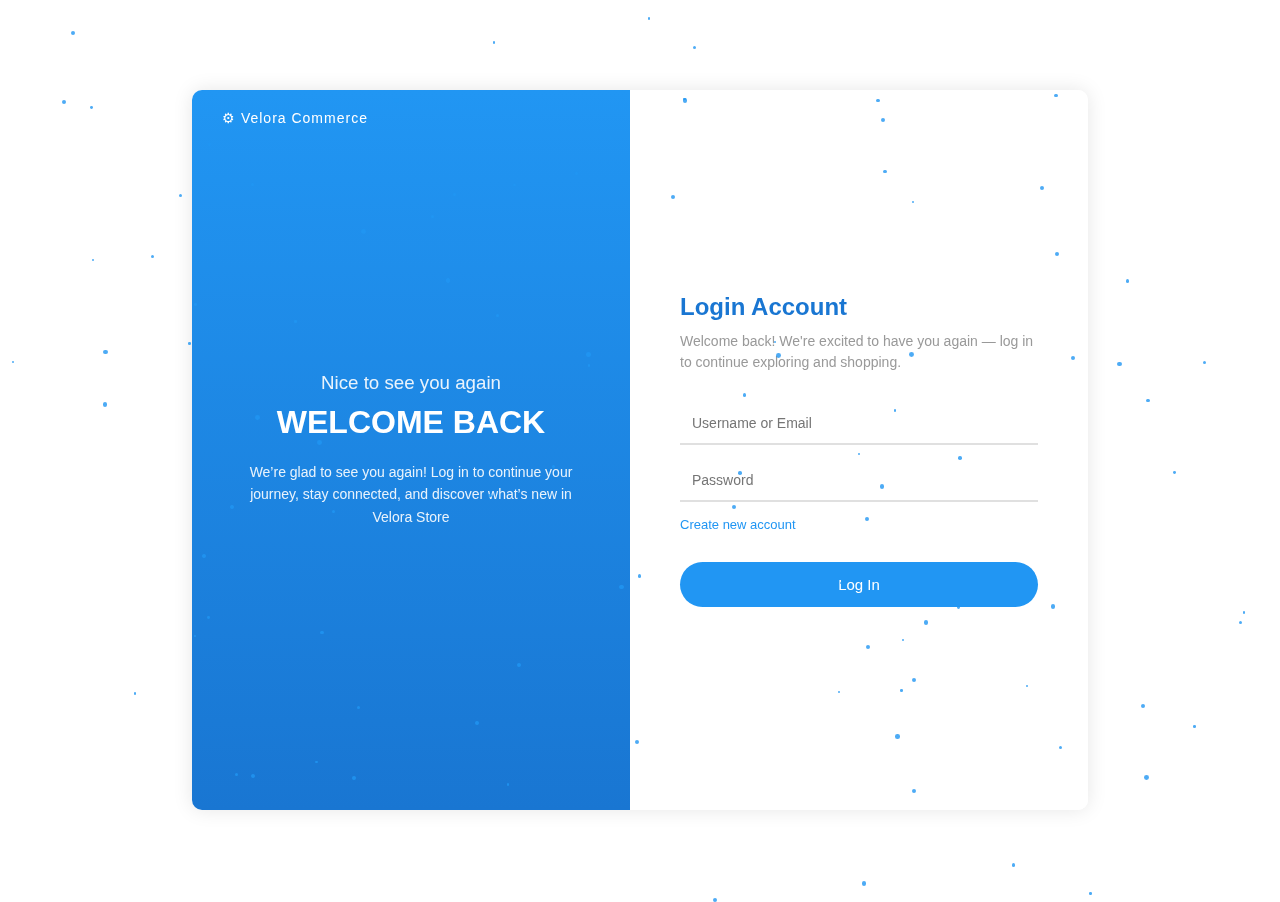
<file: index.html>
<!DOCTYPE html>
<html lang="en">
<head>
  <meta charset="UTF-8" />
  <meta name="viewport" content="width=device-width, initial-scale=1.0" />
  <title> Velora | Login / Signup </title>
    <link rel="icon" type="image/png" href="img/Velora-logo-transparent.png">
<style>
* {
  margin: 0;
  padding: 0;
  box-sizing: border-box;
  font-family: 'Poppins', sans-serif;
}

body {
  height: 100vh;
  display: flex;
  align-items: center;
  justify-content: center;
  background: #ffffff;
  overflow: hidden;
}

.container {
  width: 70%;
  height: 80vh;
  perspective: 1000px;
}

.card {
  width: 100%;
  height: 100%;
  position: relative;
  transform-style: preserve-3d;
  transition: transform 0.8s ease;
  border-radius: 10px;
  box-shadow: 0 0 20px rgba(0,0,0,0.1);
}

.card.flipped {
  transform: rotateY(180deg);
}

.panel {
  position: absolute;
  width: 100%;
  height: 100%;
  backface-visibility: hidden;
  display: flex;
  background: #fff;
  border-radius: 10px;
  overflow: hidden;
}

.left-panel {
  flex: 1;
  background: linear-gradient(180deg, #2196f3, #1976d2);
  color: #fff;
  padding: 60px 40px;
  display: flex;
  flex-direction: column;
  justify-content: center;
  text-align: center;
  position: relative;
}

.left-panel::before {
  content: "";
  position: absolute;
  inset: 0;
  background: url('https://www.transparenttextures.com/patterns/cubes.png');
  opacity: 0.1;
}

.logo {
  position: absolute;
  top: 20px;
  left: 30px;
  font-size: 14px;
  letter-spacing: 1px;
}

.left-panel h3 {
  font-weight: 400;
  margin-bottom: 10px;
  opacity: 0.9;
}

.left-panel h1 {
  font-size: 32px;
  margin-bottom: 20px;
}

.left-panel p {
  font-size: 14px;
  line-height: 1.6;
  opacity: 0.9;
}

.right-panel {
  flex: 1;
  padding: 60px 50px;
  display: flex;
  flex-direction: column;
  justify-content: center;
}

.right-panel h2 {
  color: #1976d2;
  margin-bottom: 10px;
}

.right-panel p {
  color: #999;
  font-size: 14px;
  margin-bottom: 30px;
  line-height: 1.5;
}

form input {
  width: 100%;
  padding: 12px;
  margin-bottom: 15px;
  border: none;
  border-bottom: 2px solid #e0e0e0;
  font-size: 14px;
  transition: 0.3s;
}

form input:focus {
  outline: none;
  border-bottom-color: #2196f3;
}

.options {
  display: flex;
  justify-content: space-between;
  align-items: center;
  font-size: 13px;
  margin-bottom: 30px;
}

.options a {
  text-decoration: none;
  color: #2196f3;
  cursor: pointer;
}

button {
  width: 100%;
  padding: 14px;
  border: none;
  background: #2196f3;
  color: #fff;
  font-size: 15px;
  border-radius: 25px;
  cursor: pointer;
  transition: 0.3s;
}

button:hover {
  background: #1976d2;
}

.back {
  transform: rotateY(180deg);
}

.fade-out {
  opacity: 0;
  transition: opacity 0.7s ease;
}

/* stars */
.star {
  position: absolute;
  background: #2196f3;
  border-radius: 50%;
  opacity: 0.8;
  animation: twinkle 2s infinite ease-in-out alternate;
}

@keyframes twinkle {
  from { opacity: 0.2; transform: scale(0.8); }
  to { opacity: 1; transform: scale(1.2); }
}

/* ==========================
 ========= RESPONSIVE =======
========================== */

/* 💻 Tablets */
@media (max-width: 992px) {
  .container {
    width: 85%;
    height: 85vh;
  }

  .left-panel h1 {
    font-size: 26px;
  }

  .right-panel {
    padding: 40px;
  }

  form input {
    font-size: 13px;
  }

  button {
    padding: 12px;
  }
}

/* 📱 Phones */
@media (max-width: 768px) {
  body {
    overflow-y: auto;
  }

  .container {
    width: 95%;
    height: auto;
  }

  .card {
    min-height: 720px;
    transform-style: preserve-3d;
  }

  /* Panels become vertical */
  .panel {
    flex-direction: column;
  }

  .left-panel, .right-panel {
    flex: none;
    width: 100%;
    height: auto;
    padding: 35px 25px;
    text-align: center;
  }

  .left-panel h1 {
    font-size: 22px;
  }

  .logo {
    left: 50%;
    transform: translateX(-50%);
  }
}

/* 📱 small phones (Galaxy / iPhone mini) */
@media (max-width: 480px) {
  .left-panel h1 {
    font-size: 18px;
  }

  .left-panel p, .right-panel p {
    font-size: 12px;
  }

  button {
    font-size: 14px;
    padding: 12px;
  }

  form input {
    font-size: 12px;
  }
}
</style>
</head>

<body>
  <div class="container">
    <div class="card" id="card">
      
      <!-- واجهة تسجيل الدخول -->
      <div class="panel front">
        <div class="left-panel">
          <div class="logo">⚙ Velora Commerce</div>
          <h3>Nice to see you again</h3>
          <h1>WELCOME BACK</h1>
          <p>We’re glad to see you again! Log in to continue your journey, stay connected, and discover what’s new in Velora Store</p>
        </div>

        <div class="right-panel">
          <h2>Login Account</h2>
          <p>Welcome back! We're excited to have you again — log in to continue exploring and shopping.</p>
          <form id="loginForm">
            <input type="text" id="loginUser" placeholder="Username or Email" required />
            <input type="password" id="loginPass" placeholder="Password" required />
            <div class="options">
              <a id="toSignup">Create new account</a>
            </div>
            <button type="submit">Log In</button>
          </form>
        </div>
      </div>

      <!-- واجهة إنشاء الحساب -->
      <div class="panel back">
        <div class="left-panel">
          <div class="logo">⚙ Velora Commerce</div>
          <h3>Join Our Store</h3>
          <h1>CREATE ACCOUNT</h1>
          <p>Sign up to access your personalized shopping experience, exclusive offers, and more!</p>
        </div>

        <div class="right-panel">
          <h2>Create Account</h2>
          <p>Join Velora today and start exploring amazing deals and products made just for you.</p>
          <form id="signupForm">
            <input type="text" id="signupUser" placeholder="Username" required />
            <input type="email" id="signupEmail" placeholder="Email" required />
            <input type="password" id="signupPass" placeholder="Password (8-15 word)" required />
            <div class="options">
              <a id="toLogin">Already a member? Log in</a>
            </div>
            <button type="submit">Sign Up</button>
          </form>
        </div>
      </div>
    </div>
  </div>

  <script>
    const card = document.getElementById('card');
    const toSignup = document.getElementById('toSignup');
    const toLogin = document.getElementById('toLogin');
    const signupForm = document.getElementById('signupForm');
    const loginForm = document.getElementById('loginForm');

    toSignup.addEventListener('click', () => card.classList.add('flipped'));
    toLogin.addEventListener('click', () => card.classList.remove('flipped'));

    signupForm.addEventListener('submit', (e) => {
      e.preventDefault();

      const username = document.getElementById('signupUser').value.trim();
      const email = document.getElementById('signupEmail').value.trim().toLowerCase();
      const password = document.getElementById('signupPass').value.trim();

      const passRegex = /^[A-Za-z0-9]{8,15}$/;

      const emailRegex = /^[A-Za-z0-9._%+-]+@[A-Za-z0-9.-]+\.[A-Za-z]{2,}$/;

      if (!username || !email || !password) {
        alert("Please fill in all fields!");
        return;
      }

      if (!emailRegex.test(email)) {
        alert("الرجاء إدخال إيميل صحيح مثل: name@gmail.com");
        return;
      }

      if (!passRegex.test(password)) {
        alert("كلمة المرور يجب أن تكون أرقام فقط وطولها بين 8 و15 رقمًا.");
        return;
      }

      const users = JSON.parse(localStorage.getItem('users')) || [];
      const exists = users.find(u => u.username === username || u.email === email);

      if (exists) {
        alert("User already exists!");
        return;
      }

      users.push({ username, email, password });
      localStorage.setItem('users', JSON.stringify(users));

      alert("Account created successfully! Please login.");
      signupForm.reset();
      card.classList.remove('flipped');
    });

    // تسجيل الدخول
    loginForm.addEventListener('submit', (e) => {
      e.preventDefault();

      const username = document.getElementById('loginUser').value.trim().toLowerCase();
      const password = document.getElementById('loginPass').value.trim();

      const users = JSON.parse(localStorage.getItem('users')) || [];

      const validUser = users.find(u =>
        (u.username.toLowerCase() === username || u.email === username) && u.password === password
      );

      if (validUser) {
        card.classList.add('fade-out');
        setTimeout(() => {
          window.location.href = "home.html";
        }, 700);
      } else {
        alert("Invalid username or password!");
      }
    });

    const starCount = 100;
    for (let i = 0; i < starCount; i++) {
      const star = document.createElement('div');
      star.classList.add('star');
      const size = Math.random() * 3 + 2 + 'px';
      star.style.width = size;
      star.style.height = size;
      star.style.top = Math.random() * 100 + '%';
      star.style.left = Math.random() * 100 + '%';
      star.style.animationDelay = Math.random() * 5 + 's';
      document.body.appendChild(star);
    }
  </script>
</body>
</html>
</file>
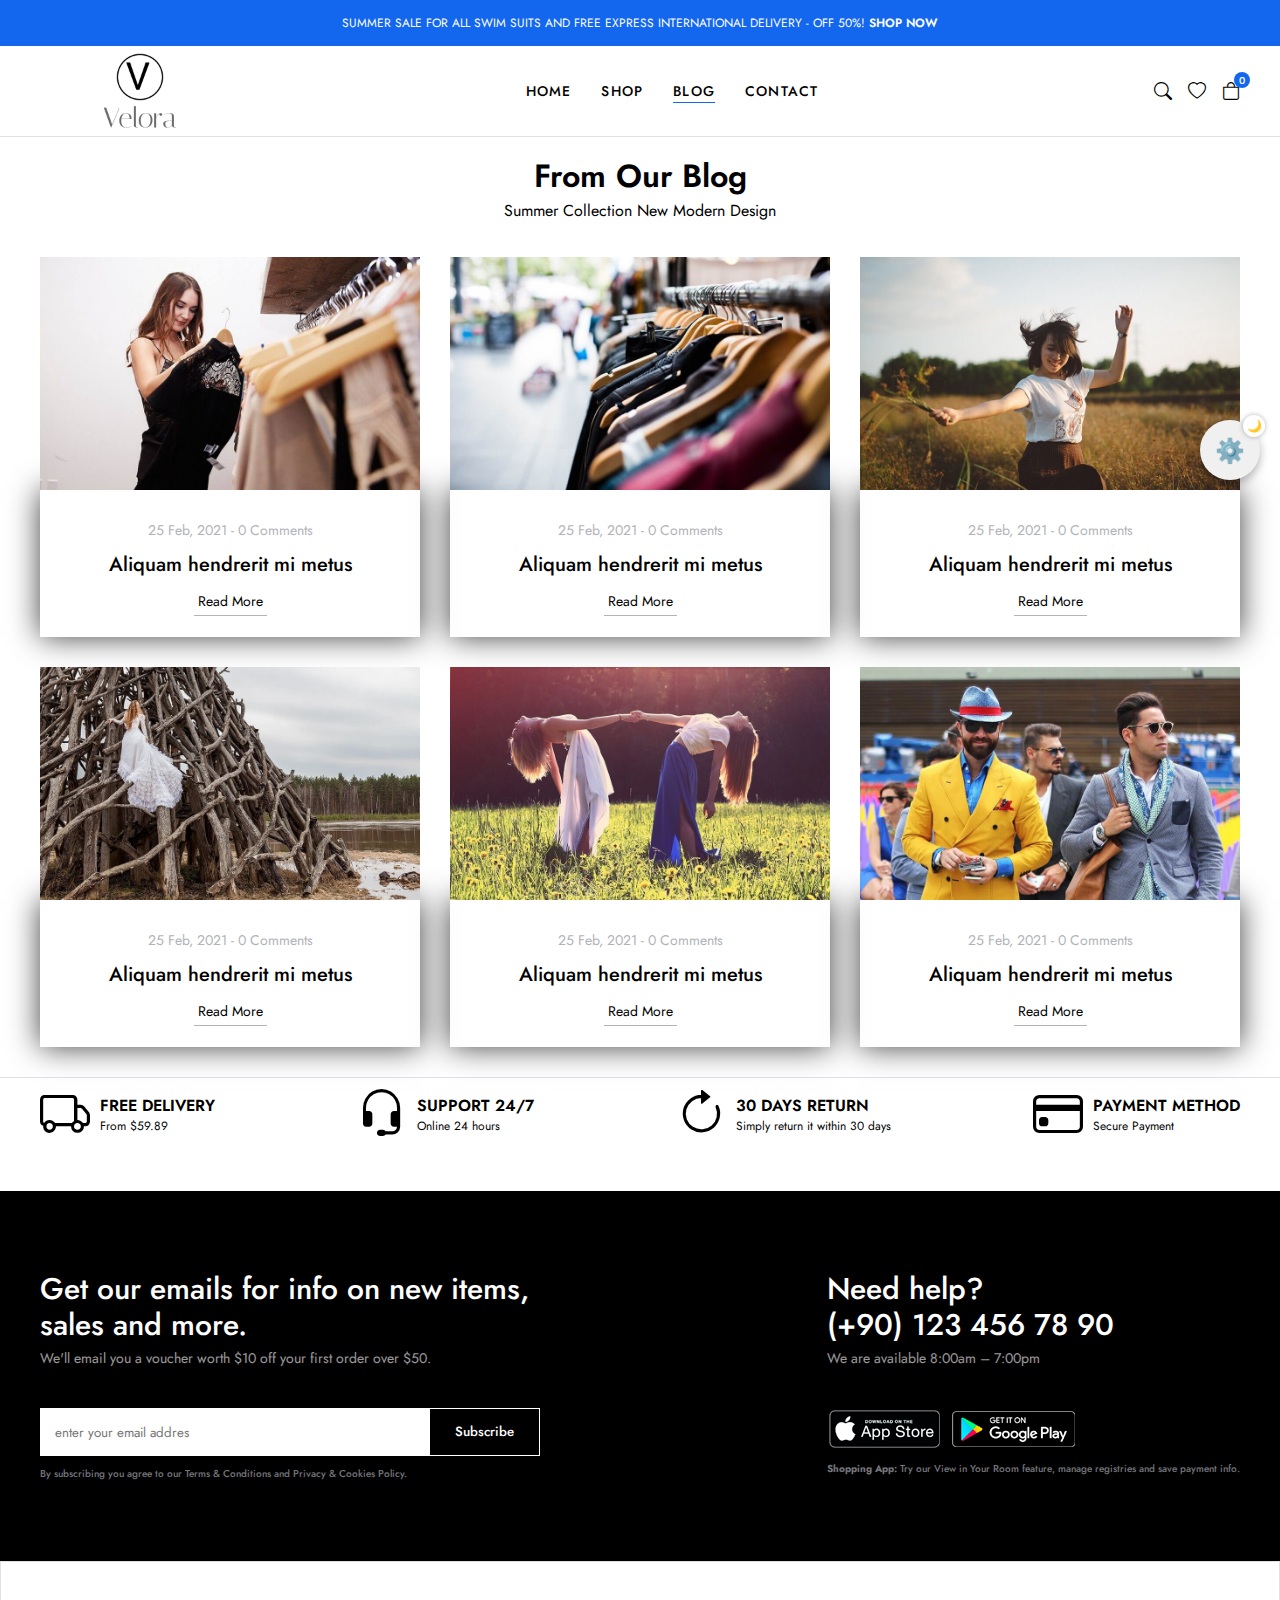
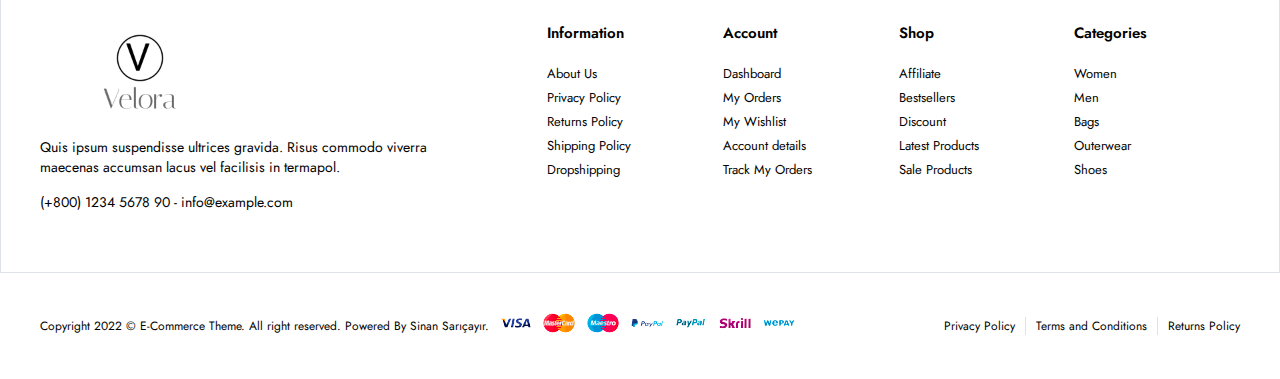
<file: blog.html>
<!DOCTYPE html>
<html lang="en">

<head>
    <meta charset="UTF-8" />
    <meta http-equiv="X-UA-Compatible" content="IE=edge" />
    <meta name="viewport" content="width=device-width, initial-scale=1.0" />
    <!-- !bootstrap icon -->
    <link rel="stylesheet" href="https://cdn.jsdelivr.net/npm/bootstrap-icons@1.10.2/font/bootstrap-icons.css" />
    <link rel="stylesheet" href="css/main.css" />
    <title>E-Commerce | Blog</title>
    <link rel="stylesheet" href="color.css">
    <link rel="icon" type="image/png" href="img/Velora-logo-transparent.png">
</head>

<body>
    <!-- ! header start -->
    <header>
        <div class="global-notification">
            <div class="container">
                <p>
                    SUMMER SALE FOR ALL SWIM SUITS AND FREE EXPRESS INTERNATIONAL
                    DELIVERY - OFF 50%! <a href="shop.html">SHOP NOW</a>
                </p>
            </div>
        </div>
        <div class="header-row">
            <div class="container">
                <div class="header-wrapper">
                    <div class="header-mobile">
                        <i class="bi bi-list" id="btn-menu"></i>
                    </div>
                    <div class="header-left">
                        <a href="home.html" class="logo"><img src="img/Velora-logo-transparent.png" alt=""></a>
                    </div>
                    <div class="header-center" id="sidebar">
                        <nav class="navigation">
                            <ul class="menu-list">
                                <li class="menu-list-item">
                                    <a href="home.html" class="menu-link">Home
                                    </a>
                                </li>
                                <li class="menu-list-item megamenu-wrapper">
                                    <a href="shop.html" class="menu-link">Shop
                                    </a>
                                    <div class="menu-dropdown-wrapper">

                                </li>
                                <li class="menu-list-item">
                                    <a href="blog.html" class="menu-link active">Blog
                                    </a>
                                </li>
                                <li class="menu-list-item">
                                    <a href="contact.html" class="menu-link">Contact</a>
                                </li>
                            </ul>
                        </nav>
                        <i class="bi-x-circle" id="close-sidebar"></i>
                    </div>
                    <div class="header-right">
                        <div class="header-right-links">

                            <button class="search-button">
                                <i class="bi bi-search"></i>
                            </button>
                            <a href="#">
                                <i class="bi bi-heart"></i>
                            </a>
                            <div class="header-cart">
                                <a href="cart.html" class="header-cart-link">
                                    <i class="bi bi-bag"></i>
                                    <span class="header-cart-count">0</span>
                                </a>
                            </div>
                        </div>
                    </div>
                </div>
            </div>
        </div>
    </header>
    <!-- ! header end -->

    <!-- ! modal search start -->
    <div class="modal-search">
        <div class="modal-wrapper">
            <h3 class="modal-title">Search for products</h3>
            <p class="modal-text">
                Start typing to see products you are looking for.
            </p>
            <div class="search">
                <input type="text" placeholder="Search a product" />
                <button><i class="bi bi-search"></i></button>
            </div>
            </form>
            <div class="search-result">
                <div class="search-heading">
                    <h3>RESULT FROM PRODUCT</h3>
                </div>
                <div class="results">

                </div>
            </div>
            <i class="bi bi-x-circle" id="close-modal-search"></i>
        </div>
    </div>
    <!-- ! modal search end -->


    <!-- ! blogs start  -->
    <section class="blogs blog-page">
        <div class="container">
            <div class="section-title">
                <h2>From Our Blog</h2>
                <p>Summer Collection New Modern Design</p>
            </div>
            <ul class="blog-list">
                <li class="blog-item">
                    <a href="single-blog.html" class="blog-image">
                        <img src="img/blogs/blog1.jpg" alt="" />
                    </a>
                    <div class="blog-info">
                        <div class="blog-info-top">
                            <span>25 Feb, 2021</span>
                            -
                            <span>0 Comments</span>
                        </div>
                        <div class="blog-info-center">
                            <a href="#"> Aliquam hendrerit mi metus </a>
                        </div>
                        <div class="blog-info-bottom">
                            <a href="#">Read More</a>
                        </div>
                    </div>
                </li>
                <li class="blog-item">
                    <a href="single-blog2.html" class="blog-image">
                        <img src="img/blogs/blog2.jpg" alt="" />
                    </a>
                    <div class="blog-info">
                        <div class="blog-info-top">
                            <span>25 Feb, 2021</span>
                            -
                            <span>0 Comments</span>
                        </div>
                        <div class="blog-info-center">
                            <a href="#"> Aliquam hendrerit mi metus </a>
                        </div>
                        <div class="blog-info-bottom">
                            <a href="#">Read More</a>
                        </div>
                    </div>
                </li>
                <li class="blog-item">
                    <a href="single-blog3.html" class="blog-image">
                        <img src="img/blogs/blog3.jpg" alt="" />
                    </a>
                    <div class="blog-info">
                        <div class="blog-info-top">
                            <span>25 Feb, 2021</span>
                            -
                            <span>0 Comments</span>
                        </div>
                        <div class="blog-info-center">
                            <a href="#"> Aliquam hendrerit mi metus </a>
                        </div>
                        <div class="blog-info-bottom">
                            <a href="#">Read More</a>
                        </div>
                    </div>
                </li>
                <li class="blog-item">
                    <a href="single-blog4.html" class="blog-image">
                        <img src="img/blogs/blog4.jpg" alt="" />
                    </a>
                    <div class="blog-info">
                        <div class="blog-info-top">
                            <span>25 Feb, 2021</span>
                            -
                            <span>0 Comments</span>
                        </div>
                        <div class="blog-info-center">
                            <a href="#"> Aliquam hendrerit mi metus </a>
                        </div>
                        <div class="blog-info-bottom">
                            <a href="#">Read More</a>
                        </div>
                    </div>
                </li>
                <li class="blog-item">
                    <a href="single-blog5.html" class="blog-image">
                        <img src="img/blogs/blog5.jpg" alt="" />
                    </a>
                    <div class="blog-info">
                        <div class="blog-info-top">
                            <span>25 Feb, 2021</span>
                            -
                            <span>0 Comments</span>
                        </div>
                        <div class="blog-info-center">
                            <a href="#"> Aliquam hendrerit mi metus </a>
                        </div>
                        <div class="blog-info-bottom">
                            <a href="#">Read More</a>
                        </div>
                    </div>
                </li>
                <li class="blog-item">
                    <a href="single-blog6.html" class="blog-image">
                        <img src="img/blogs/blog6.jpg" alt="" />
                    </a>
                    <div class="blog-info">
                        <div class="blog-info-top">
                            <span>25 Feb, 2021</span>
                            -
                            <span>0 Comments</span>
                        </div>
                        <div class="blog-info-center">
                            <a href="#"> Aliquam hendrerit mi metus </a>
                        </div>
                        <div class="blog-info-bottom">
                            <a href="#">Read More</a>
                        </div>
                    </div>
                </li>
            </ul>
        </div>
    </section>
    <!-- ! blogs end -->

    <!-- ! policy start -->
    <section class="policy">
        <div class="container">
            <ul class="policy-list">
                <li class="policy-item">
                    <i class="bi bi-truck"></i>
                    <div class="policy-texts">
                        <strong>FREE DELIVERY</strong>
                        <span>From $59.89</span>
                    </div>
                </li>
                <li class="policy-item">
                    <i class="bi bi-headset"></i>
                    <div class="policy-texts">
                        <strong>SUPPORT 24/7</strong>
                        <span>Online 24 hours</span>
                    </div>
                </li>
                <li class="policy-item">
                    <i class="bi bi-arrow-clockwise"></i>
                    <div class="policy-texts">
                        <strong>30 DAYS RETURN</strong>
                        <span>Simply return it within 30 days</span>
                    </div>
                </li>
                <li class="policy-item">
                    <i class="bi bi-credit-card"></i>
                    <div class="policy-texts">
                        <strong>PAYMENT METHOD</strong>
                        <span>Secure Payment</span>
                    </div>
                </li>
            </ul>
        </div>
    </section>
    <!-- ! policy end -->

    <!-- ! footer start -->
    <section class="footer">
        <div class="subscribe-contact-row">
            <div class="container">
                <div class="subscribe-contact-wrapper">
                    <div class="subscribe-wrapper">
                        <div class="footer-subscribe">
                            <div class="footer-subscribe-top">
                                <h3 class="subscribe-title">
                                    Get our emails for info on new items, sales and more.
                                </h3>
                                <p class="subscribe-desc">
                                    We'll email you a voucher worth $10 off your first order
                                    over $50.
                                </p>
                            </div>
                            <div class="footer-subscribe-bottom">
                                <form>
                                    <input type="text" placeholder="enter your email addres" />
                                    <button class="btn">Subscribe</button>
                                </form>
                                <p class="privacy-text">
                                    By subscribing you agree to our
                                    <a href="#">Terms & Conditions and Privacy & Cookies Policy.</a>
                                </p>
                            </div>
                        </div>
                    </div>
                    <div class="contact-wrapper">
                        <div class="footer-contact-top">
                            <h3 class="contact-title">Need help? <br>
                                (+90) 123 456 78 90
                            </h3>
                            <p class="contact-desc">We are available 8:00am – 7:00pm
                            </p>
                        </div>
                        <div class="footer-contact-bottom">
                            <div class="download-app">
                                <a href="#">
                                    <img src="img/footer/app-store.png" alt="">
                                </a>
                                <a href="#">
                                    <img src="img/footer/google-play.png" alt="">
                                </a>
                            </div>
                            <p class="privacy-text">
                                <strong>Shopping App:</strong> Try our View in Your Room feature, manage registries and
                                save payment
                                info.
                            </p>
                        </div>
                    </div>
                </div>
            </div>
        </div>
        <div class="widgets-row">
            <div class="container">
                <div class="footer-widgets">
                    <div class="brand-info">
                        <div class="footer-logo">
                            <a href="home.html" class="logo"><img src="img/Velora-logo-transparent.png" alt=""></a>
                        </div>
                        <div class="footer-desc">
                            Quis ipsum suspendisse ultrices gravida. Risus commodo viverra maecenas accumsan lacus vel
                            facilisis in
                            termapol.
                        </div>
                        <div class="footer-contact">
                            <p>
                                <a href="tel:123456789">(+800) 1234 5678 90</a> -
                                <a href="mailto:info@example.com">info@example.com</a>
                            </p>
                        </div>
                    </div>
                    <div class="widget-nav-menu">
                        <h4>Information</h4>
                        <ul class="menu-list">
                            <li>
                                <a href="#">About Us</a>
                            </li>
                            <li>
                                <a href="#">Privacy Policy</a>
                            </li>
                            <li>
                                <a href="#">Returns Policy</a>
                            </li>
                            <li>
                                <a href="#">Shipping Policy</a>
                            </li>
                            <li>
                                <a href="#">Dropshipping</a>
                            </li>
                        </ul>
                    </div>
                    <div class="widget-nav-menu">
                        <h4>Account</h4>
                        <ul class="menu-list">
                            <li>
                                <a href="#">Dashboard</a>
                            </li>
                            <li>
                                <a href="#">My Orders</a>
                            </li>
                            <li>
                                <a href="#">My Wishlist</a>
                            </li>
                            <li>
                                <a href="#">Account details</a>
                            </li>
                            <li>
                                <a href="#">Track My Orders</a>
                            </li>
                        </ul>
                    </div>
                    <div class="widget-nav-menu">
                        <h4>Shop</h4>
                        <ul class="menu-list">
                            <li>
                                <a href="#">Affiliate</a>
                            </li>
                            <li>
                                <a href="#">Bestsellers</a>
                            </li>
                            <li>
                                <a href="#">Discount</a>
                            </li>
                            <li>
                                <a href="#">Latest Products</a>
                            </li>
                            <li>
                                <a href="#">Sale Products</a>
                            </li>
                        </ul>
                    </div>
                    <div class="widget-nav-menu">
                        <h4>Categories</h4>
                        <ul class="menu-list">
                            <li>
                                <a href="#">Women</a>
                            </li>
                            <li>
                                <a href="#">Men</a>
                            </li>
                            <li>
                                <a href="#">Bags</a>
                            </li>
                            <li>
                                <a href="#">Outerwear</a>
                            </li>
                            <li>
                                <a href="#">Shoes</a>
                            </li>
                        </ul>
                    </div>
                </div>
            </div>
        </div>
        <div class="copyright-row">
            <div class="copyright-row">
                <div class="container">
                    <div class="footer-copyright">
                        <div class="site-copyright">
                            <p>
                                Copyright 2022 © E-Commerce Theme. All right reserved.
                                Powered By Sinan Sarıçayır.
                            </p>
                        </div>
                        <a href="#">
                            <img src="img/footer/cards.png" alt="">
                        </a>
                        <div class="footer-menu">
                            <ul class="footer-menu-list">
                                <li class="list-item">
                                    <a href="#">Privacy Policy</a>
                                </li>
                                <li class="list-item">
                                    <a href="#">Terms and Conditions</a>
                                </li>
                                <li class="list-item">
                                    <a href="#">Returns Policy</a>
                                </li>
                            </ul>
                        </div>
                    </div>
                </div>
            </div>
        </div>
    </section>
    <!-- ! footer end -->

    <!-- scripts start -->
    <script src="js/main.js" type="module"></script>
    <script src="color.js"></script>
    <!-- scripts end -->
</body>

</html>
</file>
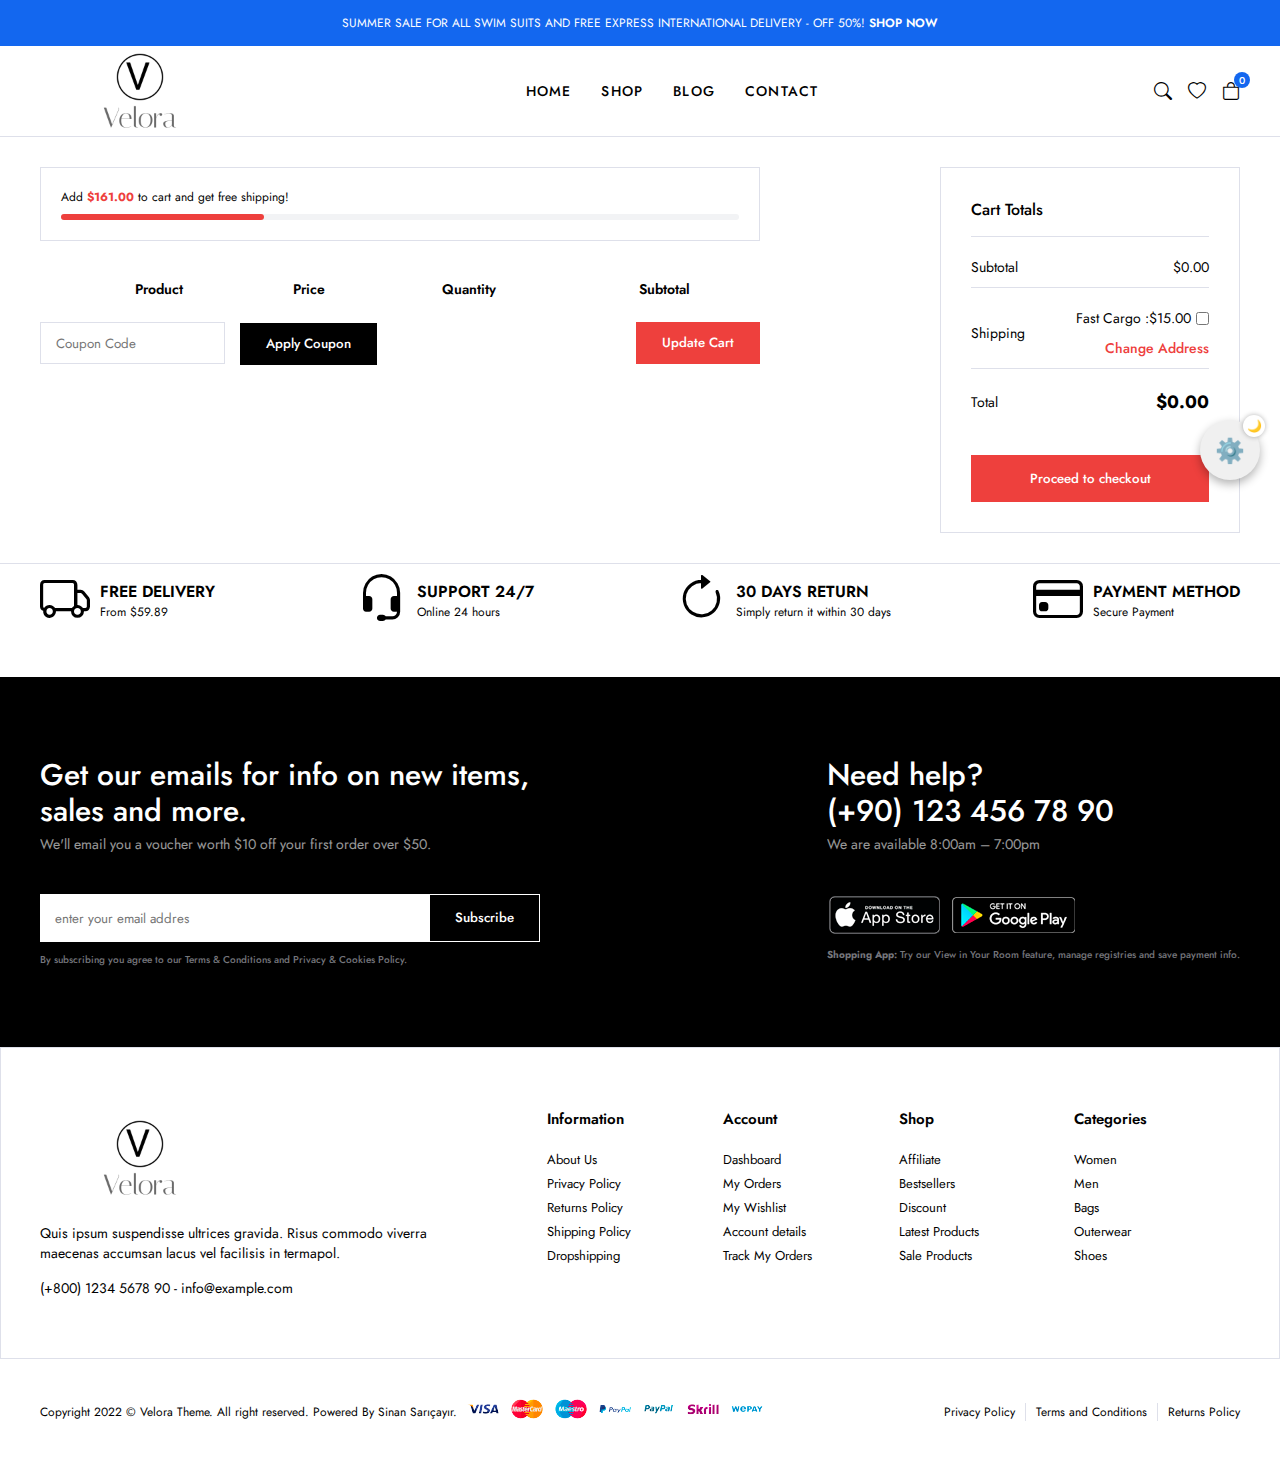
<file: cart.html>
<!DOCTYPE html>
<html lang="en">

<head>
    <meta charset="UTF-8" />
    <meta http-equiv="X-UA-Compatible" content="IE=edge" />
    <meta name="viewport" content="width=device-width, initial-scale=1.0" />
    <!-- !bootstrap icon -->
    <link rel="stylesheet" href="https://cdn.jsdelivr.net/npm/bootstrap-icons@1.10.2/font/bootstrap-icons.css" />
    <link rel="stylesheet" href="css/main.css" />
    <link rel="stylesheet" href="color.css">
    <title>Velora | Cart</title>
    <link rel="icon" type="image/png" href="img/Velora-logo-transparent.png">
</head>

<body>
    <!-- ! header start -->
    <header>
        <div class="global-notification">
            <div class="container">
                <p>
                    SUMMER SALE FOR ALL SWIM SUITS AND FREE EXPRESS INTERNATIONAL
                    DELIVERY - OFF 50%! <a href="shop.html">SHOP NOW</a>
                </p>
            </div>
        </div>
        <div class="header-row">
            <div class="container">
                <div class="header-wrapper">
                    <div class="header-mobile">
                        <i class="bi bi-list" id="btn-menu"></i>
                    </div>
                    <div class="header-left">
                        <a href="home.html" class="logo"><img src="img/Velora-logo-transparent.png" alt=""></a>
                    </div>
                    <div class="header-center" id="sidebar">
                        <nav class="navigation">
                            <ul class="menu-list">
                                <li class="menu-list-item">
                                    <a href="home.html" class="menu-link">Home
                                    </a>
                                    
                                </li>
                                <li class="menu-list-item megamenu-wrapper">
                                    <a href="shop.html" class="menu-link">Shop
                                    </a>
                                    <div class="menu-dropdown-wrapper">
                                        
                                <li class="menu-list-item">
                                    <a href="blog.html" class="menu-link">Blog
                                    </a>
                                </li>
                                <li class="menu-list-item">
                                    <a href="contact.html" class="menu-link">Contact</a>
                                </li>
                            </ul>
                        </nav>
                        <i class="bi-x-circle" id="close-sidebar"></i>
                    </div>
                    <div class="header-right">
                        <div class="header-right-links">

                            <button class="search-button">
                                <i class="bi bi-search"></i>
                            </button>
                            <a href="#">
                                <i class="bi bi-heart"></i>
                            </a>
                            <div class="header-cart">
                                <a href="cart.html" class="header-cart-link">
                                    <i class="bi bi-bag"></i>
                                    <span class="header-cart-count">0</span>
                                </a>
                            </div>
                        </div>
                    </div>
                </div>
            </div>
        </div>
    </header>
    <!-- ! header end -->

    <!-- ! modal search start -->
    <div class="modal-search">
        <div class="modal-wrapper">
            <h3 class="modal-title">Search for products</h3>
            <p class="modal-text">
                Start typing to see products you are looking for.
            </p>
            <div class="search">
                <input type="text" placeholder="Search a product" />
                <button><i class="bi bi-search"></i></button>
            </div>
            </form>
            <div class="search-result">
                <div class="search-heading">
                    <h3>RESULT FROM PRODUCT</h3>
                </div>
                <div class="results">

                </div>
            </div>
            <i class="bi bi-x-circle" id="close-modal-search"></i>
        </div>
    </div>
    <!-- ! modal search end -->



    <!-- ! cart start -->
    <section class="cart-page">
        <div class="container">
            <div class="cart-page-wrapper">
                <form class="cart-form">
                    <div class="free-progress-bar">
                        <p class="progress-bar-title">
                            Add <strong>$161.00</strong> to cart and get free shipping!
                        </p>
                        <div class="progress-bar">
                            <span class="progress"></span>
                        </div>
                    </div>
                    <div class="shop-table-wrapper">
                        <table class="shop-table">
                            <thead>
                                <th class="product-thumbnail">&nbsp;</th>
                                <th class="product-thumbnail">&nbsp;</th>
                                <th class="product-name">Product</th>
                                <th class="product-price">Price</th>
                                <th class="product-quantity">Quantity</th>
                                <th class="product-subtotal">Subtotal</th>
                            </thead>
                            <tbody class="cart-wrapper" id="cart-product">

                            </tbody>
                        </table>
                        <div class="action-wrapper">
                            <div class="coupon">
                                <input type="text" class="input-text" placeholder="Coupon Code">
                                <button class="btn btn-black btn-md">Apply Coupon</button>
                            </div>
                            <div class="update-coupon">
                                <button class="btn btn-red btn-md">Update Cart</button>
                            </div>
                        </div>
                    </div>
                </form>
                <div class="cart-collaterals">
                    <div class="cart-totals">
                        <h2>Cart Totals</h2>
                        <table>
                            <tbody>
                                <tr class="cart-subtotal">
                                    <th>Subtotal</th>
                                    <td>
                                        <span id="subtotal">
                                            $316.00
                                        </span>
                                    </td>
                                </tr>
                                <tr>
                                    <th>Shipping</th>
                                    <td>
                                        <ul>
                                            <li>
                                                <label>
                                                    Fast Cargo :$15.00
                                                    <input type="checkbox" id="fast-cargo">
                                                </label>
                                            </li>
                                            <li>
                                                <a href="#">Change Address</a>
                                            </li>
                                        </ul>
                                    </td>
                                </tr>
                                <tr>
                                    <th>Total</th>
                                    <td>
                                        <strong id="cart-total">$316.00</strong>
                                    </td>
                                </tr>
                            </tbody>
                        </table>
                        <div class="checkout">
                           <a href="payment.html"> <button class="btn btn-lg btn-red">Proceed to checkout</button></a>
                        </div>
                    </div>
                </div>
            </div>
        </div>
    </section>
    <!-- ! cart end -->

    <!-- ! policy start -->
    <section class="policy">
        <div class="container">
            <ul class="policy-list">
                <li class="policy-item">
                    <i class="bi bi-truck"></i>
                    <div class="policy-texts">
                        <strong>FREE DELIVERY</strong>
                        <span>From $59.89</span>
                    </div>
                </li>
                <li class="policy-item">
                    <i class="bi bi-headset"></i>
                    <div class="policy-texts">
                        <strong>SUPPORT 24/7</strong>
                        <span>Online 24 hours</span>
                    </div>
                </li>
                <li class="policy-item">
                    <i class="bi bi-arrow-clockwise"></i>
                    <div class="policy-texts">
                        <strong>30 DAYS RETURN</strong>
                        <span>Simply return it within 30 days</span>
                    </div>
                </li>
                <li class="policy-item">
                    <i class="bi bi-credit-card"></i>
                    <div class="policy-texts">
                        <strong>PAYMENT METHOD</strong>
                        <span>Secure Payment</span>
                    </div>
                </li>
            </ul>
        </div>
    </section>
    <!-- ! policy end -->

    <!-- ! footer start -->
    <section class="footer">
        <div class="subscribe-contact-row">
            <div class="container">
                <div class="subscribe-contact-wrapper">
                    <div class="subscribe-wrapper">
                        <div class="footer-subscribe">
                            <div class="footer-subscribe-top">
                                <h3 class="subscribe-title">
                                    Get our emails for info on new items, sales and more.
                                </h3>
                                <p class="subscribe-desc">
                                    We'll email you a voucher worth $10 off your first order
                                    over $50.
                                </p>
                            </div>
                            <div class="footer-subscribe-bottom">
                                <form>
                                    <input type="text" placeholder="enter your email addres" />
                                    <button class="btn">Subscribe</button>
                                </form>
                                <p class="privacy-text">
                                    By subscribing you agree to our
                                    <a href="#">Terms & Conditions and Privacy & Cookies Policy.</a>
                                </p>
                            </div>
                        </div>
                    </div>
                    <div class="contact-wrapper">
                        <div class="footer-contact-top">
                            <h3 class="contact-title">Need help? <br>
                                (+90) 123 456 78 90
                            </h3>
                            <p class="contact-desc">We are available 8:00am – 7:00pm
                            </p>
                        </div>
                        <div class="footer-contact-bottom">
                            <div class="download-app">
                                <a href="#">
                                    <img src="img/footer/app-store.png" alt="">
                                </a>
                                <a href="#">
                                    <img src="img/footer/google-play.png" alt="">
                                </a>
                            </div>
                            <p class="privacy-text">
                                <strong>Shopping App:</strong> Try our View in Your Room feature, manage registries and
                                save payment
                                info.
                            </p>
                        </div>
                    </div>
                </div>
            </div>
        </div>
        <div class="widgets-row">
            <div class="container">
                <div class="footer-widgets">
                    <div class="brand-info">
                        <div class="footer-logo">
                            <a href="home.html" class="logo"><img src="img/Velora-logo-transparent.png" alt=""></a>
                        </div>
                        <div class="footer-desc">
                            Quis ipsum suspendisse ultrices gravida. Risus commodo viverra maecenas accumsan lacus vel
                            facilisis in
                            termapol.
                        </div>
                        <div class="footer-contact">
                            <p>
                                <a href="tel:123456789">(+800) 1234 5678 90</a> -
                                <a href="mailto:info@example.com">info@example.com</a>
                            </p>
                        </div>
                    </div>
                    <div class="widget-nav-menu">
                        <h4>Information</h4>
                        <ul class="menu-list">
                            <li>
                                <a href="#">About Us</a>
                            </li>
                            <li>
                                <a href="#">Privacy Policy</a>
                            </li>
                            <li>
                                <a href="#">Returns Policy</a>
                            </li>
                            <li>
                                <a href="#">Shipping Policy</a>
                            </li>
                            <li>
                                <a href="#">Dropshipping</a>
                            </li>
                        </ul>
                    </div>
                    <div class="widget-nav-menu">
                        <h4>Account</h4>
                        <ul class="menu-list">
                            <li>
                                <a href="#">Dashboard</a>
                            </li>
                            <li>
                                <a href="#">My Orders</a>
                            </li>
                            <li>
                                <a href="#">My Wishlist</a>
                            </li>
                            <li>
                                <a href="#">Account details</a>
                            </li>
                            <li>
                                <a href="#">Track My Orders</a>
                            </li>
                        </ul>
                    </div>
                    <div class="widget-nav-menu">
                        <h4>Shop</h4>
                        <ul class="menu-list">
                            <li>
                                <a href="#">Affiliate</a>
                            </li>
                            <li>
                                <a href="#">Bestsellers</a>
                            </li>
                            <li>
                                <a href="#">Discount</a>
                            </li>
                            <li>
                                <a href="#">Latest Products</a>
                            </li>
                            <li>
                                <a href="#">Sale Products</a>
                            </li>
                        </ul>
                    </div>
                    <div class="widget-nav-menu">
                        <h4>Categories</h4>
                        <ul class="menu-list">
                            <li>
                                <a href="#">Women</a>
                            </li>
                            <li>
                                <a href="#">Men</a>
                            </li>
                            <li>
                                <a href="#">Bags</a>
                            </li>
                            <li>
                                <a href="#">Outerwear</a>
                            </li>
                            <li>
                                <a href="#">Shoes</a>
                            </li>
                        </ul>
                    </div>
                </div>
            </div>
        </div>
        <div class="copyright-row">
            <div class="copyright-row">
                <div class="container">
                    <div class="footer-copyright">
                        <div class="site-copyright">
                            <p>
                                Copyright 2022 © Velora Theme. All right reserved.
                                Powered By Sinan Sarıçayır.
                            </p>
                        </div>
                        <a href="#">
                            <img src="img/footer/cards.png" alt="">
                        </a>
                        <div class="footer-menu">
                            <ul class="footer-menu-list">
                                <li class="list-item">
                                    <a href="#">Privacy Policy</a>
                                </li>
                                <li class="list-item">
                                    <a href="#">Terms and Conditions</a>
                                </li>
                                <li class="list-item">
                                    <a href="#">Returns Policy</a>
                                </li>
                            </ul>
                        </div>
                    </div>
                </div>
            </div>
        </div>
    </section>
    <!-- ! footer end -->

    <!-- scripts start -->
    <script src="js/main.js" type="module"></script>
    <script src="color.js"></script>
    <script src="js/cart.js"></script>
    <!-- scripts end -->

</body>

</html>
</file>
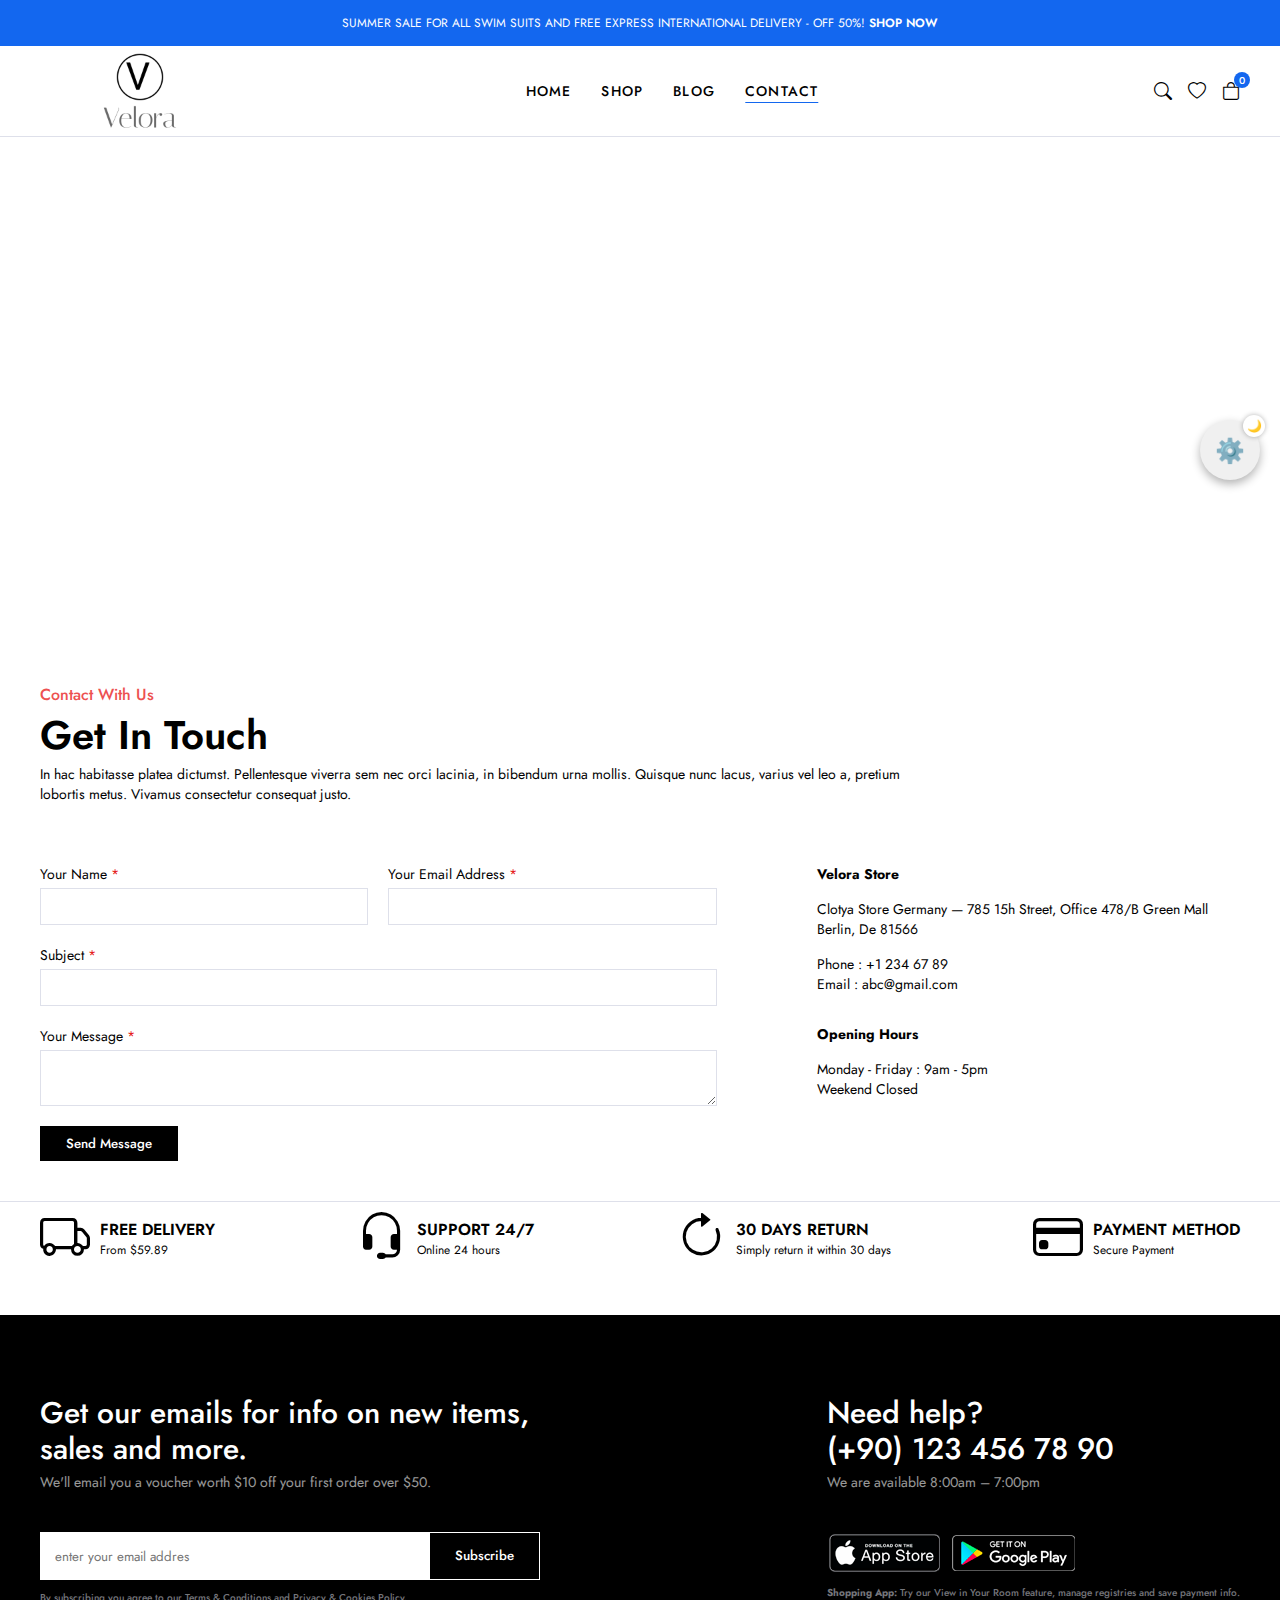
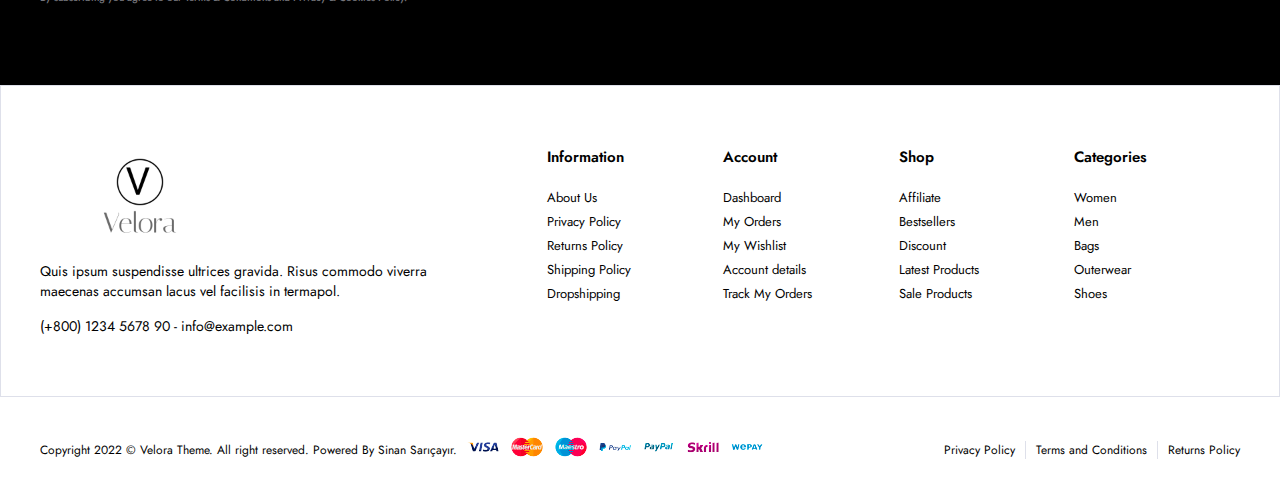
<file: contact.html>
<!DOCTYPE html>
<html lang="en">

<head>
    <meta charset="UTF-8" />
    <meta http-equiv="X-UA-Compatible" content="IE=edge" />
    <meta name="viewport" content="width=device-width, initial-scale=1.0" />
    <!-- !bootstrap icon -->
    <link rel="stylesheet" href="https://cdn.jsdelivr.net/npm/bootstrap-icons@1.10.2/font/bootstrap-icons.css" />
    <link rel="stylesheet" href="css/main.css" />
    <link rel="stylesheet" href="color.css">
    <title>Velora | Contact</title>
    <link rel="icon" type="image/png" href="img/Velora-logo-transparent.png">

</head>

<body>
    <!-- ! header start -->
    <header>
        <div class="global-notification">
            <div class="container">
                <p>
                    SUMMER SALE FOR ALL SWIM SUITS AND FREE EXPRESS INTERNATIONAL
                    DELIVERY - OFF 50%! <a href="shop.html">SHOP NOW</a>
                </p>
            </div>
        </div>
        <div class="header-row">
            <div class="container">
                <div class="header-wrapper">
                    <div class="header-mobile">
                        <i class="bi bi-list" id="btn-menu"></i>
                    </div>
                    <div class="header-left">
                       <a href="home.html" class="logo"><img src="img/Velora-logo-transparent.png" alt=""></a>
                    </div>
                    <div class="header-center" id="sidebar">
                        <nav class="navigation">
                            <ul class="menu-list">
                                <li class="menu-list-item">
                                    <a href="home.html" class="menu-link">Home
                                    </a>
                                    
                                </li>
                                <li class="menu-list-item megamenu-wrapper">
                                    <a href="shop.html" class="menu-link">Shop
                                    </a>
                                    <div class="menu-dropdown-wrapper">
                                        
                                </li>
                                <li class="menu-list-item">
                                    <a href="blog.html" class="menu-link">Blog
                                    </a>
                                </li>
                                <li class="menu-list-item">
                                    <a href="contact.html" class="menu-link active">Contact</a>
                                </li>
                            </ul>
                        </nav>
                        <i class="bi-x-circle" id="close-sidebar"></i>
                    </div>
                    <div class="header-right">
                        <div class="header-right-links">
                            
                            <button class="search-button">
                                <i class="bi bi-search"></i>
                            </button>
                            <a href="#">
                                <i class="bi bi-heart"></i>
                            </a>
                            <div class="header-cart">
                                <a href="cart.html" class="header-cart-link">
                                    <i class="bi bi-bag"></i>
                                    <span class="header-cart-count">0</span>
                                </a>
                            </div>
                        </div>
                    </div>
                </div>
            </div>
        </div>
    </header>
    <!-- ! header end -->

    <!-- ! modal search start -->
    <div class="modal-search">
        <div class="modal-wrapper">
            <h3 class="modal-title">Search for products</h3>
            <p class="modal-text">
                Start typing to see products you are looking for.
            </p>
            <div class="search">
                <input type="text" placeholder="Search a product" />
                <button><i class="bi bi-search"></i></button>
            </div>
            </form>
            <div class="search-result">
                <div class="search-heading">
                    <h3>RESULT FROM PRODUCT</h3>
                </div>
                <div class="results">

                </div>
            </div>
            <i class="bi bi-x-circle" id="close-modal-search"></i>
        </div>
    </div>
    <!-- ! modal search end -->

 

    <!-- ! contact start -->
    <sectione class="contact">
        <div class="contact-top">
            <div class="contact-map">
                <iframe
                    src="https://www.google.com/maps/embed?pb=!1m18!1m12!1m3!1d31144.242476092615!2d31.150282424477087!3d29.00673097418423!2m3!1f0!2f0!3f0!3m2!1i1024!2i768!4f13.1!3m3!1m2!1s0x145a248a46491f73%3A0x53e343fbbdfc8196!2s2552%2BRVG%2C%20New%20Bani%20Suef%20City%2C%20New%20Bani%20Suef%2C%20Beni%20Suef%20Governorate%202732004!5e0!3m2!1sen!2seg!4v1760690143189!5m2!1sen!2seg"
                    width="100%" height="500" style="border:0;" allowfullscreen="" loading="lazy"
                    referrerpolicy="no-referrer-when-downgrade"></iframe>
            </div>
        </div>
        <div class="contact-bottom">
            <div class="container">
                <div class="contact-texts">
                    <h4>Contact With Us</h4>
                    <h2>Get In Touch</h2>
                    <p>In hac habitasse platea dictumst. Pellentesque viverra sem nec orci lacinia, in bibendum urna
                        mollis.
                        Quisque nunc lacus, varius vel leo a, pretium lobortis metus. Vivamus consectetur consequat
                        justo.
                    </p>
                </div>
                <div class="contact-elements">
                    <form class="contact-form">
                        <div>
                            <label for="">Your Name
                                <span>*</span>
                            </label>
                            <input type="text" required>
                        </div>
                        <div>
                            <label for="">Your Email Address
                                <span>*</span>
                            </label>
                            <input type="email" required>
                        </div>
                        <div>
                            <label for="">Subject
                                <span>*</span>
                            </label>
                            <input type="text" required>
                        </div>
                        <div>
                            <label for="">Your Message
                                <span>*</span>
                            </label>
                            <textarea required></textarea>
                        </div>
                        <button class="btn btn-sm form-button   ">Send Message</button>
                    </form>
                    <div class="contact-info">
                        <div class="contact-info-item">
                            <strong>Velora Store</strong>
                            <p class="contact-streets">Clotya Store Germany — 785 15h Street, Office 478/B Green Mall
                                Berlin, De 81566</p>
                            <div class="contact-informations">
                                <a href="tel:+123456789">Phone : +1 234 67 89</a>
                                <a href="mailto:abc@gmail.com">Email : abc@gmail.com</a>
                            </div>
                        </div>
                        <div class="contact-info-item">
                            <strong>Opening Hours</strong>
                            <p class="contact-date">Monday - Friday : 9am - 5pm</p>
                            <p>Weekend Closed</p>
                        </div>
                    </div>
                </div>
            </div>
        </div>
    </sectione>
    <!-- ! contact end -->

    <!-- ! policy start -->
    <section class="policy">
        <div class="container">
            <ul class="policy-list">
                <li class="policy-item">
                    <i class="bi bi-truck"></i>
                    <div class="policy-texts">
                        <strong>FREE DELIVERY</strong>
                        <span>From $59.89</span>
                    </div>
                </li>
                <li class="policy-item">
                    <i class="bi bi-headset"></i>
                    <div class="policy-texts">
                        <strong>SUPPORT 24/7</strong>
                        <span>Online 24 hours</span>
                    </div>
                </li>
                <li class="policy-item">
                    <i class="bi bi-arrow-clockwise"></i>
                    <div class="policy-texts">
                        <strong>30 DAYS RETURN</strong>
                        <span>Simply return it within 30 days</span>
                    </div>
                </li>
                <li class="policy-item">
                    <i class="bi bi-credit-card"></i>
                    <div class="policy-texts">
                        <strong>PAYMENT METHOD</strong>
                        <span>Secure Payment</span>
                    </div>
                </li>
            </ul>
        </div>
    </section>
    <!-- ! policy end -->

    <!-- ! footer start -->
    <section class="footer">
        <div class="subscribe-contact-row">
            <div class="container">
                <div class="subscribe-contact-wrapper">
                    <div class="subscribe-wrapper">
                        <div class="footer-subscribe">
                            <div class="footer-subscribe-top">
                                <h3 class="subscribe-title">
                                    Get our emails for info on new items, sales and more.
                                </h3>
                                <p class="subscribe-desc">
                                    We'll email you a voucher worth $10 off your first order
                                    over $50.
                                </p>
                            </div>
                            <div class="footer-subscribe-bottom">
                                <form>
                                    <input type="text" placeholder="enter your email addres" />
                                    <button class="btn">Subscribe</button>
                                </form>
                                <p class="privacy-text">
                                    By subscribing you agree to our
                                    <a href="#">Terms & Conditions and Privacy & Cookies Policy.</a>
                                </p>
                            </div>
                        </div>
                    </div>
                    <div class="contact-wrapper">
                        <div class="footer-contact-top">
                            <h3 class="contact-title">Need help? <br>
                                (+90) 123 456 78 90
                            </h3>
                            <p class="contact-desc">We are available 8:00am – 7:00pm
                            </p>
                        </div>
                        <div class="footer-contact-bottom">
                            <div class="download-app">
                                <a href="#">
                                    <img src="img/footer/app-store.png" alt="">
                                </a>
                                <a href="#">
                                    <img src="img/footer/google-play.png" alt="">
                                </a>
                            </div>
                            <p class="privacy-text">
                                <strong>Shopping App:</strong> Try our View in Your Room feature, manage registries and
                                save payment
                                info.
                            </p>
                        </div>
                    </div>
                </div>
            </div>
        </div>
        <div class="widgets-row">
            <div class="container">
                <div class="footer-widgets">
                    <div class="brand-info">
                        <div class="footer-logo">
                            <a href="home.html" class="logo"><img src="img/Velora-logo-transparent.png" alt=""></a>
                        </div>
                        <div class="footer-desc">
                            Quis ipsum suspendisse ultrices gravida. Risus commodo viverra maecenas accumsan lacus vel
                            facilisis in
                            termapol.
                        </div>
                        <div class="footer-contact">
                            <p>
                                <a href="tel:123456789">(+800) 1234 5678 90</a> -
                                <a href="mailto:info@example.com">info@example.com</a>
                            </p>
                        </div>
                    </div>
                    <div class="widget-nav-menu">
                        <h4>Information</h4>
                        <ul class="menu-list">
                            <li>
                                <a href="#">About Us</a>
                            </li>
                            <li>
                                <a href="#">Privacy Policy</a>
                            </li>
                            <li>
                                <a href="#">Returns Policy</a>
                            </li>
                            <li>
                                <a href="#">Shipping Policy</a>
                            </li>
                            <li>
                                <a href="#">Dropshipping</a>
                            </li>
                        </ul>
                    </div>
                    <div class="widget-nav-menu">
                        <h4>Account</h4>
                        <ul class="menu-list">
                            <li>
                                <a href="#">Dashboard</a>
                            </li>
                            <li>
                                <a href="#">My Orders</a>
                            </li>
                            <li>
                                <a href="#">My Wishlist</a>
                            </li>
                            <li>
                                <a href="#">Account details</a>
                            </li>
                            <li>
                                <a href="#">Track My Orders</a>
                            </li>
                        </ul>
                    </div>
                    <div class="widget-nav-menu">
                        <h4>Shop</h4>
                        <ul class="menu-list">
                            <li>
                                <a href="#">Affiliate</a>
                            </li>
                            <li>
                                <a href="#">Bestsellers</a>
                            </li>
                            <li>
                                <a href="#">Discount</a>
                            </li>
                            <li>
                                <a href="#">Latest Products</a>
                            </li>
                            <li>
                                <a href="#">Sale Products</a>
                            </li>
                        </ul>
                    </div>
                    <div class="widget-nav-menu">
                        <h4>Categories</h4>
                        <ul class="menu-list">
                            <li>
                                <a href="#">Women</a>
                            </li>
                            <li>
                                <a href="#">Men</a>
                            </li>
                            <li>
                                <a href="#">Bags</a>
                            </li>
                            <li>
                                <a href="#">Outerwear</a>
                            </li>
                            <li>
                                <a href="#">Shoes</a>
                            </li>
                        </ul>
                    </div>
                </div>
            </div>
        </div>
        <div class="copyright-row">
            <div class="copyright-row">
                <div class="container">
                    <div class="footer-copyright">
                        <div class="site-copyright">
                            <p>
                                Copyright 2022 © Velora Theme. All right reserved.
                                Powered By Sinan Sarıçayır.
                            </p>
                        </div>
                        <a href="#">
                            <img src="img/footer/cards.png" alt="">
                        </a>
                        <div class="footer-menu">
                            <ul class="footer-menu-list">
                                <li class="list-item">
                                    <a href="#">Privacy Policy</a>
                                </li>
                                <li class="list-item">
                                    <a href="#">Terms and Conditions</a>
                                </li>
                                <li class="list-item">
                                    <a href="#">Returns Policy</a>
                                </li>
                            </ul>
                        </div>
                    </div>
                </div>
            </div>
        </div>
    </section>
    <!-- ! footer end -->

    <!-- scripts start -->
    <script src="js/main.js" type="module"></script>
    <script src="color.js"></script>
    <!-- scripts end -->
</body>

</html>
</file>
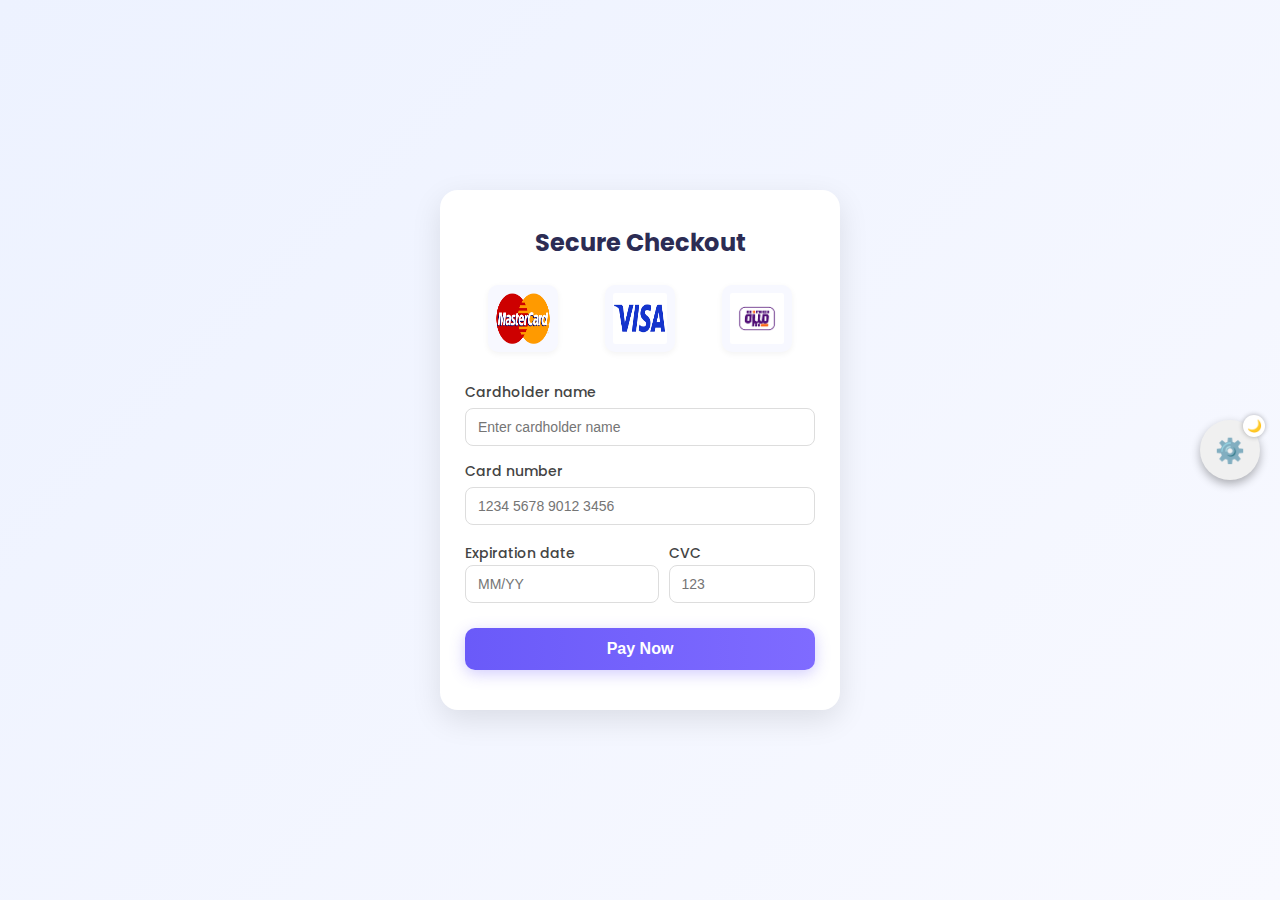
<file: payment.html>
<!DOCTYPE html>
<html lang="en">
<head>
  <meta charset="UTF-8" />
  <meta name="viewport" content="width=device-width, initial-scale=1.0" />
  <title>Velora | payment</title>  
  <link rel="stylesheet" href="color.css">  
  <link rel="icon" type="image/png" href="img/Velora-logo-transparent.png">
  <style>
    @import url('https://fonts.googleapis.com/css2?family=Poppins:wght@400;500;600;700&display=swap');

    * {
      box-sizing: border-box;
      margin: 0;
      padding: 0;
    }

    body {
      font-family: 'Poppins', sans-serif;
      background: linear-gradient(135deg, #edf2ff, #f8f9ff);
      min-height: 100vh;
      display: flex;
      justify-content: center;
      align-items: center;
      padding: 20px;
    }

    .checkout-container {
      background: #fff;
      width: 100%;
      max-width: 400px;
      border-radius: 18px;
      box-shadow: 0 10px 30px rgba(0, 0, 0, 0.1);
      padding: 35px 25px 40px;
      animation: fadeIn 0.9s ease-in-out;
      transition: all 0.3s ease;
    }

    @keyframes fadeIn {
      from { opacity: 0; transform: translateY(-20px); }
      to { opacity: 1; transform: translateY(0); }
    }

    h2 {
      font-size: 24px;
      font-weight: 700;
      color: #2c2c54;
      margin-bottom: 20px;
      text-align: center;
    }

    .payment-logos {
      display: flex;
      justify-content: space-around;
      flex-wrap: wrap;
      margin-bottom: 25px;
    }

    .payment-logos img {
      width: 70px;
      height: auto;
      margin: 5px;
      background: #f7f8ff;
      border-radius: 10px;
      padding: 8px;
      transition: transform 0.3s ease, box-shadow 0.3s ease;
      box-shadow: 0 2px 6px rgba(0,0,0,0.05);
    }

    .payment-logos img:hover {
      transform: translateY(-5px);
      box-shadow: 0 5px 12px rgba(0,0,0,0.1);
    }

    form {
      display: flex;
      flex-direction: column;
    }

    label {
      font-size: 14px;
      color: #444;
      margin-bottom: 5px;
      font-weight: 500;
    }

    input {
      width: 100%;
      padding: 10px 12px;
      border: 1px solid #ddd;
      border-radius: 8px;
      font-size: 14px;
      margin-bottom: 15px;
      transition: all 0.3s ease;
    }

    input:focus {
      outline: none;
      border-color: #6a5af9;
      box-shadow: 0 0 8px rgba(106, 90, 249, 0.3);
    }

    .row {
      display: flex;
      gap: 10px;
    }

    .pay-btn {
      background: linear-gradient(90deg, #6a5af9, #7f6bff);
      color: white;
      border: none;
      padding: 12px;
      border-radius: 10px;
      font-size: 16px;
      font-weight: 600;
      cursor: pointer;
      margin-top: 10px;
      box-shadow: 0 4px 15px rgba(106, 90, 249, 0.3);
      transition: transform 0.3s ease, box-shadow 0.3s ease;
    }

    .pay-btn:hover {
      transform: translateY(-2px);
      box-shadow: 0 6px 18px rgba(106, 90, 249, 0.4);
    }

    .pay-btn:active {
      transform: scale(0.98);
    }

    .success {
      text-align: center;
      color: #28a745;
      font-weight: 600;
      margin-top: 15px;
      display: none;
      animation: fadeIn 0.5s ease;
    }

    @media (max-width: 500px) {
      .checkout-container {
        padding: 25px;
      }
      h2 {
        font-size: 20px;
      }
      .payment-logos img {
        width: 60px;
      }
    }
  </style>
</head>
<body>
  <div class="checkout-container">
    <h2>Secure Checkout</h2>

    <div class="payment-logos">
      <img src="img/payment/MasterCard_Logo.svg.png" alt="Mastercard">
      <img src="img/payment/images.png" alt="Visa">
      <img src="img/payment/meeza.png" alt="Mezaa">
    </div>

    <form id="paymentForm">
      <label>Cardholder name</label>
      <input type="text" id="name" placeholder="Enter cardholder name" required>

      <label>Card number</label>
      <input type="text" id="card" placeholder="1234 5678 9012 3456" maxlength="19" required>

      <div class="row">
        <div>
          <label>Expiration date</label>
          <input type="text" id="exp" placeholder="MM/YY" maxlength="5" required>
        </div>
        <div>
          <label>CVC</label>
          <input type="text" id="cvc" placeholder="123" maxlength="3" required>
        </div>
      </div>

      <button type="submit" class="pay-btn">Pay Now</button>
      <div class="success" id="successMsg">✅ Payment Successful!</div>
    </form>
  </div>
  <script src="color.js"></script>
</body>
</html>
</file>
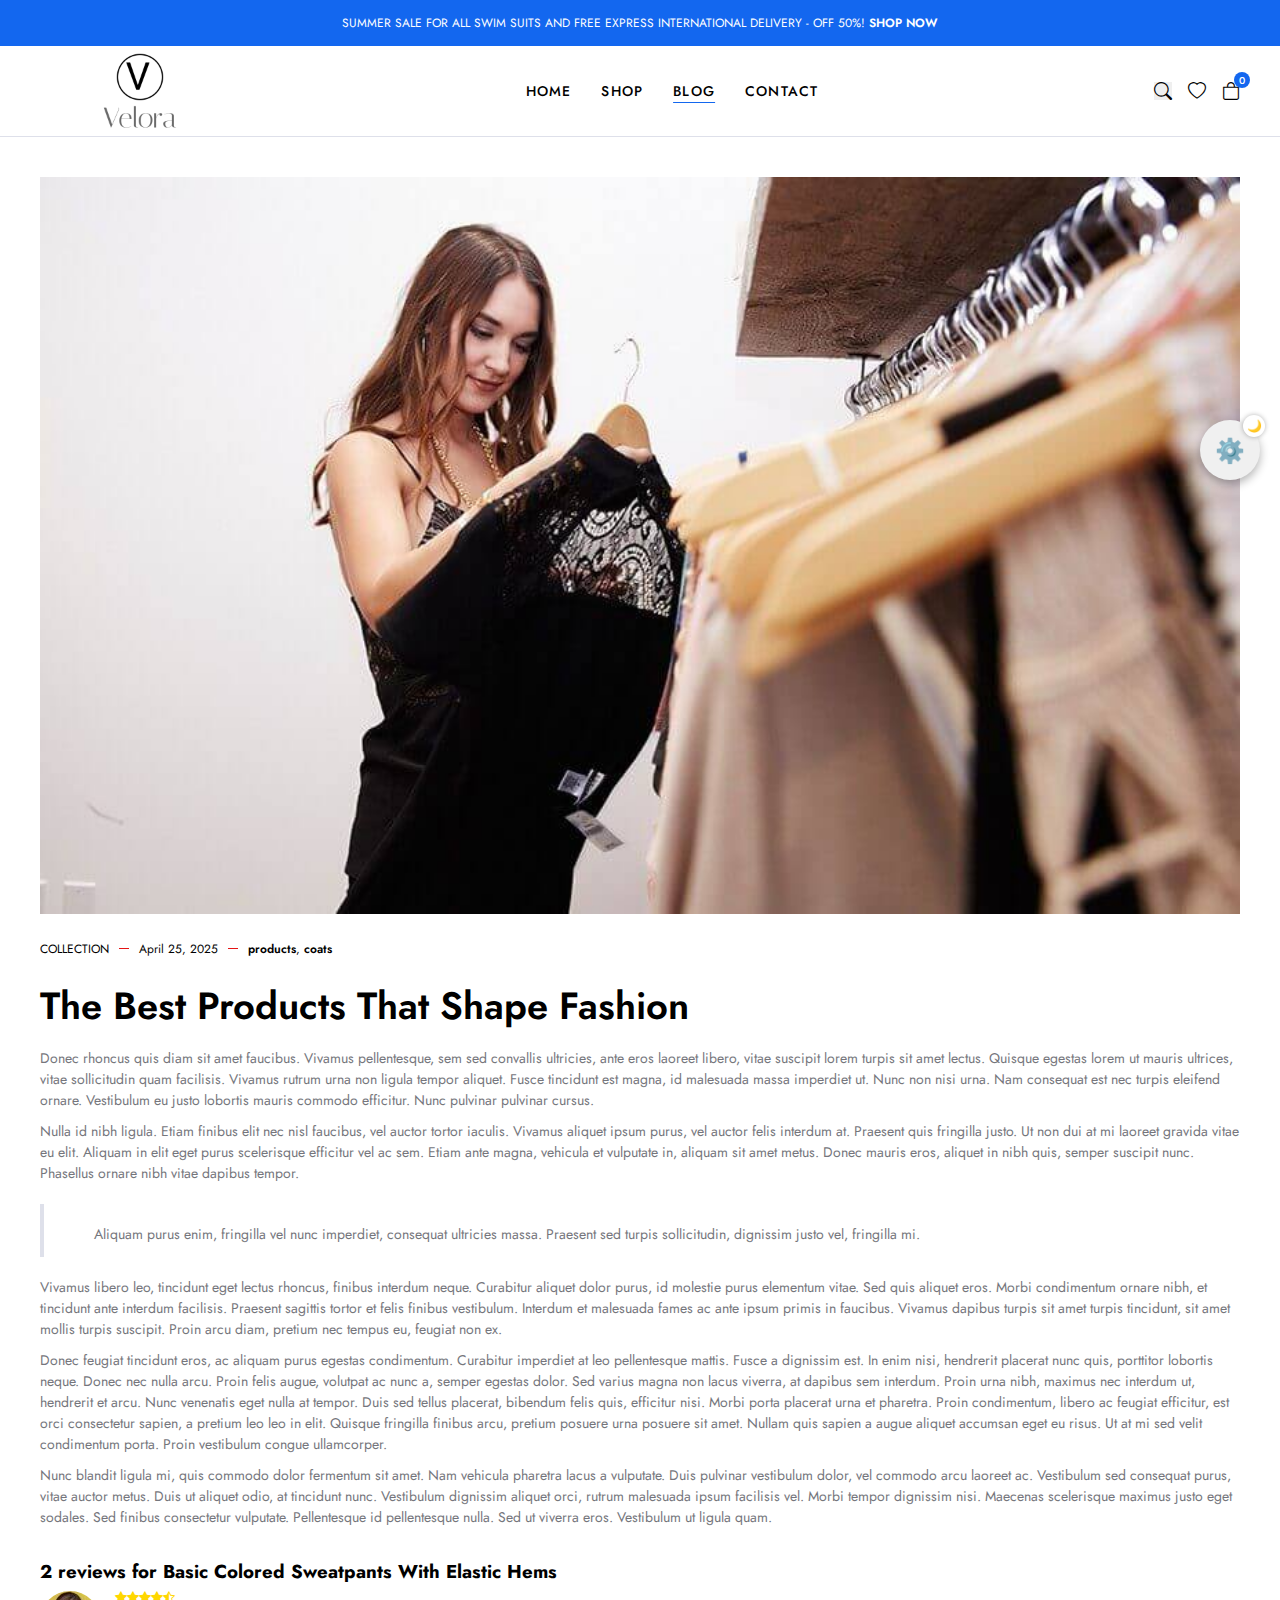
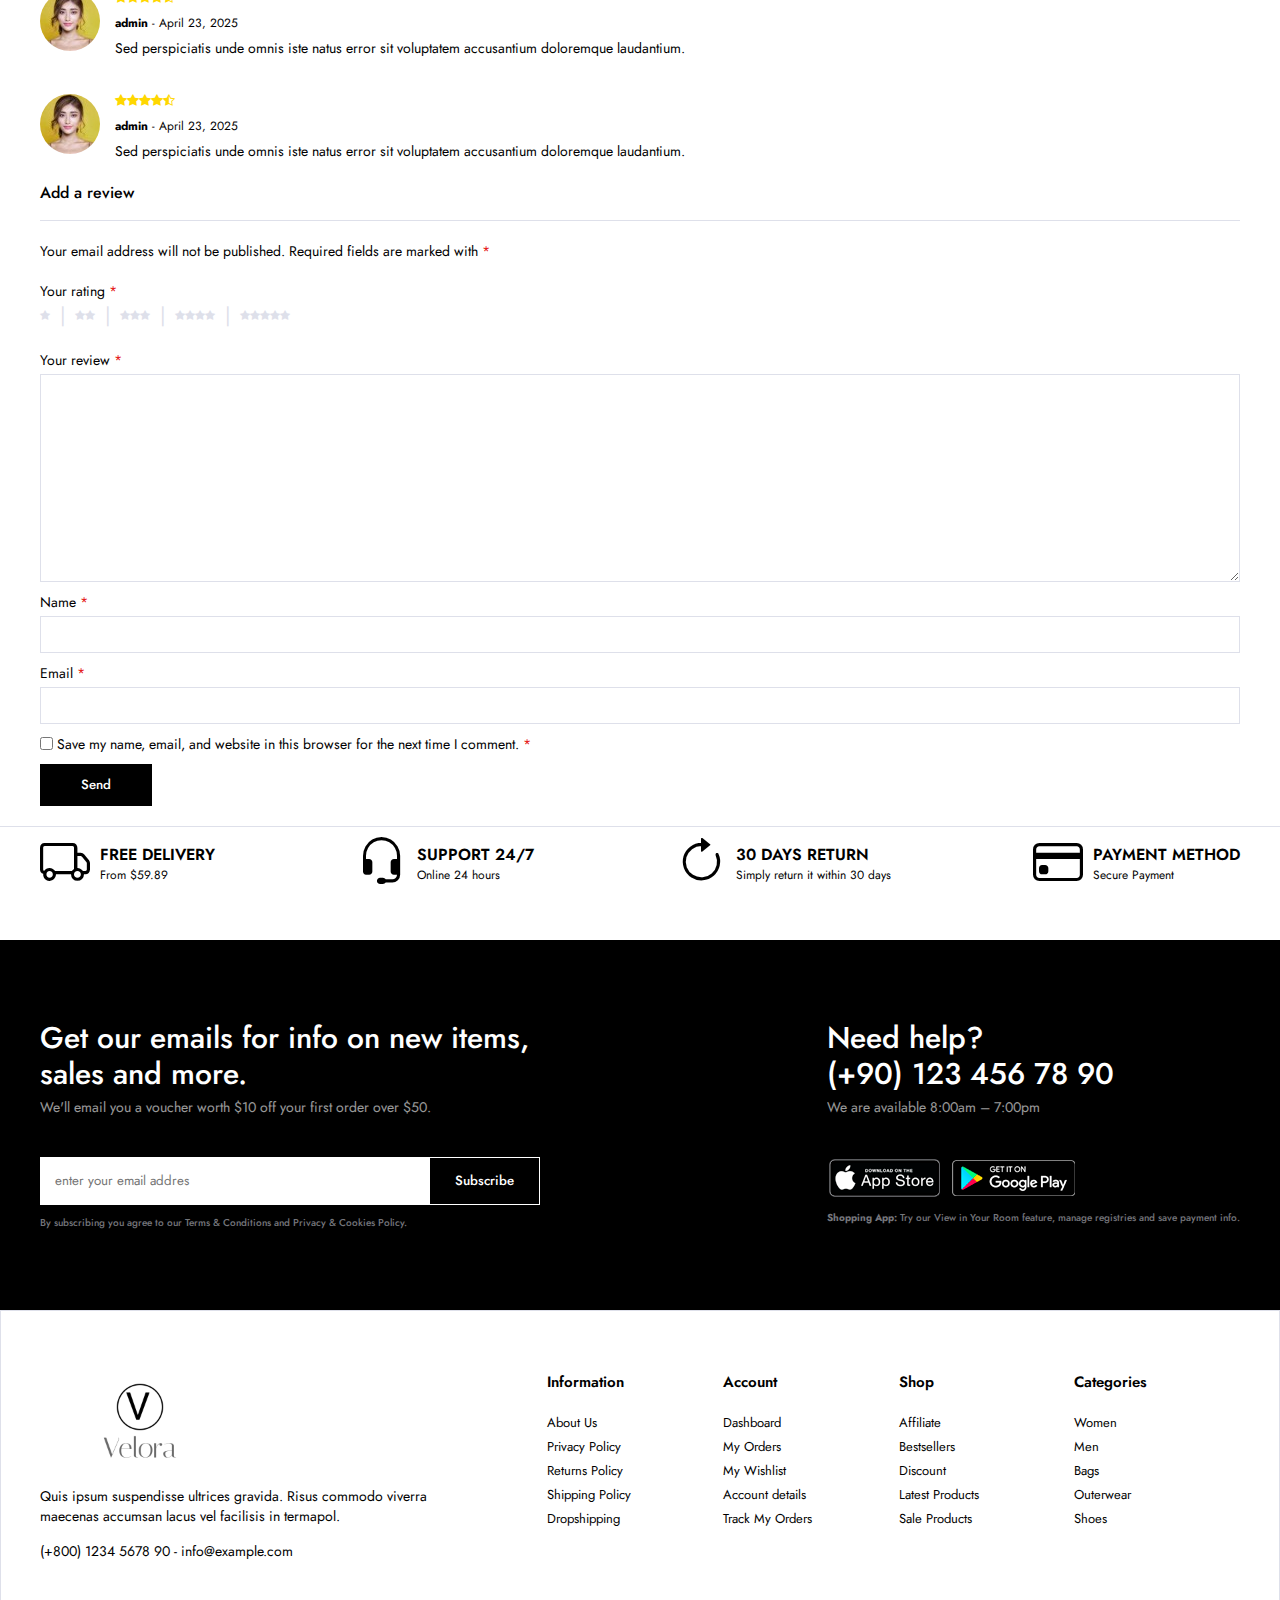
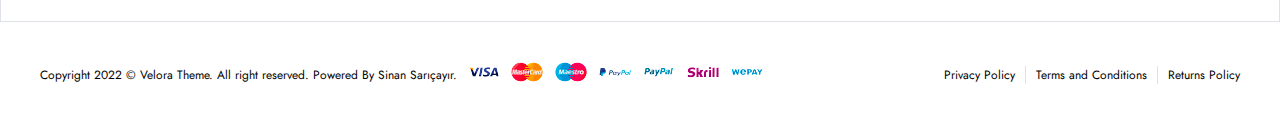
<file: single-blog.html>
<!DOCTYPE html>
<html lang="en">

<head>
    <meta charset="UTF-8" />
    <meta http-equiv="X-UA-Compatible" content="IE=edge" />
    <meta name="viewport" content="width=device-width, initial-scale=1.0" />
    <!-- !bootstrap icon -->
    <link rel="stylesheet" href="https://cdn.jsdelivr.net/npm/bootstrap-icons@1.10.2/font/bootstrap-icons.css" />
    <link rel="stylesheet" href="css/main.css" />
    <link rel="stylesheet" href="color.css">
    <title>Velora | Single Blog</title>
    <link rel="icon" type="image/png" href="img/Velora-logo-transparent.png">
</head>

<body>
    <!-- ! header start -->
    <header>
        <div class="global-notification">
            <div class="container">
                <p>
                    SUMMER SALE FOR ALL SWIM SUITS AND FREE EXPRESS INTERNATIONAL
                    DELIVERY - OFF 50%! <a href="shop.html">SHOP NOW</a>
                </p>
            </div>
        </div>
        <div class="header-row">
            <div class="container">
                <div class="header-wrapper">
                    <div class="header-mobile">
                        <i class="bi bi-list"></i>
                    </div>
                    <div class="header-left">
                        <a href="home.html" class="logo"><img src="img/Velora-logo-transparent.png" alt=""></a>
                    </div>
                    <div class="header-center">
                        <nav class="navigation">
                            <ul class="menu-list">
                                <li class="menu-list-item">
                                    <a href="home.html" class="menu-link">Home
                                    </a>

                                </li>
                                <li class="menu-list-item megamenu-wrapper">
                                    <a href="shop.html" class="menu-link">Shop
                                    </a>
                                    <div class="menu-dropdown-wrapper">

                                <li class="menu-list-item">
                                    <a href="blog.html" class="menu-link active">Blog
                                    </a>
                                </li>
                                <li class="menu-list-item">
                                    <a href="contact.html" class="menu-link">Contact</a>
                                </li>
                            </ul>
                        </nav>
                        <i class="bi-x-circle"></i>
                    </div>
                    <div class="header-right">
                        <div class="header-right-links">

                            <button class="toggle-button">
                                <i class="bi bi-search"></i>
                            </button>
                            <a href="#">
                                <i class="bi bi-heart"></i>
                            </a>
                            <div class="header-cart">
                                <a href="cart.html" class="header-cart-link">
                                    <i class="bi bi-bag"></i>
                                    <span class="header-cart-count">0</span>
                                </a>
                            </div>
                        </div>
                    </div>
                </div>
            </div>
        </div>
    </header>
    <!-- ! header end -->

    <!-- ! modal search start -->
    <div class="modal-search">
        <div class="modal-wrapper">
            <h3 class="modal-title">Search for products</h3>
            <p class="modal-text">
                Start typing to see products you are looking for.
            </p>
            <form class="search-form">
                <input type="text" placeholder="Search a product" />
                <button><i class="bi bi-search"></i></button>
            </form>
            <div class="search-result">
                <div class="search-heading">
                    <h3>RESULT FROM PRODUCT</h3>
                </div>
                <div class="results">
                    <a href="#" class="result-item">
                        <img src="img/products/product1/1.png" class="search-thumb" alt="" />
                        <div class="search-info">
                            <h4>Analogue Resin Strap</h4>
                            <span class="search-sku">SKU : PD0016</span>
                            <span class="search-price">$108.00</span>
                        </div>
                    </a>
                    <a href="#" class="result-item">
                        <img src="img/products/product2/1.png" class="search-thumb" alt="" />
                        <div class="search-info">
                            <h4>Analogue Resin Strap</h4>
                            <span class="search-sku">SKU : PD0016</span>
                            <span class="search-price">$108.00</span>
                        </div>
                    </a>
                </div>
            </div>
            <i class="bi bi-x-circle"></i>
        </div>
    </div>
    <!-- ! modal search end -->

    <!-- ! single blog start -->
    <section class="single-blog">
        <div class="container">
            <article>
                <figure>
                    <a href="#">
                        <img src="img/blogs/blog1.jpg" alt="">
                    </a>
                </figure>
                <div class="blog-wrapper">
                    <div class="blog-meta">
                        <div class="blog-category">
                            <a href="#">
                                COLLECTION
                            </a>
                        </div>
                        <div class="blog-date">
                            <a href="#">
                                April 25, 2025
                            </a>
                        </div>
                        <div class="blog-tags">
                            <a href="#">products</a>,
                            <a href="#">coats</a>
                        </div>
                    </div>
                    <h1 class="blog-title">
                        The Best Products That Shape Fashion
                    </h1>
                    <div class="blog-content">
                        <p>
                            Donec rhoncus quis diam sit amet faucibus. Vivamus pellentesque, sem sed convallis
                            ultricies, ante eros laoreet libero, vitae suscipit lorem turpis sit amet lectus. Quisque
                            egestas lorem ut mauris ultrices, vitae sollicitudin quam facilisis. Vivamus rutrum urna non
                            ligula tempor aliquet. Fusce tincidunt est magna, id malesuada massa imperdiet ut. Nunc non
                            nisi urna. Nam consequat est nec turpis eleifend ornare. Vestibulum eu justo lobortis mauris
                            commodo efficitur. Nunc pulvinar pulvinar cursus.
                        </p>
                        <p>
                            Nulla id nibh ligula. Etiam finibus elit nec nisl faucibus, vel auctor tortor iaculis.
                            Vivamus aliquet ipsum purus, vel auctor felis interdum at. Praesent quis fringilla justo. Ut
                            non dui at mi laoreet gravida vitae eu elit. Aliquam in elit eget purus scelerisque
                            efficitur vel ac sem. Etiam ante magna, vehicula et vulputate in, aliquam sit amet metus.
                            Donec mauris eros, aliquet in nibh quis, semper suscipit nunc. Phasellus ornare nibh vitae
                            dapibus tempor.
                        </p>
                        <blockquote>
                            <p>
                                Aliquam purus enim, fringilla vel nunc imperdiet, consequat ultricies massa. Praesent
                                sed turpis sollicitudin, dignissim justo vel, fringilla mi.
                            </p>
                        </blockquote>
                        <p>
                            Vivamus libero leo, tincidunt eget lectus rhoncus, finibus interdum neque. Curabitur aliquet
                            dolor purus, id molestie purus elementum vitae. Sed quis aliquet eros. Morbi condimentum
                            ornare nibh, et tincidunt ante interdum facilisis. Praesent sagittis tortor et felis finibus
                            vestibulum. Interdum et malesuada fames ac ante ipsum primis in faucibus. Vivamus dapibus
                            turpis sit amet turpis tincidunt, sit amet mollis turpis suscipit. Proin arcu diam, pretium
                            nec tempus eu, feugiat non ex.
                        </p>
                        <p>
                            Donec feugiat tincidunt eros, ac aliquam purus egestas condimentum. Curabitur imperdiet at
                            leo pellentesque mattis. Fusce a dignissim est. In enim nisi, hendrerit placerat nunc quis,
                            porttitor lobortis neque. Donec nec nulla arcu. Proin felis augue, volutpat ac nunc a,
                            semper egestas dolor. Sed varius magna non lacus viverra, at dapibus sem interdum. Proin
                            urna nibh, maximus nec interdum ut, hendrerit et arcu. Nunc venenatis eget nulla at tempor.
                            Duis sed tellus placerat, bibendum felis quis, efficitur nisi. Morbi porta placerat urna et
                            pharetra. Proin condimentum, libero ac feugiat efficitur, est orci consectetur sapien, a
                            pretium leo leo in elit. Quisque fringilla finibus arcu, pretium posuere urna posuere sit
                            amet. Nullam quis sapien a augue aliquet accumsan eget eu risus. Ut at mi sed velit
                            condimentum porta. Proin vestibulum congue ullamcorper.
                        </p>
                        <p>
                            Nunc blandit ligula mi, quis commodo dolor fermentum sit amet. Nam vehicula pharetra lacus a
                            vulputate. Duis pulvinar vestibulum dolor, vel commodo arcu laoreet ac. Vestibulum sed
                            consequat purus, vitae auctor metus. Duis ut aliquet odio, at tincidunt nunc. Vestibulum
                            dignissim aliquet orci, rutrum malesuada ipsum facilisis vel. Morbi tempor dignissim nisi.
                            Maecenas scelerisque maximus justo eget sodales. Sed finibus consectetur vulputate.
                            Pellentesque id pellentesque nulla. Sed ut viverra eros. Vestibulum ut ligula quam.
                        </p>
                    </div>
                </div>
            </article>
            <div class="tab-panel-reviews">
                <h3>2 reviews for Basic Colored Sweatpants With Elastic Hems
                </h3>
                <div class="comments">
                    <ol class="comment-list">
                        <li class="comment-item">
                            <div class="comment-avatar">
                                <img src="img/avatars/avatar1.jpg" alt="">
                            </div>
                            <div class="comment-text">
                                <ul class="comment-stars">
                                    <li>
                                        <i class="bi bi-star-fill"></i>
                                    </li>
                                    <li>
                                        <i class="bi bi-star-fill"></i>
                                    </li>
                                    <li>
                                        <i class="bi bi-star-fill"></i>
                                    </li>
                                    <li>
                                        <i class="bi bi-star-fill"></i>
                                    </li>
                                    <li>
                                        <i class="bi bi-star-half"></i>
                                    </li>
                                </ul>
                                <div class="comment-meta">
                                    <strong>admin</strong>
                                    <span>-</span>
                                    <time>April 23, 2025</time>
                                </div>
                                <div class="comment-description">
                                    <p>
                                        Sed perspiciatis unde omnis iste natus error sit voluptatem
                                        accusantium doloremque laudantium.
                                    </p>
                                </div>
                            </div>
                        </li>
                        <li class="comment-item">
                            <div class="comment-avatar">
                                <img src="img/avatars/avatar1.jpg" alt="">
                            </div>
                            <div class="comment-text">
                                <ul class="comment-stars">
                                    <li>
                                        <i class="bi bi-star-fill"></i>
                                    </li>
                                    <li>
                                        <i class="bi bi-star-fill"></i>
                                    </li>
                                    <li>
                                        <i class="bi bi-star-fill"></i>
                                    </li>
                                    <li>
                                        <i class="bi bi-star-fill"></i>
                                    </li>
                                    <li>
                                        <i class="bi bi-star-half"></i>
                                    </li>
                                </ul>
                                <div class="comment-meta">
                                    <strong>admin</strong>
                                    <span>-</span>
                                    <time>April 23, 2025</time>
                                </div>
                                <div class="comment-description">
                                    <p>
                                        Sed perspiciatis unde omnis iste natus error sit voluptatem
                                        accusantium doloremque laudantium.
                                    </p>
                                </div>
                            </div>
                        </li>
                    </ol>
                </div>
                <!-- review form start -->
                <div class="review-form-wrapper">
                    <h2>Add a review
                    </h2>
                    <form action="" class="comment-form">
                        <p class="comment-notes">
                            Your email address will not be published. Required fields are marked with
                            <span class="required">*</span>
                        </p>
                        <div class="comment-form-rating">
                            <label>
                                Your rating
                                <span class="required">*</span>
                            </label>
                            <div class="stars">
                                <a href="#" class="star">
                                    <i class="i bi-star-fill"></i>
                                </a>
                                <a href="#" class="star">
                                    <i class="i bi-star-fill"></i>
                                    <i class="i bi-star-fill"></i>
                                </a>
                                <a href="#" class="star">
                                    <i class="i bi-star-fill"></i>
                                    <i class="i bi-star-fill"></i>
                                    <i class="i bi-star-fill"></i>
                                </a>
                                <a href="#" class="star">
                                    <i class="i bi-star-fill"></i>
                                    <i class="i bi-star-fill"></i>
                                    <i class="i bi-star-fill"></i>
                                    <i class="i bi-star-fill"></i>
                                </a>
                                <a href="#" class="star">
                                    <i class="i bi-star-fill"></i>
                                    <i class="i bi-star-fill"></i>
                                    <i class="i bi-star-fill"></i>
                                    <i class="i bi-star-fill"></i>
                                    <i class="i bi-star-fill"></i>
                                </a>
                            </div>
                        </div>
                        <div class="comment-form-comment form-comment">
                            <label for="form-review">
                                Your review
                                <span class="required">*</span>
                            </label>
                            <textarea cols="50" rows="10" id="form-review">

                            </textarea>
                        </div>
                        <div class="comment-form-author form-comment">
                            <label for="name">Name
                                <span class="required">*</span>
                            </label>
                            <input type="text" id="name">
                        </div>
                        <div class="comment-form-email form-comment">
                            <label for="email">Email
                                <span class="required">*</span>
                            </label>
                            <input type="email" id="email">
                        </div>
                        <div class="comment-form-cookie">
                            <input type="checkbox" id="cookie">
                            <label for="cookie">
                                Save my name, email, and website in this browser for the next time I
                                comment.
                                <span class="required">*</span>
                            </label>
                        </div>
                        <div class="form-submit">
                            <input class="btn btn-submit" type="submit" value="Send">
                        </div>

                    </form>

                </div>
                <!-- review form end -->
            </div>
        </div>
    </section>
    <!-- ! single blog end -->

    <!-- ! policy start -->
    <section class="policy">
        <div class="container">
            <ul class="policy-list">
                <li class="policy-item">
                    <i class="bi bi-truck"></i>
                    <div class="policy-texts">
                        <strong>FREE DELIVERY</strong>
                        <span>From $59.89</span>
                    </div>
                </li>
                <li class="policy-item">
                    <i class="bi bi-headset"></i>
                    <div class="policy-texts">
                        <strong>SUPPORT 24/7</strong>
                        <span>Online 24 hours</span>
                    </div>
                </li>
                <li class="policy-item">
                    <i class="bi bi-arrow-clockwise"></i>
                    <div class="policy-texts">
                        <strong>30 DAYS RETURN</strong>
                        <span>Simply return it within 30 days</span>
                    </div>
                </li>
                <li class="policy-item">
                    <i class="bi bi-credit-card"></i>
                    <div class="policy-texts">
                        <strong>PAYMENT METHOD</strong>
                        <span>Secure Payment</span>
                    </div>
                </li>
            </ul>
        </div>
    </section>
    <!-- ! policy end -->

    <!-- ! footer start -->
    <section class="footer">
        <div class="subscribe-contact-row">
            <div class="container">
                <div class="subscribe-contact-wrapper">
                    <div class="subscribe-wrapper">
                        <div class="footer-subscribe">
                            <div class="footer-subscribe-top">
                                <h3 class="subscribe-title">
                                    Get our emails for info on new items, sales and more.
                                </h3>
                                <p class="subscribe-desc">
                                    We'll email you a voucher worth $10 off your first order
                                    over $50.
                                </p>
                            </div>
                            <div class="footer-subscribe-bottom">
                                <form>
                                    <input type="text" placeholder="enter your email addres" />
                                    <button class="btn">Subscribe</button>
                                </form>
                                <p class="privacy-text">
                                    By subscribing you agree to our
                                    <a href="#">Terms & Conditions and Privacy & Cookies Policy.</a>
                                </p>
                            </div>
                        </div>
                    </div>
                    <div class="contact-wrapper">
                        <div class="footer-contact-top">
                            <h3 class="contact-title">Need help? <br>
                                (+90) 123 456 78 90
                            </h3>
                            <p class="contact-desc">We are available 8:00am – 7:00pm
                            </p>
                        </div>
                        <div class="footer-contact-bottom">
                            <div class="download-app">
                                <a href="#">
                                    <img src="img/footer/app-store.png" alt="">
                                </a>
                                <a href="#">
                                    <img src="img/footer/google-play.png" alt="">
                                </a>
                            </div>
                            <p class="privacy-text">
                                <strong>Shopping App:</strong> Try our View in Your Room feature, manage registries and
                                save payment
                                info.
                            </p>
                        </div>
                    </div>
                </div>
            </div>
        </div>
        <div class="widgets-row">
            <div class="container">
                <div class="footer-widgets">
                    <div class="brand-info">
                        <div class="footer-logo">
                            <a href="home.html" class="logo"><img src="img/Velora-logo-transparent.png" alt=""></a>
                        </div>
                        <div class="footer-desc">
                            Quis ipsum suspendisse ultrices gravida. Risus commodo viverra maecenas accumsan lacus vel
                            facilisis in
                            termapol.
                        </div>
                        <div class="footer-contact">
                            <p>
                                <a href="tel:123456789">(+800) 1234 5678 90</a> -
                                <a href="mailto:info@example.com">info@example.com</a>
                            </p>
                        </div>
                    </div>
                    <div class="widget-nav-menu">
                        <h4>Information</h4>
                        <ul class="menu-list">
                            <li>
                                <a href="#">About Us</a>
                            </li>
                            <li>
                                <a href="#">Privacy Policy</a>
                            </li>
                            <li>
                                <a href="#">Returns Policy</a>
                            </li>
                            <li>
                                <a href="#">Shipping Policy</a>
                            </li>
                            <li>
                                <a href="#">Dropshipping</a>
                            </li>
                        </ul>
                    </div>
                    <div class="widget-nav-menu">
                        <h4>Account</h4>
                        <ul class="menu-list">
                            <li>
                                <a href="#">Dashboard</a>
                            </li>
                            <li>
                                <a href="#">My Orders</a>
                            </li>
                            <li>
                                <a href="#">My Wishlist</a>
                            </li>
                            <li>
                                <a href="#">Account details</a>
                            </li>
                            <li>
                                <a href="#">Track My Orders</a>
                            </li>
                        </ul>
                    </div>
                    <div class="widget-nav-menu">
                        <h4>Shop</h4>
                        <ul class="menu-list">
                            <li>
                                <a href="#">Affiliate</a>
                            </li>
                            <li>
                                <a href="#">Bestsellers</a>
                            </li>
                            <li>
                                <a href="#">Discount</a>
                            </li>
                            <li>
                                <a href="#">Latest Products</a>
                            </li>
                            <li>
                                <a href="#">Sale Products</a>
                            </li>
                        </ul>
                    </div>
                    <div class="widget-nav-menu">
                        <h4>Categories</h4>
                        <ul class="menu-list">
                            <li>
                                <a href="#">Women</a>
                            </li>
                            <li>
                                <a href="#">Men</a>
                            </li>
                            <li>
                                <a href="#">Bags</a>
                            </li>
                            <li>
                                <a href="#">Outerwear</a>
                            </li>
                            <li>
                                <a href="#">Shoes</a>
                            </li>
                        </ul>
                    </div>
                </div>
            </div>
        </div>
        <div class="copyright-row">
            <div class="copyright-row">
                <div class="container">
                    <div class="footer-copyright">
                        <div class="site-copyright">
                            <p>
                                Copyright 2022 © Velora Theme. All right reserved.
                                Powered By Sinan Sarıçayır.
                            </p>
                        </div>
                        <a href="#">
                            <img src="img/footer/cards.png" alt="">
                        </a>
                        <div class="footer-menu">
                            <ul class="footer-menu-list">
                                <li class="list-item">
                                    <a href="#">Privacy Policy</a>
                                </li>
                                <li class="list-item">
                                    <a href="#">Terms and Conditions</a>
                                </li>
                                <li class="list-item">
                                    <a href="#">Returns Policy</a>
                                </li>
                            </ul>
                        </div>
                    </div>
                </div>
            </div>
        </div>
    </section>
    <!-- ! footer end -->
     <script src="color.js"></script>
</body>

</html>
</file>
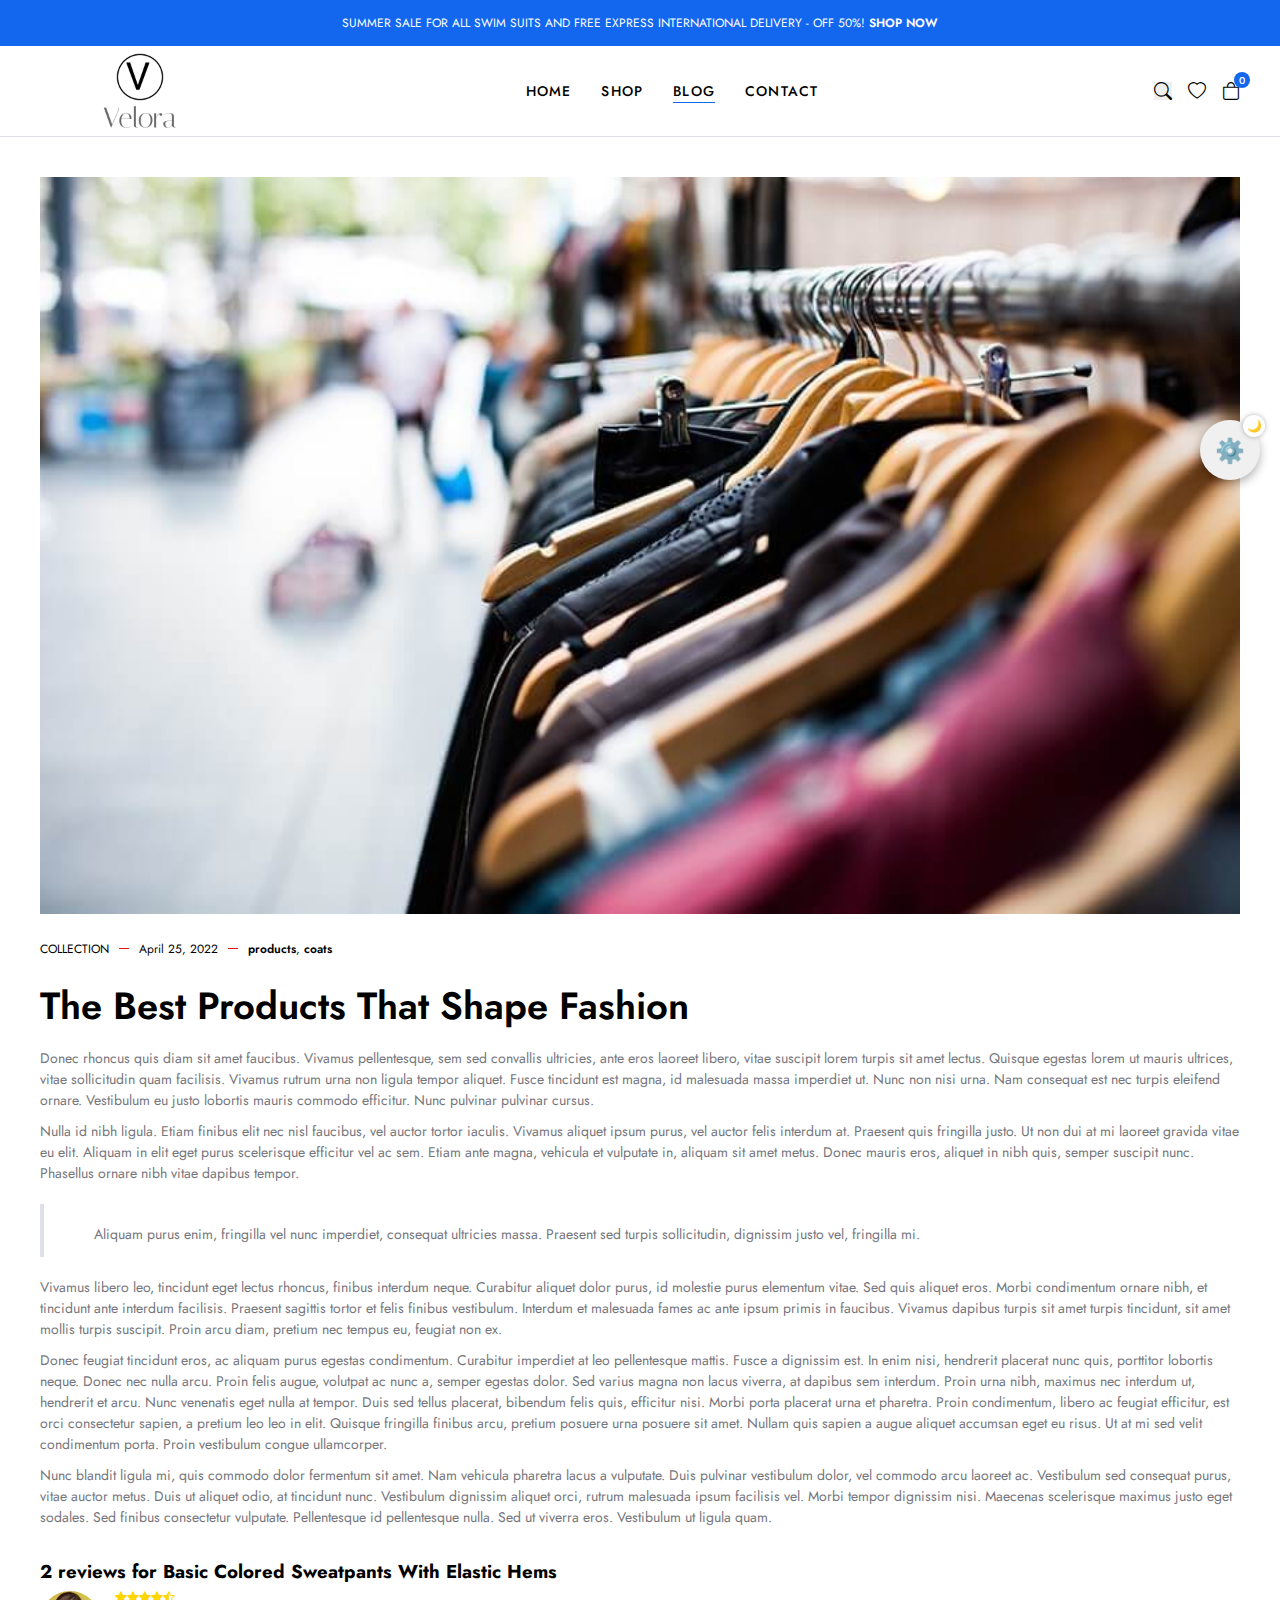
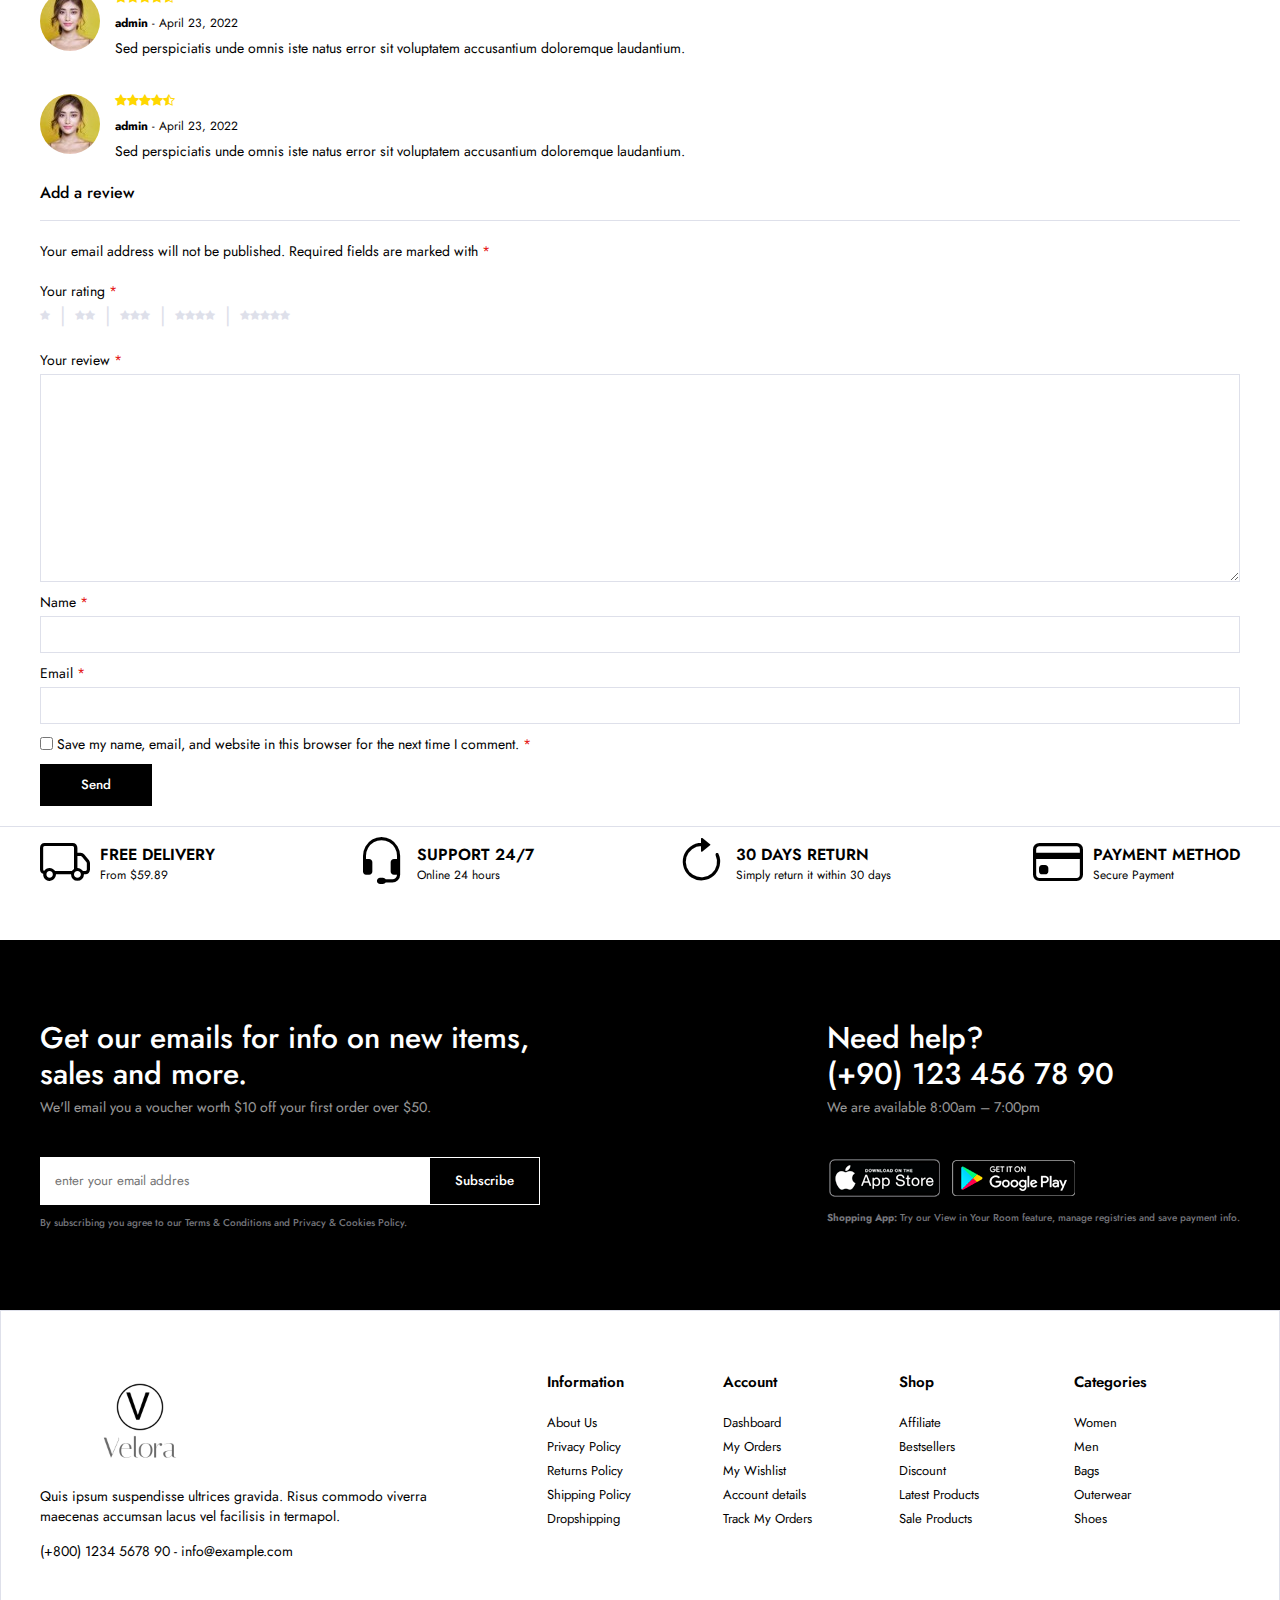
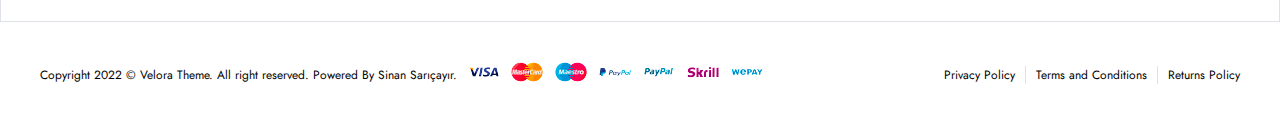
<file: single-blog2.html>
<!DOCTYPE html>
<html lang="en">

<head>
    <meta charset="UTF-8" />
    <meta http-equiv="X-UA-Compatible" content="IE=edge" />
    <meta name="viewport" content="width=device-width, initial-scale=1.0" />
    <!-- !bootstrap icon -->
    <link rel="stylesheet" href="https://cdn.jsdelivr.net/npm/bootstrap-icons@1.10.2/font/bootstrap-icons.css" />
    <link rel="stylesheet" href="css/main.css" />
    <link rel="stylesheet" href="color.css">
    <title>E-Commerce | Single Blog</title>
    <link rel="icon" type="image/png" href="img/Velora-logo-transparent.png">
</head>

<body>
    <!-- ! header start -->
    <header>
        <div class="global-notification">
            <div class="container">
                <p>
                    SUMMER SALE FOR ALL SWIM SUITS AND FREE EXPRESS INTERNATIONAL
                    DELIVERY - OFF 50%! <a href="shop.html">SHOP NOW</a>
                </p>
            </div>
        </div>
        <div class="header-row">
            <div class="container">
                <div class="header-wrapper">
                    <div class="header-mobile">
                        <i class="bi bi-list"></i>
                    </div>
                    <div class="header-left">
                        <a href="home.html" class="logo"><img src="img/Velora-logo-transparent.png" alt=""></a>
                    </div>
                    <div class="header-center">
                        <nav class="navigation">
                            <ul class="menu-list">
                                <li class="menu-list-item">
                                    <a href="home.html" class="menu-link">Home
                                    </a>
                                    <div class="menu-dropdown-wrapper">
                                        <ul class="menu-dropdown-content">
                                            <li><a href="#">Home Clean</a></li>
                                            <li><a href="#">Home Collection</a></li>
                                            <li><a href="#">Home Minimal</a></li>
                                            <li><a href="#">Home Modern</a></li>
                                            <li><a href="#">Home Parallax</a></li>
                                            <li><a href="#">Home Strong</a></li>
                                            <li><a href="#">Home Style</a></li>
                                            <li><a href="#">Home Unique</a></li>
                                            <li><a href="#">Home RTL</a></li>
                                        </ul>
                                    </div>
                                </li>
                                <li class="menu-list-item megamenu-wrapper">
                                    <a href="shop.html" class="menu-link">Shop
                                    </a>
                                    <div class="menu-dropdown-wrapper">
                                        <div class="menu-dropdown-megamenu">
                                            <div class="megamenu-links">
                                                <div class="megamenu-products">
                                                    <h3 class="megamenu-product-title">Shop Style</h3>
                                                    <ul class="megamenu-menu-list">
                                                        <li><a href="#">Shop Standart</a></li>
                                                        <li><a href="#">Shop Full</a></li>
                                                        <li><a href="#">Shop Only Categories</a></li>
                                                        <li><a href="#">Shop Image Categories</a></li>
                                                        <li><a href="#">Shop Sub Categories</a></li>
                                                        <li><a href="#">Shop List</a></li>
                                                        <li><a href="#">Hover Style 1</a></li>
                                                        <li><a href="#">Hover Style 2</a></li>
                                                        <li><a href="#">Hover Style 3</a></li>
                                                    </ul>
                                                </div>
                                                <div class="megamenu-products">
                                                    <h3 class="megamenu-product-title">
                                                        Filter Layout
                                                    </h3>
                                                    <ul class="megamenu-menu-list">
                                                        <li><a href="#">Sidebar</a></li>
                                                        <li><a href="#">Filter Side Out</a></li>
                                                        <li><a href="#">Filter Dropdown</a></li>
                                                        <li><a href="#">Filter Drawer</a></li>
                                                    </ul>
                                                </div>
                                                <div class="megamenu-products">
                                                    <h3 class="megamenu-product-title">Shop Loader</h3>
                                                    <ul class="megamenu-menu-list">
                                                        <li><a href="#">Shop Pagination</a></li>
                                                        <li><a href="#">Shop Infinity</a></li>
                                                        <li><a href="#">Shop Load More</a></li>
                                                        <li><a href="#">Cart Modal</a></li>
                                                        <li><a href="#">Cart Drawer</a></li>
                                                        <li><a href="#">Cart Page</a></li>
                                                    </ul>
                                                </div>
                                            </div>
                                            <div class="megamenu-single">
                                                <a href="#">
                                                    <img src="img/mega-menu.jpg" alt="" />
                                                </a>
                                                <h3 class="megamenu-single-title">
                                                    JOIN THE LAYERING GANG
                                                </h3>
                                                <h4 class="megamenu-single-subtitle">
                                                    Suspendisse faucibus nunc et pellentesque
                                                </h4>
                                                <a href="#" class="megamenu-single-button btn btn-sm">Shop Now</a>
                                            </div>
                                        </div>
                                    </div>
                                </li>
                                <li class="menu-list-item">
                                    <a href="blog.html" class="menu-link active">Blog
                                    </a>
                                </li>
                                <li class="menu-list-item">
                                    <a href="contact.html" class="menu-link">Contact</a>
                                </li>
                            </ul>
                        </nav>
                        <i class="bi-x-circle"></i>
                    </div>
                    <div class="header-right">
                        <div class="header-right-links">

                            <button class="toggle-button">
                                <i class="bi bi-search"></i>
                            </button>
                            <a href="#">
                                <i class="bi bi-heart"></i>
                            </a>
                            <div class="header-cart">
                                <a href="cart.html" class="header-cart-link">
                                    <i class="bi bi-bag"></i>
                                    <span class="header-cart-count">0</span>
                                </a>
                            </div>
                        </div>
                    </div>
                </div>
            </div>
        </div>
    </header>
    <!-- ! header end -->

    <!-- ! modal search start -->
    <div class="modal-search">
        <div class="modal-wrapper">
            <h3 class="modal-title">Search for products</h3>
            <p class="modal-text">
                Start typing to see products you are looking for.
            </p>
            <form class="search-form">
                <input type="text" placeholder="Search a product" />
                <button><i class="bi bi-search"></i></button>
            </form>
            <div class="search-result">
                <div class="search-heading">
                    <h3>RESULT FROM PRODUCT</h3>
                </div>
                <div class="results">
                    <a href="#" class="result-item">
                        <img src="img/products/product1/1.png" class="search-thumb" alt="" />
                        <div class="search-info">
                            <h4>Analogue Resin Strap</h4>
                            <span class="search-sku">SKU : PD0016</span>
                            <span class="search-price">$108.00</span>
                        </div>
                    </a>
                    <a href="#" class="result-item">
                        <img src="img/products/product2/1.png" class="search-thumb" alt="" />
                        <div class="search-info">
                            <h4>Analogue Resin Strap</h4>
                            <span class="search-sku">SKU : PD0016</span>
                            <span class="search-price">$108.00</span>
                        </div>
                    </a>
                </div>
            </div>
            <i class="bi bi-x-circle"></i>
        </div>
    </div>
    <!-- ! modal search end -->

    <!-- ! single blog start -->
    <section class="single-blog">
        <div class="container">
            <article>
                <figure>
                    <a href="#">
                        <img src="img/blogs/blog2.jpg" alt="">
                    </a>
                </figure>
                <div class="blog-wrapper">
                    <div class="blog-meta">
                        <div class="blog-category">
                            <a href="#">
                                COLLECTION
                            </a>
                        </div>
                        <div class="blog-date">
                            <a href="#">
                                April 25, 2022
                            </a>
                        </div>
                        <div class="blog-tags">
                            <a href="#">products</a>,
                            <a href="#">coats</a>
                        </div>
                    </div>
                    <h1 class="blog-title">
                        The Best Products That Shape Fashion
                    </h1>
                    <div class="blog-content">
                        <p>
                            Donec rhoncus quis diam sit amet faucibus. Vivamus pellentesque, sem sed convallis
                            ultricies, ante eros laoreet libero, vitae suscipit lorem turpis sit amet lectus. Quisque
                            egestas lorem ut mauris ultrices, vitae sollicitudin quam facilisis. Vivamus rutrum urna non
                            ligula tempor aliquet. Fusce tincidunt est magna, id malesuada massa imperdiet ut. Nunc non
                            nisi urna. Nam consequat est nec turpis eleifend ornare. Vestibulum eu justo lobortis mauris
                            commodo efficitur. Nunc pulvinar pulvinar cursus.
                        </p>
                        <p>
                            Nulla id nibh ligula. Etiam finibus elit nec nisl faucibus, vel auctor tortor iaculis.
                            Vivamus aliquet ipsum purus, vel auctor felis interdum at. Praesent quis fringilla justo. Ut
                            non dui at mi laoreet gravida vitae eu elit. Aliquam in elit eget purus scelerisque
                            efficitur vel ac sem. Etiam ante magna, vehicula et vulputate in, aliquam sit amet metus.
                            Donec mauris eros, aliquet in nibh quis, semper suscipit nunc. Phasellus ornare nibh vitae
                            dapibus tempor.
                        </p>
                        <blockquote>
                            <p>
                                Aliquam purus enim, fringilla vel nunc imperdiet, consequat ultricies massa. Praesent
                                sed turpis sollicitudin, dignissim justo vel, fringilla mi.
                            </p>
                        </blockquote>
                        <p>
                            Vivamus libero leo, tincidunt eget lectus rhoncus, finibus interdum neque. Curabitur aliquet
                            dolor purus, id molestie purus elementum vitae. Sed quis aliquet eros. Morbi condimentum
                            ornare nibh, et tincidunt ante interdum facilisis. Praesent sagittis tortor et felis finibus
                            vestibulum. Interdum et malesuada fames ac ante ipsum primis in faucibus. Vivamus dapibus
                            turpis sit amet turpis tincidunt, sit amet mollis turpis suscipit. Proin arcu diam, pretium
                            nec tempus eu, feugiat non ex.
                        </p>
                        <p>
                            Donec feugiat tincidunt eros, ac aliquam purus egestas condimentum. Curabitur imperdiet at
                            leo pellentesque mattis. Fusce a dignissim est. In enim nisi, hendrerit placerat nunc quis,
                            porttitor lobortis neque. Donec nec nulla arcu. Proin felis augue, volutpat ac nunc a,
                            semper egestas dolor. Sed varius magna non lacus viverra, at dapibus sem interdum. Proin
                            urna nibh, maximus nec interdum ut, hendrerit et arcu. Nunc venenatis eget nulla at tempor.
                            Duis sed tellus placerat, bibendum felis quis, efficitur nisi. Morbi porta placerat urna et
                            pharetra. Proin condimentum, libero ac feugiat efficitur, est orci consectetur sapien, a
                            pretium leo leo in elit. Quisque fringilla finibus arcu, pretium posuere urna posuere sit
                            amet. Nullam quis sapien a augue aliquet accumsan eget eu risus. Ut at mi sed velit
                            condimentum porta. Proin vestibulum congue ullamcorper.
                        </p>
                        <p>
                            Nunc blandit ligula mi, quis commodo dolor fermentum sit amet. Nam vehicula pharetra lacus a
                            vulputate. Duis pulvinar vestibulum dolor, vel commodo arcu laoreet ac. Vestibulum sed
                            consequat purus, vitae auctor metus. Duis ut aliquet odio, at tincidunt nunc. Vestibulum
                            dignissim aliquet orci, rutrum malesuada ipsum facilisis vel. Morbi tempor dignissim nisi.
                            Maecenas scelerisque maximus justo eget sodales. Sed finibus consectetur vulputate.
                            Pellentesque id pellentesque nulla. Sed ut viverra eros. Vestibulum ut ligula quam.
                        </p>
                    </div>
                </div>
            </article>
            <div class="tab-panel-reviews">
                <h3>2 reviews for Basic Colored Sweatpants With Elastic Hems
                </h3>
                <div class="comments">
                    <ol class="comment-list">
                        <li class="comment-item">
                            <div class="comment-avatar">
                                <img src="img/avatars/avatar1.jpg" alt="">
                            </div>
                            <div class="comment-text">
                                <ul class="comment-stars">
                                    <li>
                                        <i class="bi bi-star-fill"></i>
                                    </li>
                                    <li>
                                        <i class="bi bi-star-fill"></i>
                                    </li>
                                    <li>
                                        <i class="bi bi-star-fill"></i>
                                    </li>
                                    <li>
                                        <i class="bi bi-star-fill"></i>
                                    </li>
                                    <li>
                                        <i class="bi bi-star-half"></i>
                                    </li>
                                </ul>
                                <div class="comment-meta">
                                    <strong>admin</strong>
                                    <span>-</span>
                                    <time>April 23, 2022</time>
                                </div>
                                <div class="comment-description">
                                    <p>
                                        Sed perspiciatis unde omnis iste natus error sit voluptatem
                                        accusantium doloremque laudantium.
                                    </p>
                                </div>
                            </div>
                        </li>
                        <li class="comment-item">
                            <div class="comment-avatar">
                                <img src="img/avatars/avatar1.jpg" alt="">
                            </div>
                            <div class="comment-text">
                                <ul class="comment-stars">
                                    <li>
                                        <i class="bi bi-star-fill"></i>
                                    </li>
                                    <li>
                                        <i class="bi bi-star-fill"></i>
                                    </li>
                                    <li>
                                        <i class="bi bi-star-fill"></i>
                                    </li>
                                    <li>
                                        <i class="bi bi-star-fill"></i>
                                    </li>
                                    <li>
                                        <i class="bi bi-star-half"></i>
                                    </li>
                                </ul>
                                <div class="comment-meta">
                                    <strong>admin</strong>
                                    <span>-</span>
                                    <time>April 23, 2022</time>
                                </div>
                                <div class="comment-description">
                                    <p>
                                        Sed perspiciatis unde omnis iste natus error sit voluptatem
                                        accusantium doloremque laudantium.
                                    </p>
                                </div>
                            </div>
                        </li>
                    </ol>
                </div>
                <!-- review form start -->
                <div class="review-form-wrapper">
                    <h2>Add a review
                    </h2>
                    <form action="" class="comment-form">
                        <p class="comment-notes">
                            Your email address will not be published. Required fields are marked with
                            <span class="required">*</span>
                        </p>
                        <div class="comment-form-rating">
                            <label>
                                Your rating
                                <span class="required">*</span>
                            </label>
                            <div class="stars">
                                <a href="#" class="star">
                                    <i class="i bi-star-fill"></i>
                                </a>
                                <a href="#" class="star">
                                    <i class="i bi-star-fill"></i>
                                    <i class="i bi-star-fill"></i>
                                </a>
                                <a href="#" class="star">
                                    <i class="i bi-star-fill"></i>
                                    <i class="i bi-star-fill"></i>
                                    <i class="i bi-star-fill"></i>
                                </a>
                                <a href="#" class="star">
                                    <i class="i bi-star-fill"></i>
                                    <i class="i bi-star-fill"></i>
                                    <i class="i bi-star-fill"></i>
                                    <i class="i bi-star-fill"></i>
                                </a>
                                <a href="#" class="star">
                                    <i class="i bi-star-fill"></i>
                                    <i class="i bi-star-fill"></i>
                                    <i class="i bi-star-fill"></i>
                                    <i class="i bi-star-fill"></i>
                                    <i class="i bi-star-fill"></i>
                                </a>
                            </div>
                        </div>
                        <div class="comment-form-comment form-comment">
                            <label for="form-review">
                                Your review
                                <span class="required">*</span>
                            </label>
                            <textarea cols="50" rows="10" id="form-review">

                            </textarea>
                        </div>
                        <div class="comment-form-author form-comment">
                            <label for="name">Name
                                <span class="required">*</span>
                            </label>
                            <input type="text" id="name">
                        </div>
                        <div class="comment-form-email form-comment">
                            <label for="email">Email
                                <span class="required">*</span>
                            </label>
                            <input type="email" id="email">
                        </div>
                        <div class="comment-form-cookie">
                            <input type="checkbox" id="cookie">
                            <label for="cookie">
                                Save my name, email, and website in this browser for the next time I
                                comment.
                                <span class="required">*</span>
                            </label>
                        </div>
                        <div class="form-submit">
                            <input class="btn btn-submit" type="submit" value="Send">
                        </div>

                    </form>

                </div>
                <!-- review form end -->
            </div>
        </div>
    </section>
    <!-- ! single blog end -->

    <!-- ! policy start -->
    <section class="policy">
        <div class="container">
            <ul class="policy-list">
                <li class="policy-item">
                    <i class="bi bi-truck"></i>
                    <div class="policy-texts">
                        <strong>FREE DELIVERY</strong>
                        <span>From $59.89</span>
                    </div>
                </li>
                <li class="policy-item">
                    <i class="bi bi-headset"></i>
                    <div class="policy-texts">
                        <strong>SUPPORT 24/7</strong>
                        <span>Online 24 hours</span>
                    </div>
                </li>
                <li class="policy-item">
                    <i class="bi bi-arrow-clockwise"></i>
                    <div class="policy-texts">
                        <strong>30 DAYS RETURN</strong>
                        <span>Simply return it within 30 days</span>
                    </div>
                </li>
                <li class="policy-item">
                    <i class="bi bi-credit-card"></i>
                    <div class="policy-texts">
                        <strong>PAYMENT METHOD</strong>
                        <span>Secure Payment</span>
                    </div>
                </li>
            </ul>
        </div>
    </section>
    <!-- ! policy end -->

    <!-- ! footer start -->
    <section class="footer">
        <div class="subscribe-contact-row">
            <div class="container">
                <div class="subscribe-contact-wrapper">
                    <div class="subscribe-wrapper">
                        <div class="footer-subscribe">
                            <div class="footer-subscribe-top">
                                <h3 class="subscribe-title">
                                    Get our emails for info on new items, sales and more.
                                </h3>
                                <p class="subscribe-desc">
                                    We'll email you a voucher worth $10 off your first order
                                    over $50.
                                </p>
                            </div>
                            <div class="footer-subscribe-bottom">
                                <form>
                                    <input type="text" placeholder="enter your email addres" />
                                    <button class="btn">Subscribe</button>
                                </form>
                                <p class="privacy-text">
                                    By subscribing you agree to our
                                    <a href="#">Terms & Conditions and Privacy & Cookies Policy.</a>
                                </p>
                            </div>
                        </div>
                    </div>
                    <div class="contact-wrapper">
                        <div class="footer-contact-top">
                            <h3 class="contact-title">Need help? <br>
                                (+90) 123 456 78 90
                            </h3>
                            <p class="contact-desc">We are available 8:00am – 7:00pm
                            </p>
                        </div>
                        <div class="footer-contact-bottom">
                            <div class="download-app">
                                <a href="#">
                                    <img src="img/footer/app-store.png" alt="">
                                </a>
                                <a href="#">
                                    <img src="img/footer/google-play.png" alt="">
                                </a>
                            </div>
                            <p class="privacy-text">
                                <strong>Shopping App:</strong> Try our View in Your Room feature, manage registries and
                                save payment
                                info.
                            </p>
                        </div>
                    </div>
                </div>
            </div>
        </div>
        <div class="widgets-row">
            <div class="container">
                <div class="footer-widgets">
                    <div class="brand-info">
                        <div class="footer-logo">
                            <a href="/home.html"class="logo"><img src="/img/Velora-logo-transparent.png" alt=""></a>
                        </div>
                        <div class="footer-desc">
                            Quis ipsum suspendisse ultrices gravida. Risus commodo viverra maecenas accumsan lacus vel
                            facilisis in
                            termapol.
                        </div>
                        <div class="footer-contact">
                            <p>
                                <a href="tel:123456789">(+800) 1234 5678 90</a> -
                                <a href="mailto:info@example.com">info@example.com</a>
                            </p>
                        </div>
                    </div>
                    <div class="widget-nav-menu">
                        <h4>Information</h4>
                        <ul class="menu-list">
                            <li>
                                <a href="#">About Us</a>
                            </li>
                            <li>
                                <a href="#">Privacy Policy</a>
                            </li>
                            <li>
                                <a href="#">Returns Policy</a>
                            </li>
                            <li>
                                <a href="#">Shipping Policy</a>
                            </li>
                            <li>
                                <a href="#">Dropshipping</a>
                            </li>
                        </ul>
                    </div>
                    <div class="widget-nav-menu">
                        <h4>Account</h4>
                        <ul class="menu-list">
                            <li>
                                <a href="#">Dashboard</a>
                            </li>
                            <li>
                                <a href="#">My Orders</a>
                            </li>
                            <li>
                                <a href="#">My Wishlist</a>
                            </li>
                            <li>
                                <a href="#">Account details</a>
                            </li>
                            <li>
                                <a href="#">Track My Orders</a>
                            </li>
                        </ul>
                    </div>
                    <div class="widget-nav-menu">
                        <h4>Shop</h4>
                        <ul class="menu-list">
                            <li>
                                <a href="#">Affiliate</a>
                            </li>
                            <li>
                                <a href="#">Bestsellers</a>
                            </li>
                            <li>
                                <a href="#">Discount</a>
                            </li>
                            <li>
                                <a href="#">Latest Products</a>
                            </li>
                            <li>
                                <a href="#">Sale Products</a>
                            </li>
                        </ul>
                    </div>
                    <div class="widget-nav-menu">
                        <h4>Categories</h4>
                        <ul class="menu-list">
                            <li>
                                <a href="#">Women</a>
                            </li>
                            <li>
                                <a href="#">Men</a>
                            </li>
                            <li>
                                <a href="#">Bags</a>
                            </li>
                            <li>
                                <a href="#">Outerwear</a>
                            </li>
                            <li>
                                <a href="#">Shoes</a>
                            </li>
                        </ul>
                    </div>
                </div>
            </div>
        </div>
        <div class="copyright-row">
            <div class="copyright-row">
                <div class="container">
                    <div class="footer-copyright">
                        <div class="site-copyright">
                            <p>
                                Copyright 2022 © Velora Theme. All right reserved.
                                Powered By Sinan Sarıçayır.
                            </p>
                        </div>
                        <a href="#">
                            <img src="img/footer/cards.png" alt="">
                        </a>
                        <div class="footer-menu">
                            <ul class="footer-menu-list">
                                <li class="list-item">
                                    <a href="#">Privacy Policy</a>
                                </li>
                                <li class="list-item">
                                    <a href="#">Terms and Conditions</a>
                                </li>
                                <li class="list-item">
                                    <a href="#">Returns Policy</a>
                                </li>
                            </ul>
                        </div>
                    </div>
                </div>
            </div>
        </div>
    </section>
    <!-- ! footer end -->
     <script src="color.js"></script>
</body>

</html>
</file>
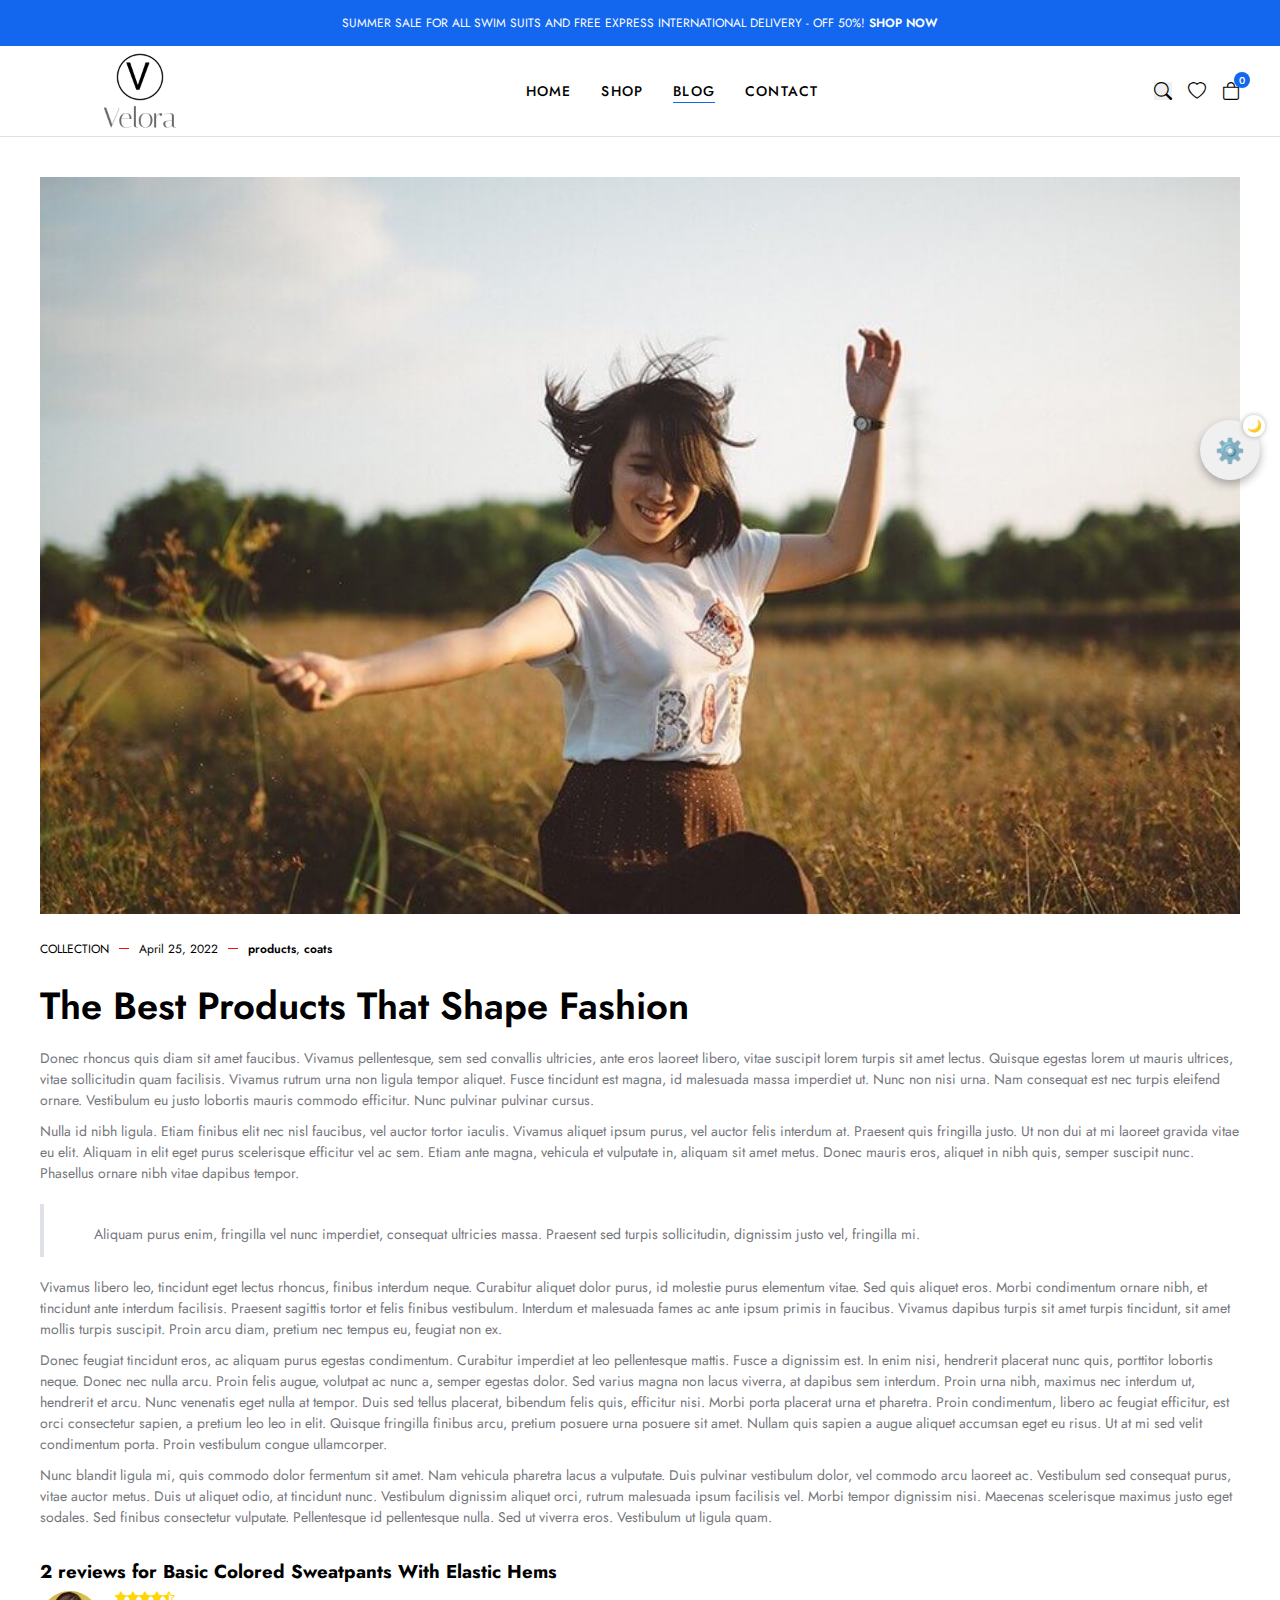
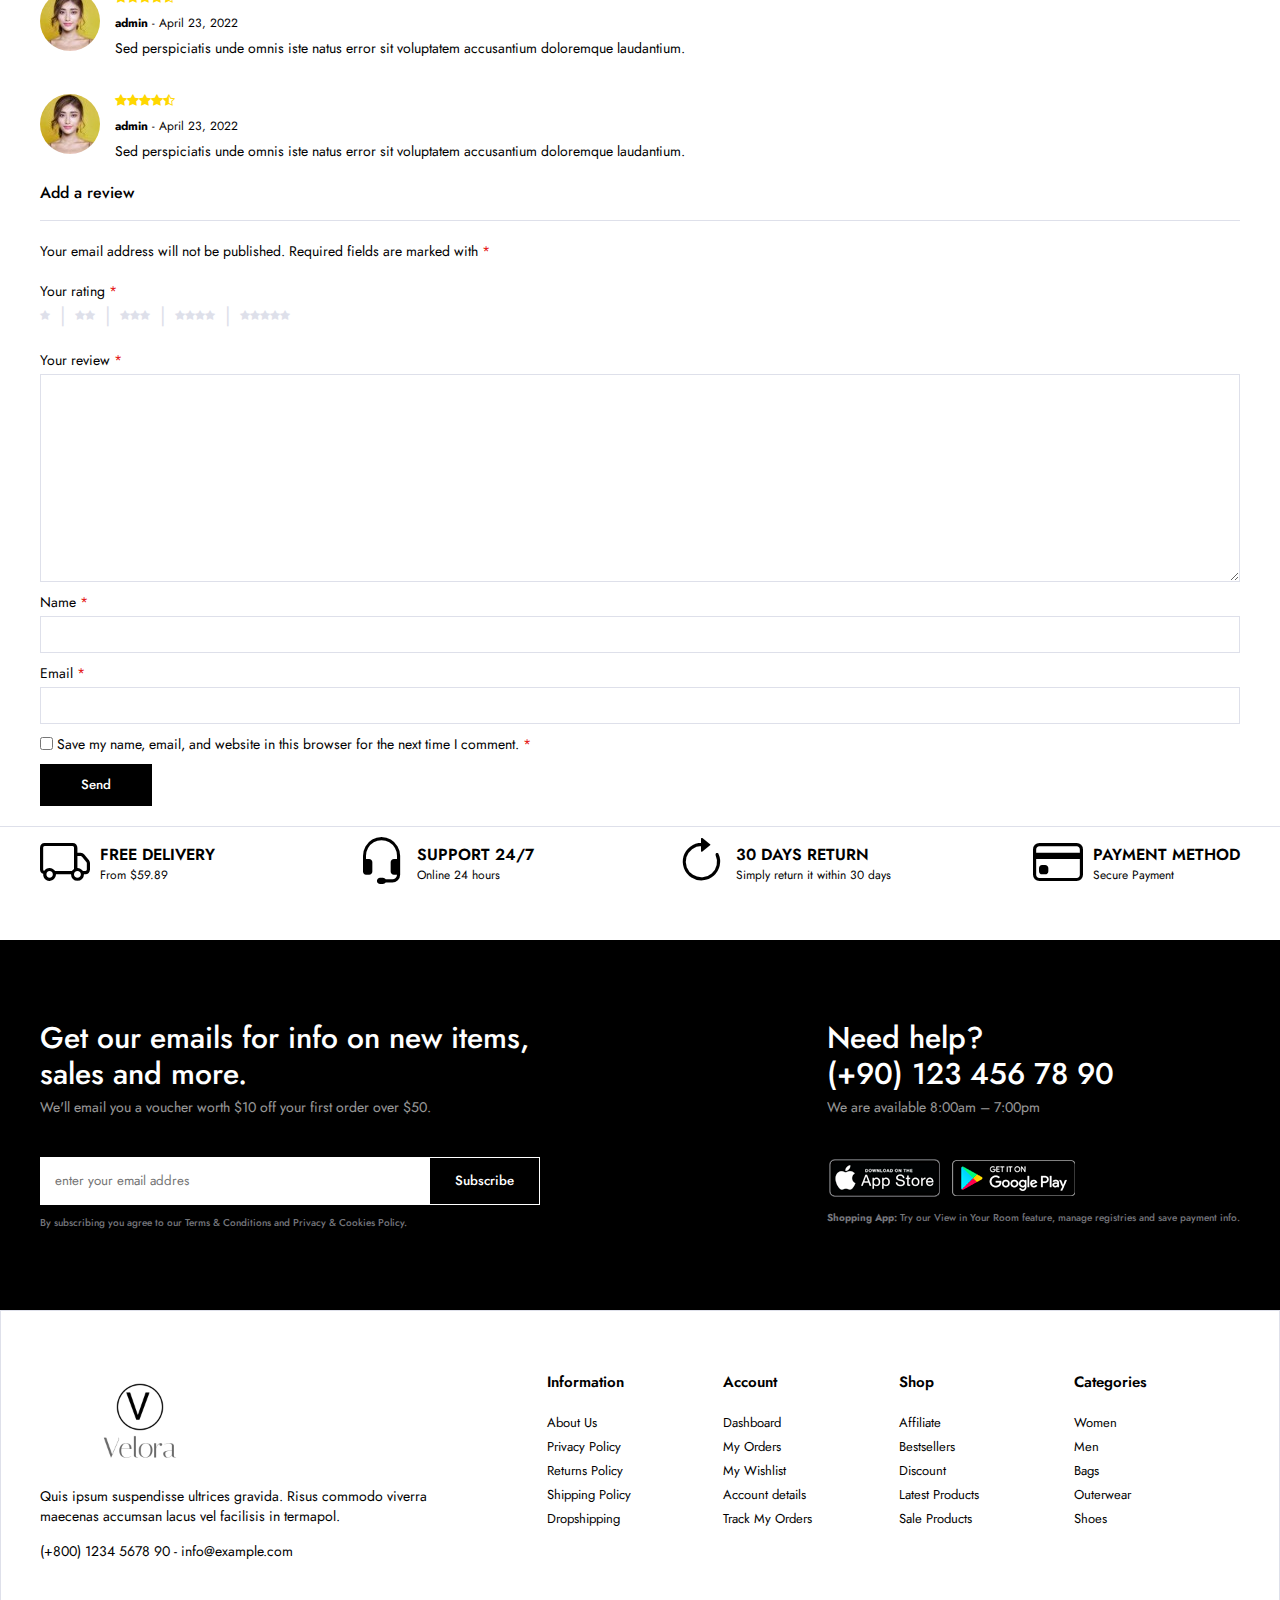
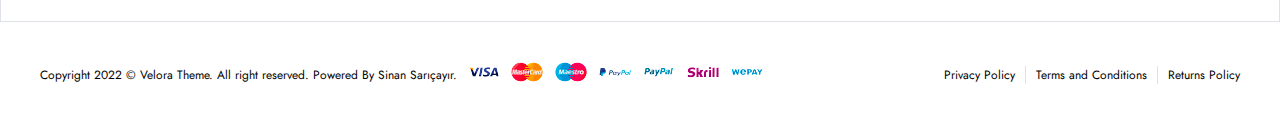
<file: single-blog3.html>
<!DOCTYPE html>
<html lang="en">

<head>
    <meta charset="UTF-8" />
    <meta http-equiv="X-UA-Compatible" content="IE=edge" />
    <meta name="viewport" content="width=device-width, initial-scale=1.0" />
    <!-- !bootstrap icon -->
    <link rel="stylesheet" href="https://cdn.jsdelivr.net/npm/bootstrap-icons@1.10.2/font/bootstrap-icons.css" />
    <link rel="stylesheet" href="css/main.css" />
    <link rel="stylesheet" href="color.css">
    <title>Velora | Single Blog</title>
    <link rel="icon" type="image/png" href="img/Velora-logo-transparent.png">
</head>

<body>
    <!-- ! header start -->
    <header>
        <div class="global-notification">
            <div class="container">
                <p>
                    SUMMER SALE FOR ALL SWIM SUITS AND FREE EXPRESS INTERNATIONAL
                    DELIVERY - OFF 50%! <a href="shop.html">SHOP NOW</a>
                </p>
            </div>
        </div>
        <div class="header-row">
            <div class="container">
                <div class="header-wrapper">
                    <div class="header-mobile">
                        <i class="bi bi-list"></i>
                    </div>
                    <div class="header-left">
                        <a href="home.html" class="logo"><img src="img/Velora-logo-transparent.png" alt=""></a>
                    </div>
                    <div class="header-center">
                        <nav class="navigation">
                            <ul class="menu-list">
                                <li class="menu-list-item">
                                    <a href="home.html" class="menu-link">Home
                                    </a>
                                    <div class="menu-dropdown-wrapper">
                                        <ul class="menu-dropdown-content">
                                            <li><a href="#">Home Clean</a></li>
                                            <li><a href="#">Home Collection</a></li>
                                            <li><a href="#">Home Minimal</a></li>
                                            <li><a href="#">Home Modern</a></li>
                                            <li><a href="#">Home Parallax</a></li>
                                            <li><a href="#">Home Strong</a></li>
                                            <li><a href="#">Home Style</a></li>
                                            <li><a href="#">Home Unique</a></li>
                                            <li><a href="#">Home RTL</a></li>
                                        </ul>
                                    </div>
                                </li>
                                <li class="menu-list-item megamenu-wrapper">
                                    <a href="shop.html" class="menu-link">Shop
                                    </a>
                                    <div class="menu-dropdown-wrapper">
                                        <div class="menu-dropdown-megamenu">
                                            <div class="megamenu-links">
                                                <div class="megamenu-products">
                                                    <h3 class="megamenu-product-title">Shop Style</h3>
                                                    <ul class="megamenu-menu-list">
                                                        <li><a href="#">Shop Standart</a></li>
                                                        <li><a href="#">Shop Full</a></li>
                                                        <li><a href="#">Shop Only Categories</a></li>
                                                        <li><a href="#">Shop Image Categories</a></li>
                                                        <li><a href="#">Shop Sub Categories</a></li>
                                                        <li><a href="#">Shop List</a></li>
                                                        <li><a href="#">Hover Style 1</a></li>
                                                        <li><a href="#">Hover Style 2</a></li>
                                                        <li><a href="#">Hover Style 3</a></li>
                                                    </ul>
                                                </div>
                                                <div class="megamenu-products">
                                                    <h3 class="megamenu-product-title">
                                                        Filter Layout
                                                    </h3>
                                                    <ul class="megamenu-menu-list">
                                                        <li><a href="#">Sidebar</a></li>
                                                        <li><a href="#">Filter Side Out</a></li>
                                                        <li><a href="#">Filter Dropdown</a></li>
                                                        <li><a href="#">Filter Drawer</a></li>
                                                    </ul>
                                                </div>
                                                <div class="megamenu-products">
                                                    <h3 class="megamenu-product-title">Shop Loader</h3>
                                                    <ul class="megamenu-menu-list">
                                                        <li><a href="#">Shop Pagination</a></li>
                                                        <li><a href="#">Shop Infinity</a></li>
                                                        <li><a href="#">Shop Load More</a></li>
                                                        <li><a href="#">Cart Modal</a></li>
                                                        <li><a href="#">Cart Drawer</a></li>
                                                        <li><a href="#">Cart Page</a></li>
                                                    </ul>
                                                </div>
                                            </div>
                                            <div class="megamenu-single">
                                                <a href="#">
                                                    <img src="img/mega-menu.jpg" alt="" />
                                                </a>
                                                <h3 class="megamenu-single-title">
                                                    JOIN THE LAYERING GANG
                                                </h3>
                                                <h4 class="megamenu-single-subtitle">
                                                    Suspendisse faucibus nunc et pellentesque
                                                </h4>
                                                <a href="#" class="megamenu-single-button btn btn-sm">Shop Now</a>
                                            </div>
                                        </div>
                                    </div>
                                </li>
                                <li class="menu-list-item">
                                    <a href="blog.html" class="menu-link active">Blog
                                    </a>
                                </li>
                                <li class="menu-list-item">
                                    <a href="contact.html" class="menu-link">Contact</a>
                                </li>
                            </ul>
                        </nav>
                        <i class="bi-x-circle"></i>
                    </div>
                    <div class="header-right">
                        <div class="header-right-links">

                            <button class="toggle-button">
                                <i class="bi bi-search"></i>
                            </button>
                            <a href="#">
                                <i class="bi bi-heart"></i>
                            </a>
                            <div class="header-cart">
                                <a href="cart.html" class="header-cart-link">
                                    <i class="bi bi-bag"></i>
                                    <span class="header-cart-count">0</span>
                                </a>
                            </div>
                        </div>
                    </div>
                </div>
            </div>
        </div>
    </header>
    <!-- ! header end -->

    <!-- ! modal search start -->
    <div class="modal-search">
        <div class="modal-wrapper">
            <h3 class="modal-title">Search for products</h3>
            <p class="modal-text">
                Start typing to see products you are looking for.
            </p>
            <form class="search-form">
                <input type="text" placeholder="Search a product" />
                <button><i class="bi bi-search"></i></button>
            </form>
            <div class="search-result">
                <div class="search-heading">
                    <h3>RESULT FROM PRODUCT</h3>
                </div>
                <div class="results">
                    <a href="#" class="result-item">
                        <img src="img/products/product1/1.png" class="search-thumb" alt="" />
                        <div class="search-info">
                            <h4>Analogue Resin Strap</h4>
                            <span class="search-sku">SKU : PD0016</span>
                            <span class="search-price">$108.00</span>
                        </div>
                    </a>
                    <a href="#" class="result-item">
                        <img src="img/products/product2/1.png" class="search-thumb" alt="" />
                        <div class="search-info">
                            <h4>Analogue Resin Strap</h4>
                            <span class="search-sku">SKU : PD0016</span>
                            <span class="search-price">$108.00</span>
                        </div>
                    </a>
                </div>
            </div>
            <i class="bi bi-x-circle"></i>
        </div>
    </div>
    <!-- ! modal search end -->

    <!-- ! single blog start -->
    <section class="single-blog">
        <div class="container">
            <article>
                <figure>
                    <a href="#">
                        <img src="img/blogs/blog3.jpg" alt="">
                    </a>
                </figure>
                <div class="blog-wrapper">
                    <div class="blog-meta">
                        <div class="blog-category">
                            <a href="#">
                                COLLECTION
                            </a>
                        </div>
                        <div class="blog-date">
                            <a href="#">
                                April 25, 2022
                            </a>
                        </div>
                        <div class="blog-tags">
                            <a href="#">products</a>,
                            <a href="#">coats</a>
                        </div>
                    </div>
                    <h1 class="blog-title">
                        The Best Products That Shape Fashion
                    </h1>
                    <div class="blog-content">
                        <p>
                            Donec rhoncus quis diam sit amet faucibus. Vivamus pellentesque, sem sed convallis
                            ultricies, ante eros laoreet libero, vitae suscipit lorem turpis sit amet lectus. Quisque
                            egestas lorem ut mauris ultrices, vitae sollicitudin quam facilisis. Vivamus rutrum urna non
                            ligula tempor aliquet. Fusce tincidunt est magna, id malesuada massa imperdiet ut. Nunc non
                            nisi urna. Nam consequat est nec turpis eleifend ornare. Vestibulum eu justo lobortis mauris
                            commodo efficitur. Nunc pulvinar pulvinar cursus.
                        </p>
                        <p>
                            Nulla id nibh ligula. Etiam finibus elit nec nisl faucibus, vel auctor tortor iaculis.
                            Vivamus aliquet ipsum purus, vel auctor felis interdum at. Praesent quis fringilla justo. Ut
                            non dui at mi laoreet gravida vitae eu elit. Aliquam in elit eget purus scelerisque
                            efficitur vel ac sem. Etiam ante magna, vehicula et vulputate in, aliquam sit amet metus.
                            Donec mauris eros, aliquet in nibh quis, semper suscipit nunc. Phasellus ornare nibh vitae
                            dapibus tempor.
                        </p>
                        <blockquote>
                            <p>
                                Aliquam purus enim, fringilla vel nunc imperdiet, consequat ultricies massa. Praesent
                                sed turpis sollicitudin, dignissim justo vel, fringilla mi.
                            </p>
                        </blockquote>
                        <p>
                            Vivamus libero leo, tincidunt eget lectus rhoncus, finibus interdum neque. Curabitur aliquet
                            dolor purus, id molestie purus elementum vitae. Sed quis aliquet eros. Morbi condimentum
                            ornare nibh, et tincidunt ante interdum facilisis. Praesent sagittis tortor et felis finibus
                            vestibulum. Interdum et malesuada fames ac ante ipsum primis in faucibus. Vivamus dapibus
                            turpis sit amet turpis tincidunt, sit amet mollis turpis suscipit. Proin arcu diam, pretium
                            nec tempus eu, feugiat non ex.
                        </p>
                        <p>
                            Donec feugiat tincidunt eros, ac aliquam purus egestas condimentum. Curabitur imperdiet at
                            leo pellentesque mattis. Fusce a dignissim est. In enim nisi, hendrerit placerat nunc quis,
                            porttitor lobortis neque. Donec nec nulla arcu. Proin felis augue, volutpat ac nunc a,
                            semper egestas dolor. Sed varius magna non lacus viverra, at dapibus sem interdum. Proin
                            urna nibh, maximus nec interdum ut, hendrerit et arcu. Nunc venenatis eget nulla at tempor.
                            Duis sed tellus placerat, bibendum felis quis, efficitur nisi. Morbi porta placerat urna et
                            pharetra. Proin condimentum, libero ac feugiat efficitur, est orci consectetur sapien, a
                            pretium leo leo in elit. Quisque fringilla finibus arcu, pretium posuere urna posuere sit
                            amet. Nullam quis sapien a augue aliquet accumsan eget eu risus. Ut at mi sed velit
                            condimentum porta. Proin vestibulum congue ullamcorper.
                        </p>
                        <p>
                            Nunc blandit ligula mi, quis commodo dolor fermentum sit amet. Nam vehicula pharetra lacus a
                            vulputate. Duis pulvinar vestibulum dolor, vel commodo arcu laoreet ac. Vestibulum sed
                            consequat purus, vitae auctor metus. Duis ut aliquet odio, at tincidunt nunc. Vestibulum
                            dignissim aliquet orci, rutrum malesuada ipsum facilisis vel. Morbi tempor dignissim nisi.
                            Maecenas scelerisque maximus justo eget sodales. Sed finibus consectetur vulputate.
                            Pellentesque id pellentesque nulla. Sed ut viverra eros. Vestibulum ut ligula quam.
                        </p>
                    </div>
                </div>
            </article>
            <div class="tab-panel-reviews">
                <h3>2 reviews for Basic Colored Sweatpants With Elastic Hems
                </h3>
                <div class="comments">
                    <ol class="comment-list">
                        <li class="comment-item">
                            <div class="comment-avatar">
                                <img src="img/avatars/avatar1.jpg" alt="">
                            </div>
                            <div class="comment-text">
                                <ul class="comment-stars">
                                    <li>
                                        <i class="bi bi-star-fill"></i>
                                    </li>
                                    <li>
                                        <i class="bi bi-star-fill"></i>
                                    </li>
                                    <li>
                                        <i class="bi bi-star-fill"></i>
                                    </li>
                                    <li>
                                        <i class="bi bi-star-fill"></i>
                                    </li>
                                    <li>
                                        <i class="bi bi-star-half"></i>
                                    </li>
                                </ul>
                                <div class="comment-meta">
                                    <strong>admin</strong>
                                    <span>-</span>
                                    <time>April 23, 2022</time>
                                </div>
                                <div class="comment-description">
                                    <p>
                                        Sed perspiciatis unde omnis iste natus error sit voluptatem
                                        accusantium doloremque laudantium.
                                    </p>
                                </div>
                            </div>
                        </li>
                        <li class="comment-item">
                            <div class="comment-avatar">
                                <img src="img/avatars/avatar1.jpg" alt="">
                            </div>
                            <div class="comment-text">
                                <ul class="comment-stars">
                                    <li>
                                        <i class="bi bi-star-fill"></i>
                                    </li>
                                    <li>
                                        <i class="bi bi-star-fill"></i>
                                    </li>
                                    <li>
                                        <i class="bi bi-star-fill"></i>
                                    </li>
                                    <li>
                                        <i class="bi bi-star-fill"></i>
                                    </li>
                                    <li>
                                        <i class="bi bi-star-half"></i>
                                    </li>
                                </ul>
                                <div class="comment-meta">
                                    <strong>admin</strong>
                                    <span>-</span>
                                    <time>April 23, 2022</time>
                                </div>
                                <div class="comment-description">
                                    <p>
                                        Sed perspiciatis unde omnis iste natus error sit voluptatem
                                        accusantium doloremque laudantium.
                                    </p>
                                </div>
                            </div>
                        </li>
                    </ol>
                </div>
                <!-- review form start -->
                <div class="review-form-wrapper">
                    <h2>Add a review
                    </h2>
                    <form action="" class="comment-form">
                        <p class="comment-notes">
                            Your email address will not be published. Required fields are marked with
                            <span class="required">*</span>
                        </p>
                        <div class="comment-form-rating">
                            <label>
                                Your rating
                                <span class="required">*</span>
                            </label>
                            <div class="stars">
                                <a href="#" class="star">
                                    <i class="i bi-star-fill"></i>
                                </a>
                                <a href="#" class="star">
                                    <i class="i bi-star-fill"></i>
                                    <i class="i bi-star-fill"></i>
                                </a>
                                <a href="#" class="star">
                                    <i class="i bi-star-fill"></i>
                                    <i class="i bi-star-fill"></i>
                                    <i class="i bi-star-fill"></i>
                                </a>
                                <a href="#" class="star">
                                    <i class="i bi-star-fill"></i>
                                    <i class="i bi-star-fill"></i>
                                    <i class="i bi-star-fill"></i>
                                    <i class="i bi-star-fill"></i>
                                </a>
                                <a href="#" class="star">
                                    <i class="i bi-star-fill"></i>
                                    <i class="i bi-star-fill"></i>
                                    <i class="i bi-star-fill"></i>
                                    <i class="i bi-star-fill"></i>
                                    <i class="i bi-star-fill"></i>
                                </a>
                            </div>
                        </div>
                        <div class="comment-form-comment form-comment">
                            <label for="form-review">
                                Your review
                                <span class="required">*</span>
                            </label>
                            <textarea cols="50" rows="10" id="form-review">

                            </textarea>
                        </div>
                        <div class="comment-form-author form-comment">
                            <label for="name">Name
                                <span class="required">*</span>
                            </label>
                            <input type="text" id="name">
                        </div>
                        <div class="comment-form-email form-comment">
                            <label for="email">Email
                                <span class="required">*</span>
                            </label>
                            <input type="email" id="email">
                        </div>
                        <div class="comment-form-cookie">
                            <input type="checkbox" id="cookie">
                            <label for="cookie">
                                Save my name, email, and website in this browser for the next time I
                                comment.
                                <span class="required">*</span>
                            </label>
                        </div>
                        <div class="form-submit">
                            <input class="btn btn-submit" type="submit" value="Send">
                        </div>

                    </form>

                </div>
                <!-- review form end -->
            </div>
        </div>
    </section>
    <!-- ! single blog end -->

    <!-- ! policy start -->
    <section class="policy">
        <div class="container">
            <ul class="policy-list">
                <li class="policy-item">
                    <i class="bi bi-truck"></i>
                    <div class="policy-texts">
                        <strong>FREE DELIVERY</strong>
                        <span>From $59.89</span>
                    </div>
                </li>
                <li class="policy-item">
                    <i class="bi bi-headset"></i>
                    <div class="policy-texts">
                        <strong>SUPPORT 24/7</strong>
                        <span>Online 24 hours</span>
                    </div>
                </li>
                <li class="policy-item">
                    <i class="bi bi-arrow-clockwise"></i>
                    <div class="policy-texts">
                        <strong>30 DAYS RETURN</strong>
                        <span>Simply return it within 30 days</span>
                    </div>
                </li>
                <li class="policy-item">
                    <i class="bi bi-credit-card"></i>
                    <div class="policy-texts">
                        <strong>PAYMENT METHOD</strong>
                        <span>Secure Payment</span>
                    </div>
                </li>
            </ul>
        </div>
    </section>
    <!-- ! policy end -->

    <!-- ! footer start -->
    <section class="footer">
        <div class="subscribe-contact-row">
            <div class="container">
                <div class="subscribe-contact-wrapper">
                    <div class="subscribe-wrapper">
                        <div class="footer-subscribe">
                            <div class="footer-subscribe-top">
                                <h3 class="subscribe-title">
                                    Get our emails for info on new items, sales and more.
                                </h3>
                                <p class="subscribe-desc">
                                    We'll email you a voucher worth $10 off your first order
                                    over $50.
                                </p>
                            </div>
                            <div class="footer-subscribe-bottom">
                                <form>
                                    <input type="text" placeholder="enter your email addres" />
                                    <button class="btn">Subscribe</button>
                                </form>
                                <p class="privacy-text">
                                    By subscribing you agree to our
                                    <a href="#">Terms & Conditions and Privacy & Cookies Policy.</a>
                                </p>
                            </div>
                        </div>
                    </div>
                    <div class="contact-wrapper">
                        <div class="footer-contact-top">
                            <h3 class="contact-title">Need help? <br>
                                (+90) 123 456 78 90
                            </h3>
                            <p class="contact-desc">We are available 8:00am – 7:00pm
                            </p>
                        </div>
                        <div class="footer-contact-bottom">
                            <div class="download-app">
                                <a href="#">
                                    <img src="img/footer/app-store.png" alt="">
                                </a>
                                <a href="#">
                                    <img src="img/footer/google-play.png" alt="">
                                </a>
                            </div>
                            <p class="privacy-text">
                                <strong>Shopping App:</strong> Try our View in Your Room feature, manage registries and
                                save payment
                                info.
                            </p>
                        </div>
                    </div>
                </div>
            </div>
        </div>
        <div class="widgets-row">
            <div class="container">
                <div class="footer-widgets">
                    <div class="brand-info">
                        <div class="footer-logo">
                            <a href="/home.html" class="logo"><img src="/img/Velora-logo-transparent.png" alt=""></a>
                        </div>
                        <div class="footer-desc">
                            Quis ipsum suspendisse ultrices gravida. Risus commodo viverra maecenas accumsan lacus vel
                            facilisis in
                            termapol.
                        </div>
                        <div class="footer-contact">
                            <p>
                                <a href="tel:123456789">(+800) 1234 5678 90</a> -
                                <a href="mailto:info@example.com">info@example.com</a>
                            </p>
                        </div>
                    </div>
                    <div class="widget-nav-menu">
                        <h4>Information</h4>
                        <ul class="menu-list">
                            <li>
                                <a href="#">About Us</a>
                            </li>
                            <li>
                                <a href="#">Privacy Policy</a>
                            </li>
                            <li>
                                <a href="#">Returns Policy</a>
                            </li>
                            <li>
                                <a href="#">Shipping Policy</a>
                            </li>
                            <li>
                                <a href="#">Dropshipping</a>
                            </li>
                        </ul>
                    </div>
                    <div class="widget-nav-menu">
                        <h4>Account</h4>
                        <ul class="menu-list">
                            <li>
                                <a href="#">Dashboard</a>
                            </li>
                            <li>
                                <a href="#">My Orders</a>
                            </li>
                            <li>
                                <a href="#">My Wishlist</a>
                            </li>
                            <li>
                                <a href="#">Account details</a>
                            </li>
                            <li>
                                <a href="#">Track My Orders</a>
                            </li>
                        </ul>
                    </div>
                    <div class="widget-nav-menu">
                        <h4>Shop</h4>
                        <ul class="menu-list">
                            <li>
                                <a href="#">Affiliate</a>
                            </li>
                            <li>
                                <a href="#">Bestsellers</a>
                            </li>
                            <li>
                                <a href="#">Discount</a>
                            </li>
                            <li>
                                <a href="#">Latest Products</a>
                            </li>
                            <li>
                                <a href="#">Sale Products</a>
                            </li>
                        </ul>
                    </div>
                    <div class="widget-nav-menu">
                        <h4>Categories</h4>
                        <ul class="menu-list">
                            <li>
                                <a href="#">Women</a>
                            </li>
                            <li>
                                <a href="#">Men</a>
                            </li>
                            <li>
                                <a href="#">Bags</a>
                            </li>
                            <li>
                                <a href="#">Outerwear</a>
                            </li>
                            <li>
                                <a href="#">Shoes</a>
                            </li>
                        </ul>
                    </div>
                </div>
            </div>
        </div>
        <div class="copyright-row">
            <div class="copyright-row">
                <div class="container">
                    <div class="footer-copyright">
                        <div class="site-copyright">
                            <p>
                                Copyright 2022 © Velora Theme. All right reserved.
                                Powered By Sinan Sarıçayır.
                            </p>
                        </div>
                        <a href="#">
                            <img src="img/footer/cards.png" alt="">
                        </a>
                        <div class="footer-menu">
                            <ul class="footer-menu-list">
                                <li class="list-item">
                                    <a href="#">Privacy Policy</a>
                                </li>
                                <li class="list-item">
                                    <a href="#">Terms and Conditions</a>
                                </li>
                                <li class="list-item">
                                    <a href="#">Returns Policy</a>
                                </li>
                            </ul>
                        </div>
                    </div>
                </div>
            </div>
        </div>
    </section>
    <!-- ! footer end -->
     <script src="color.js"></script>
</body>

</html>
</file>
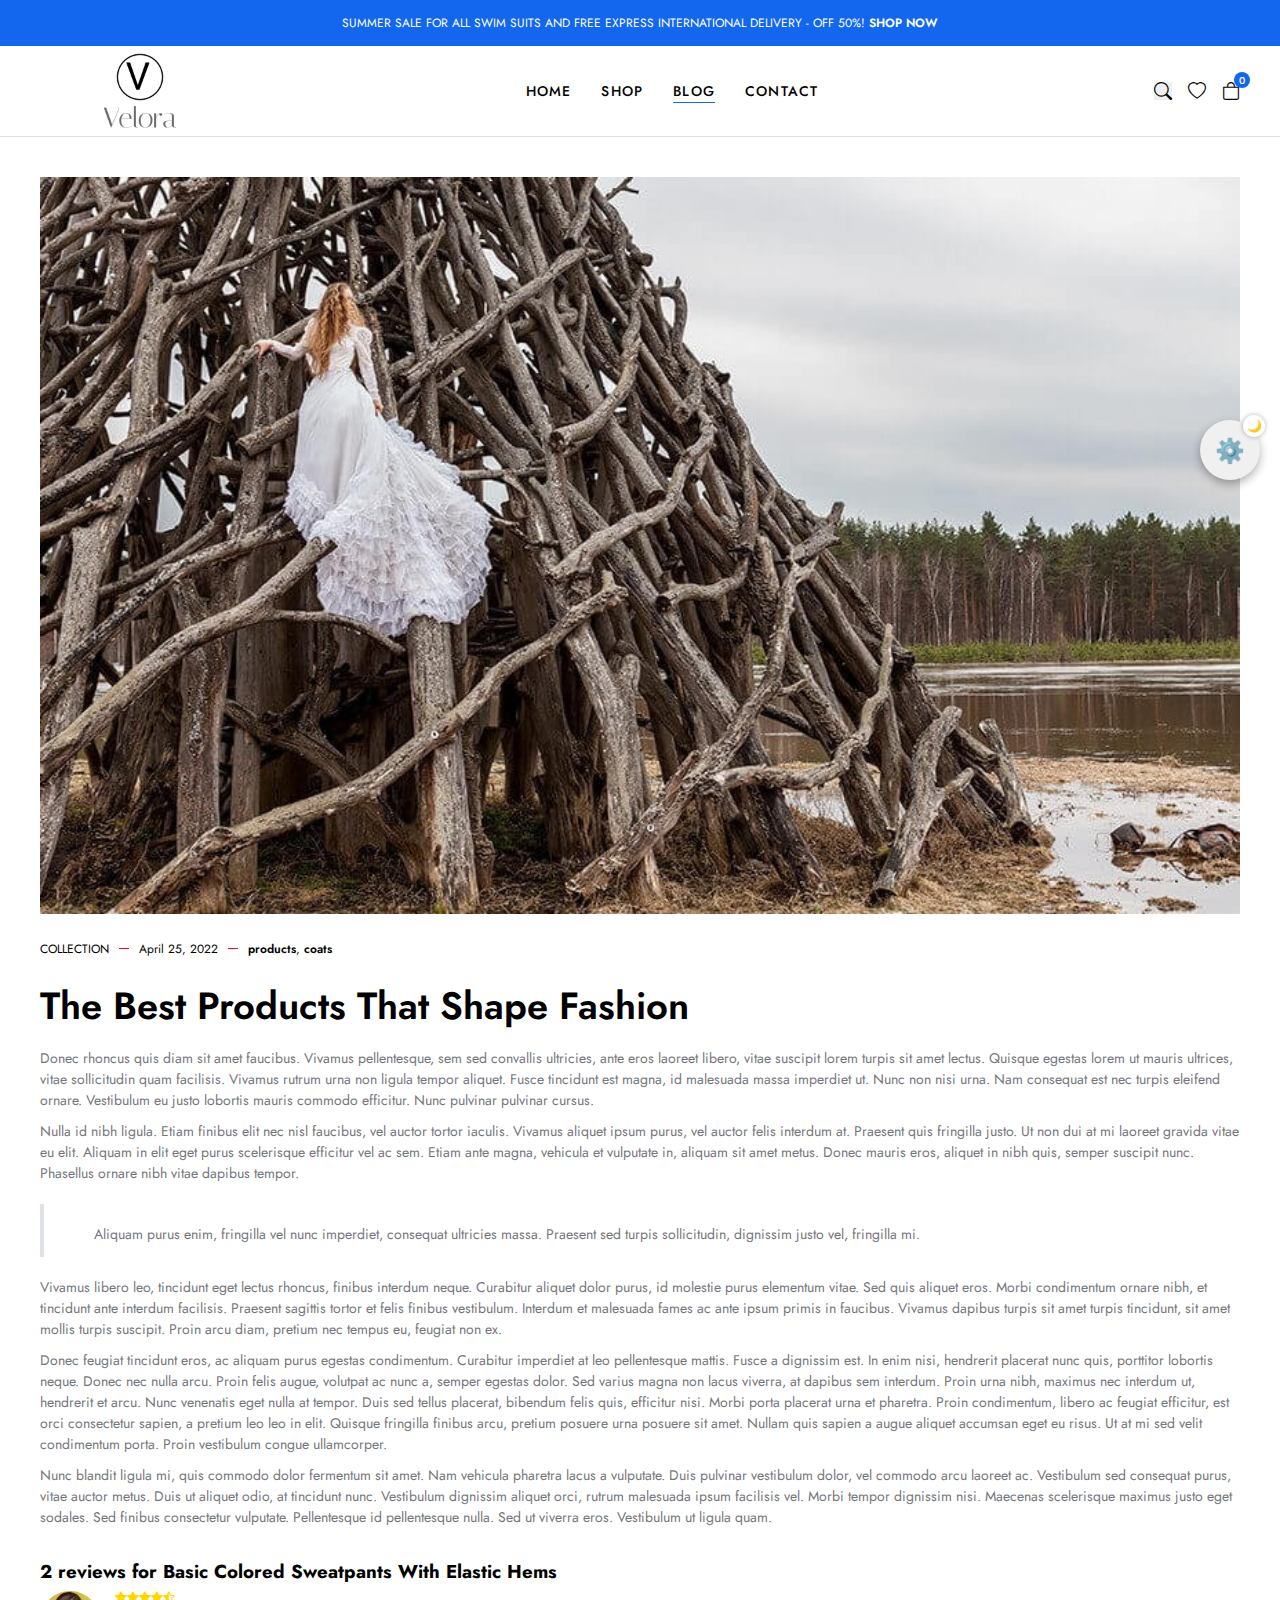
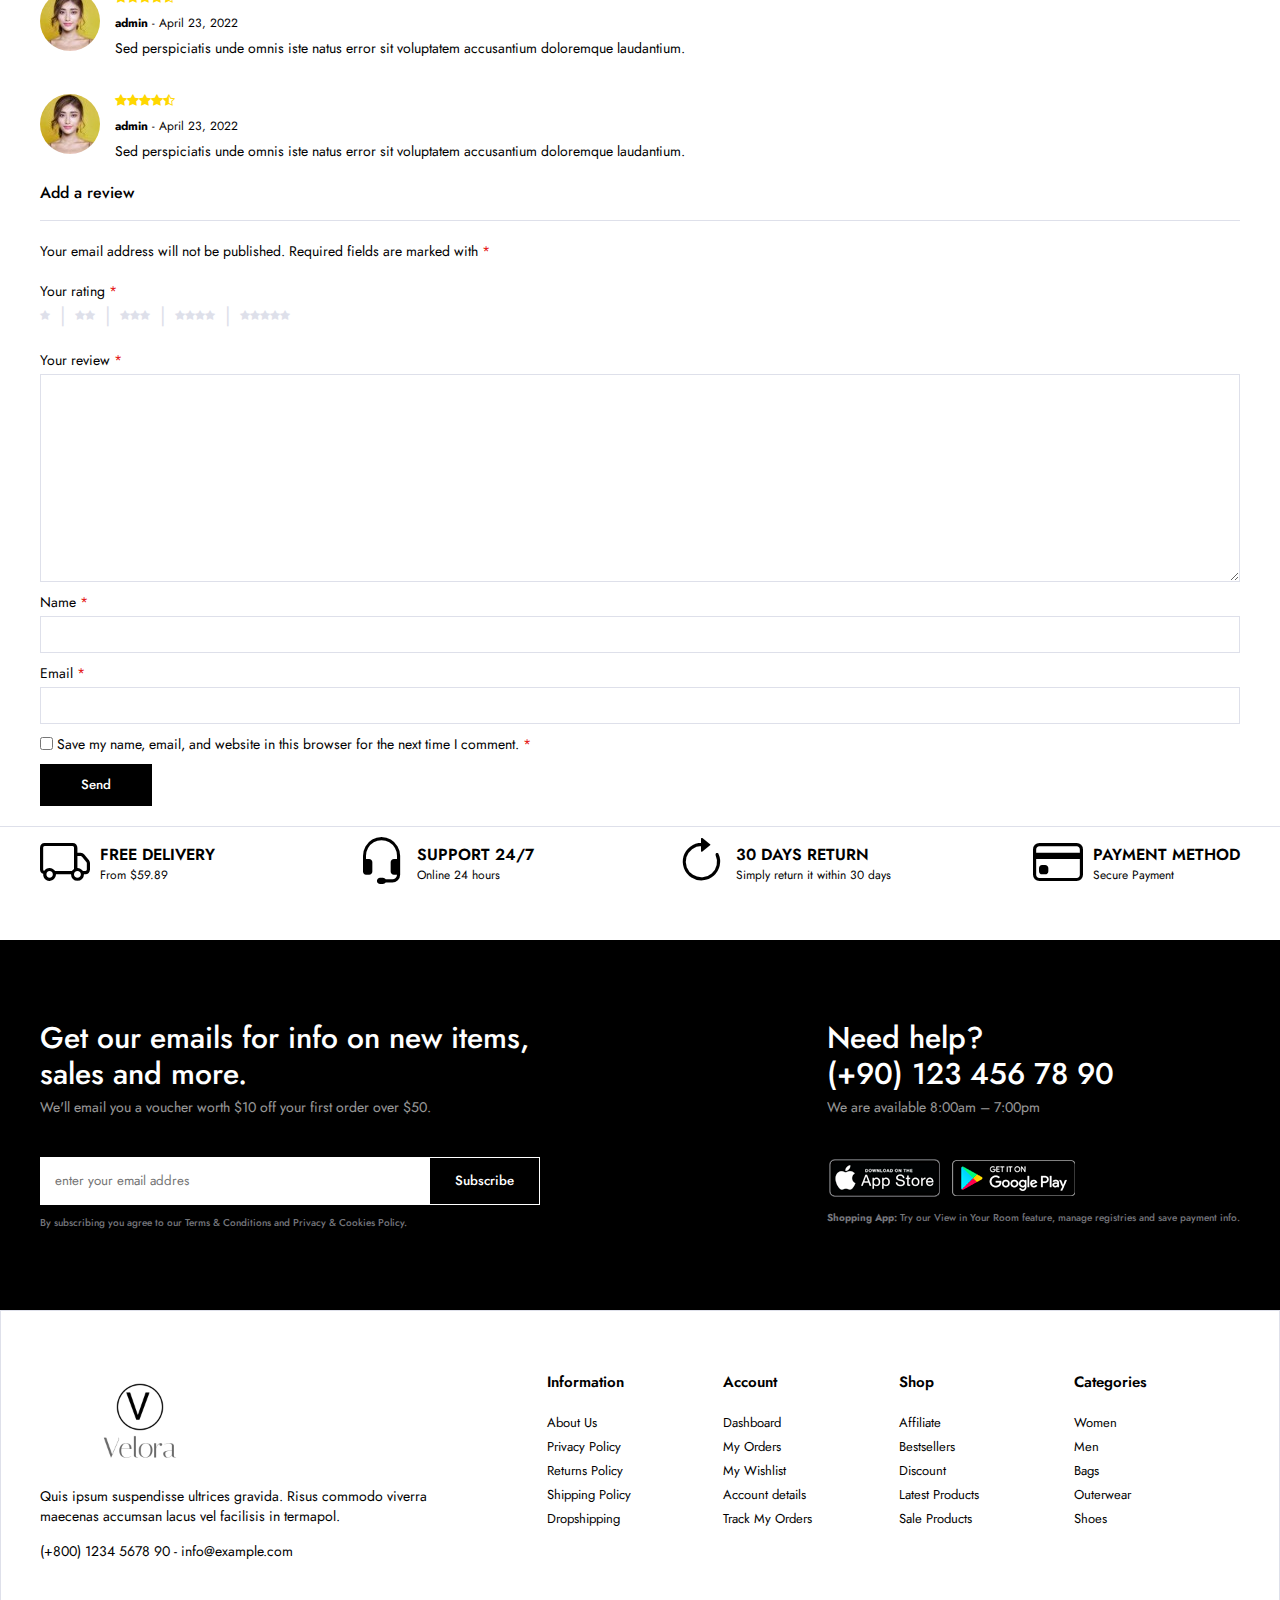
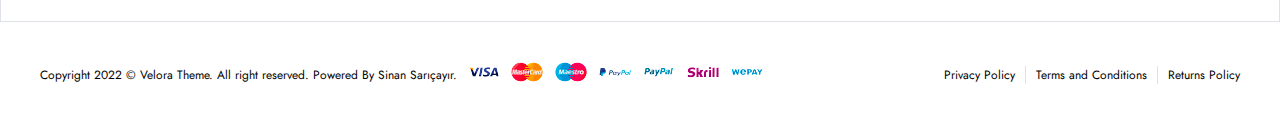
<file: single-blog4.html>
<!DOCTYPE html>
<html lang="en">

<head>
    <meta charset="UTF-8" />
    <meta http-equiv="X-UA-Compatible" content="IE=edge" />
    <meta name="viewport" content="width=device-width, initial-scale=1.0" />
    <!-- !bootstrap icon -->
    <link rel="stylesheet" href="https://cdn.jsdelivr.net/npm/bootstrap-icons@1.10.2/font/bootstrap-icons.css" />
    <link rel="stylesheet" href="css/main.css" />
    <link rel="stylesheet" href="color.css">
    <title>Velora | Single Blog</title>
    <link rel="icon" type="image/png" href="img/Velora-logo-transparent.png">
</head>

<body>
    <!-- ! header start -->
    <header>
        <div class="global-notification">
            <div class="container">
                <p>
                    SUMMER SALE FOR ALL SWIM SUITS AND FREE EXPRESS INTERNATIONAL
                    DELIVERY - OFF 50%! <a href="shop.html">SHOP NOW</a>
                </p>
            </div>
        </div>
        <div class="header-row">
            <div class="container">
                <div class="header-wrapper">
                    <div class="header-mobile">
                        <i class="bi bi-list"></i>
                    </div>
                    <div class="header-left">
                        <a href="home.html" class="logo"><img src="img/Velora-logo-transparent.png" alt=""></a>
                    </div>
                    <div class="header-center">
                        <nav class="navigation">
                            <ul class="menu-list">
                                <li class="menu-list-item">
                                    <a href="/" class="menu-link">Home
                                    </a>
                                    <div class="menu-dropdown-wrapper">
                                        <ul class="menu-dropdown-content">
                                            <li><a href="#">Home Clean</a></li>
                                            <li><a href="#">Home Collection</a></li>
                                            <li><a href="#">Home Minimal</a></li>
                                            <li><a href="#">Home Modern</a></li>
                                            <li><a href="#">Home Parallax</a></li>
                                            <li><a href="#">Home Strong</a></li>
                                            <li><a href="#">Home Style</a></li>
                                            <li><a href="#">Home Unique</a></li>
                                            <li><a href="#">Home RTL</a></li>
                                        </ul>
                                    </div>
                                </li>
                                <li class="menu-list-item megamenu-wrapper">
                                    <a href="shop.html" class="menu-link">Shop
                                    </a>
                                    <div class="menu-dropdown-wrapper">
                                        <div class="menu-dropdown-megamenu">
                                            <div class="megamenu-links">
                                                <div class="megamenu-products">
                                                    <h3 class="megamenu-product-title">Shop Style</h3>
                                                    <ul class="megamenu-menu-list">
                                                        <li><a href="#">Shop Standart</a></li>
                                                        <li><a href="#">Shop Full</a></li>
                                                        <li><a href="#">Shop Only Categories</a></li>
                                                        <li><a href="#">Shop Image Categories</a></li>
                                                        <li><a href="#">Shop Sub Categories</a></li>
                                                        <li><a href="#">Shop List</a></li>
                                                        <li><a href="#">Hover Style 1</a></li>
                                                        <li><a href="#">Hover Style 2</a></li>
                                                        <li><a href="#">Hover Style 3</a></li>
                                                    </ul>
                                                </div>
                                                <div class="megamenu-products">
                                                    <h3 class="megamenu-product-title">
                                                        Filter Layout
                                                    </h3>
                                                    <ul class="megamenu-menu-list">
                                                        <li><a href="#">Sidebar</a></li>
                                                        <li><a href="#">Filter Side Out</a></li>
                                                        <li><a href="#">Filter Dropdown</a></li>
                                                        <li><a href="#">Filter Drawer</a></li>
                                                    </ul>
                                                </div>
                                                <div class="megamenu-products">
                                                    <h3 class="megamenu-product-title">Shop Loader</h3>
                                                    <ul class="megamenu-menu-list">
                                                        <li><a href="#">Shop Pagination</a></li>
                                                        <li><a href="#">Shop Infinity</a></li>
                                                        <li><a href="#">Shop Load More</a></li>
                                                        <li><a href="#">Cart Modal</a></li>
                                                        <li><a href="#">Cart Drawer</a></li>
                                                        <li><a href="#">Cart Page</a></li>
                                                    </ul>
                                                </div>
                                            </div>
                                            <div class="megamenu-single">
                                                <a href="#">
                                                    <img src="img/mega-menu.jpg" alt="" />
                                                </a>
                                                <h3 class="megamenu-single-title">
                                                    JOIN THE LAYERING GANG
                                                </h3>
                                                <h4 class="megamenu-single-subtitle">
                                                    Suspendisse faucibus nunc et pellentesque
                                                </h4>
                                                <a href="#" class="megamenu-single-button btn btn-sm">Shop Now</a>
                                            </div>
                                        </div>
                                    </div>
                                </li>
                                <li class="menu-list-item">
                                    <a href="blog.html" class="menu-link active">Blog
                                    </a>
                                </li>
                                <li class="menu-list-item">
                                    <a href="contact.html" class="menu-link">Contact</a>
                                </li>
                            </ul>
                        </nav>
                        <i class="bi-x-circle"></i>
                    </div>
                    <div class="header-right">
                        <div class="header-right-links">

                            <button class="toggle-button">
                                <i class="bi bi-search"></i>
                            </button>
                            <a href="#">
                                <i class="bi bi-heart"></i>
                            </a>
                            <div class="header-cart">
                                <a href="cart.html" class="header-cart-link">
                                    <i class="bi bi-bag"></i>
                                    <span class="header-cart-count">0</span>
                                </a>
                            </div>
                        </div>
                    </div>
                </div>
            </div>
        </div>
    </header>
    <!-- ! header end -->

    <!-- ! modal search start -->
    <div class="modal-search">
        <div class="modal-wrapper">
            <h3 class="modal-title">Search for products</h3>
            <p class="modal-text">
                Start typing to see products you are looking for.
            </p>
            <form class="search-form">
                <input type="text" placeholder="Search a product" />
                <button><i class="bi bi-search"></i></button>
            </form>
            <div class="search-result">
                <div class="search-heading">
                    <h3>RESULT FROM PRODUCT</h3>
                </div>
                <div class="results">
                    <a href="#" class="result-item">
                        <img src="img/products/product1/1.png" class="search-thumb" alt="" />
                        <div class="search-info">
                            <h4>Analogue Resin Strap</h4>
                            <span class="search-sku">SKU : PD0016</span>
                            <span class="search-price">$108.00</span>
                        </div>
                    </a>
                    <a href="#" class="result-item">
                        <img src="img/products/product2/1.png" class="search-thumb" alt="" />
                        <div class="search-info">
                            <h4>Analogue Resin Strap</h4>
                            <span class="search-sku">SKU : PD0016</span>
                            <span class="search-price">$108.00</span>
                        </div>
                    </a>
                </div>
            </div>
            <i class="bi bi-x-circle"></i>
        </div>
    </div>
    <!-- ! modal search end -->

    <!-- ! single blog start -->
    <section class="single-blog">
        <div class="container">
            <article>
                <figure>
                    <a href="#">
                        <img src="img/blogs/blog4.jpg" alt="">
                    </a>
                </figure>
                <div class="blog-wrapper">
                    <div class="blog-meta">
                        <div class="blog-category">
                            <a href="#">
                                COLLECTION
                            </a>
                        </div>
                        <div class="blog-date">
                            <a href="#">
                                April 25, 2022
                            </a>
                        </div>
                        <div class="blog-tags">
                            <a href="#">products</a>,
                            <a href="#">coats</a>
                        </div>
                    </div>
                    <h1 class="blog-title">
                        The Best Products That Shape Fashion
                    </h1>
                    <div class="blog-content">
                        <p>
                            Donec rhoncus quis diam sit amet faucibus. Vivamus pellentesque, sem sed convallis
                            ultricies, ante eros laoreet libero, vitae suscipit lorem turpis sit amet lectus. Quisque
                            egestas lorem ut mauris ultrices, vitae sollicitudin quam facilisis. Vivamus rutrum urna non
                            ligula tempor aliquet. Fusce tincidunt est magna, id malesuada massa imperdiet ut. Nunc non
                            nisi urna. Nam consequat est nec turpis eleifend ornare. Vestibulum eu justo lobortis mauris
                            commodo efficitur. Nunc pulvinar pulvinar cursus.
                        </p>
                        <p>
                            Nulla id nibh ligula. Etiam finibus elit nec nisl faucibus, vel auctor tortor iaculis.
                            Vivamus aliquet ipsum purus, vel auctor felis interdum at. Praesent quis fringilla justo. Ut
                            non dui at mi laoreet gravida vitae eu elit. Aliquam in elit eget purus scelerisque
                            efficitur vel ac sem. Etiam ante magna, vehicula et vulputate in, aliquam sit amet metus.
                            Donec mauris eros, aliquet in nibh quis, semper suscipit nunc. Phasellus ornare nibh vitae
                            dapibus tempor.
                        </p>
                        <blockquote>
                            <p>
                                Aliquam purus enim, fringilla vel nunc imperdiet, consequat ultricies massa. Praesent
                                sed turpis sollicitudin, dignissim justo vel, fringilla mi.
                            </p>
                        </blockquote>
                        <p>
                            Vivamus libero leo, tincidunt eget lectus rhoncus, finibus interdum neque. Curabitur aliquet
                            dolor purus, id molestie purus elementum vitae. Sed quis aliquet eros. Morbi condimentum
                            ornare nibh, et tincidunt ante interdum facilisis. Praesent sagittis tortor et felis finibus
                            vestibulum. Interdum et malesuada fames ac ante ipsum primis in faucibus. Vivamus dapibus
                            turpis sit amet turpis tincidunt, sit amet mollis turpis suscipit. Proin arcu diam, pretium
                            nec tempus eu, feugiat non ex.
                        </p>
                        <p>
                            Donec feugiat tincidunt eros, ac aliquam purus egestas condimentum. Curabitur imperdiet at
                            leo pellentesque mattis. Fusce a dignissim est. In enim nisi, hendrerit placerat nunc quis,
                            porttitor lobortis neque. Donec nec nulla arcu. Proin felis augue, volutpat ac nunc a,
                            semper egestas dolor. Sed varius magna non lacus viverra, at dapibus sem interdum. Proin
                            urna nibh, maximus nec interdum ut, hendrerit et arcu. Nunc venenatis eget nulla at tempor.
                            Duis sed tellus placerat, bibendum felis quis, efficitur nisi. Morbi porta placerat urna et
                            pharetra. Proin condimentum, libero ac feugiat efficitur, est orci consectetur sapien, a
                            pretium leo leo in elit. Quisque fringilla finibus arcu, pretium posuere urna posuere sit
                            amet. Nullam quis sapien a augue aliquet accumsan eget eu risus. Ut at mi sed velit
                            condimentum porta. Proin vestibulum congue ullamcorper.
                        </p>
                        <p>
                            Nunc blandit ligula mi, quis commodo dolor fermentum sit amet. Nam vehicula pharetra lacus a
                            vulputate. Duis pulvinar vestibulum dolor, vel commodo arcu laoreet ac. Vestibulum sed
                            consequat purus, vitae auctor metus. Duis ut aliquet odio, at tincidunt nunc. Vestibulum
                            dignissim aliquet orci, rutrum malesuada ipsum facilisis vel. Morbi tempor dignissim nisi.
                            Maecenas scelerisque maximus justo eget sodales. Sed finibus consectetur vulputate.
                            Pellentesque id pellentesque nulla. Sed ut viverra eros. Vestibulum ut ligula quam.
                        </p>
                    </div>
                </div>
            </article>
            <div class="tab-panel-reviews">
                <h3>2 reviews for Basic Colored Sweatpants With Elastic Hems
                </h3>
                <div class="comments">
                    <ol class="comment-list">
                        <li class="comment-item">
                            <div class="comment-avatar">
                                <img src="img/avatars/avatar1.jpg" alt="">
                            </div>
                            <div class="comment-text">
                                <ul class="comment-stars">
                                    <li>
                                        <i class="bi bi-star-fill"></i>
                                    </li>
                                    <li>
                                        <i class="bi bi-star-fill"></i>
                                    </li>
                                    <li>
                                        <i class="bi bi-star-fill"></i>
                                    </li>
                                    <li>
                                        <i class="bi bi-star-fill"></i>
                                    </li>
                                    <li>
                                        <i class="bi bi-star-half"></i>
                                    </li>
                                </ul>
                                <div class="comment-meta">
                                    <strong>admin</strong>
                                    <span>-</span>
                                    <time>April 23, 2022</time>
                                </div>
                                <div class="comment-description">
                                    <p>
                                        Sed perspiciatis unde omnis iste natus error sit voluptatem
                                        accusantium doloremque laudantium.
                                    </p>
                                </div>
                            </div>
                        </li>
                        <li class="comment-item">
                            <div class="comment-avatar">
                                <img src="img/avatars/avatar1.jpg" alt="">
                            </div>
                            <div class="comment-text">
                                <ul class="comment-stars">
                                    <li>
                                        <i class="bi bi-star-fill"></i>
                                    </li>
                                    <li>
                                        <i class="bi bi-star-fill"></i>
                                    </li>
                                    <li>
                                        <i class="bi bi-star-fill"></i>
                                    </li>
                                    <li>
                                        <i class="bi bi-star-fill"></i>
                                    </li>
                                    <li>
                                        <i class="bi bi-star-half"></i>
                                    </li>
                                </ul>
                                <div class="comment-meta">
                                    <strong>admin</strong>
                                    <span>-</span>
                                    <time>April 23, 2022</time>
                                </div>
                                <div class="comment-description">
                                    <p>
                                        Sed perspiciatis unde omnis iste natus error sit voluptatem
                                        accusantium doloremque laudantium.
                                    </p>
                                </div>
                            </div>
                        </li>
                    </ol>
                </div>
                <!-- review form start -->
                <div class="review-form-wrapper">
                    <h2>Add a review
                    </h2>
                    <form action="" class="comment-form">
                        <p class="comment-notes">
                            Your email address will not be published. Required fields are marked with
                            <span class="required">*</span>
                        </p>
                        <div class="comment-form-rating">
                            <label>
                                Your rating
                                <span class="required">*</span>
                            </label>
                            <div class="stars">
                                <a href="#" class="star">
                                    <i class="i bi-star-fill"></i>
                                </a>
                                <a href="#" class="star">
                                    <i class="i bi-star-fill"></i>
                                    <i class="i bi-star-fill"></i>
                                </a>
                                <a href="#" class="star">
                                    <i class="i bi-star-fill"></i>
                                    <i class="i bi-star-fill"></i>
                                    <i class="i bi-star-fill"></i>
                                </a>
                                <a href="#" class="star">
                                    <i class="i bi-star-fill"></i>
                                    <i class="i bi-star-fill"></i>
                                    <i class="i bi-star-fill"></i>
                                    <i class="i bi-star-fill"></i>
                                </a>
                                <a href="#" class="star">
                                    <i class="i bi-star-fill"></i>
                                    <i class="i bi-star-fill"></i>
                                    <i class="i bi-star-fill"></i>
                                    <i class="i bi-star-fill"></i>
                                    <i class="i bi-star-fill"></i>
                                </a>
                            </div>
                        </div>
                        <div class="comment-form-comment form-comment">
                            <label for="form-review">
                                Your review
                                <span class="required">*</span>
                            </label>
                            <textarea cols="50" rows="10" id="form-review">

                            </textarea>
                        </div>
                        <div class="comment-form-author form-comment">
                            <label for="name">Name
                                <span class="required">*</span>
                            </label>
                            <input type="text" id="name">
                        </div>
                        <div class="comment-form-email form-comment">
                            <label for="email">Email
                                <span class="required">*</span>
                            </label>
                            <input type="email" id="email">
                        </div>
                        <div class="comment-form-cookie">
                            <input type="checkbox" id="cookie">
                            <label for="cookie">
                                Save my name, email, and website in this browser for the next time I
                                comment.
                                <span class="required">*</span>
                            </label>
                        </div>
                        <div class="form-submit">
                            <input class="btn btn-submit" type="submit" value="Send">
                        </div>

                    </form>

                </div>
                <!-- review form end -->
            </div>
        </div>
    </section>
    <!-- ! single blog end -->

    <!-- ! policy start -->
    <section class="policy">
        <div class="container">
            <ul class="policy-list">
                <li class="policy-item">
                    <i class="bi bi-truck"></i>
                    <div class="policy-texts">
                        <strong>FREE DELIVERY</strong>
                        <span>From $59.89</span>
                    </div>
                </li>
                <li class="policy-item">
                    <i class="bi bi-headset"></i>
                    <div class="policy-texts">
                        <strong>SUPPORT 24/7</strong>
                        <span>Online 24 hours</span>
                    </div>
                </li>
                <li class="policy-item">
                    <i class="bi bi-arrow-clockwise"></i>
                    <div class="policy-texts">
                        <strong>30 DAYS RETURN</strong>
                        <span>Simply return it within 30 days</span>
                    </div>
                </li>
                <li class="policy-item">
                    <i class="bi bi-credit-card"></i>
                    <div class="policy-texts">
                        <strong>PAYMENT METHOD</strong>
                        <span>Secure Payment</span>
                    </div>
                </li>
            </ul>
        </div>
    </section>
    <!-- ! policy end -->

    <!-- ! footer start -->
    <section class="footer">
        <div class="subscribe-contact-row">
            <div class="container">
                <div class="subscribe-contact-wrapper">
                    <div class="subscribe-wrapper">
                        <div class="footer-subscribe">
                            <div class="footer-subscribe-top">
                                <h3 class="subscribe-title">
                                    Get our emails for info on new items, sales and more.
                                </h3>
                                <p class="subscribe-desc">
                                    We'll email you a voucher worth $10 off your first order
                                    over $50.
                                </p>
                            </div>
                            <div class="footer-subscribe-bottom">
                                <form>
                                    <input type="text" placeholder="enter your email addres" />
                                    <button class="btn">Subscribe</button>
                                </form>
                                <p class="privacy-text">
                                    By subscribing you agree to our
                                    <a href="#">Terms & Conditions and Privacy & Cookies Policy.</a>
                                </p>
                            </div>
                        </div>
                    </div>
                    <div class="contact-wrapper">
                        <div class="footer-contact-top">
                            <h3 class="contact-title">Need help? <br>
                                (+90) 123 456 78 90
                            </h3>
                            <p class="contact-desc">We are available 8:00am – 7:00pm
                            </p>
                        </div>
                        <div class="footer-contact-bottom">
                            <div class="download-app">
                                <a href="#">
                                    <img src="img/footer/app-store.png" alt="">
                                </a>
                                <a href="#">
                                    <img src="img/footer/google-play.png" alt="">
                                </a>
                            </div>
                            <p class="privacy-text">
                                <strong>Shopping App:</strong> Try our View in Your Room feature, manage registries and
                                save payment
                                info.
                            </p>
                        </div>
                    </div>
                </div>
            </div>
        </div>
        <div class="widgets-row">
            <div class="container">
                <div class="footer-widgets">
                    <div class="brand-info">
                        <div class="footer-logo">
                            <a href="/home.html" class="logo"><img src="/img/Velora-logo-transparent.png" alt=""></a>
                        </div>
                        <div class="footer-desc">
                            Quis ipsum suspendisse ultrices gravida. Risus commodo viverra maecenas accumsan lacus vel
                            facilisis in
                            termapol.
                        </div>
                        <div class="footer-contact">
                            <p>
                                <a href="tel:123456789">(+800) 1234 5678 90</a> -
                                <a href="mailto:info@example.com">info@example.com</a>
                            </p>
                        </div>
                    </div>
                    <div class="widget-nav-menu">
                        <h4>Information</h4>
                        <ul class="menu-list">
                            <li>
                                <a href="#">About Us</a>
                            </li>
                            <li>
                                <a href="#">Privacy Policy</a>
                            </li>
                            <li>
                                <a href="#">Returns Policy</a>
                            </li>
                            <li>
                                <a href="#">Shipping Policy</a>
                            </li>
                            <li>
                                <a href="#">Dropshipping</a>
                            </li>
                        </ul>
                    </div>
                    <div class="widget-nav-menu">
                        <h4>Account</h4>
                        <ul class="menu-list">
                            <li>
                                <a href="#">Dashboard</a>
                            </li>
                            <li>
                                <a href="#">My Orders</a>
                            </li>
                            <li>
                                <a href="#">My Wishlist</a>
                            </li>
                            <li>
                                <a href="#">Account details</a>
                            </li>
                            <li>
                                <a href="#">Track My Orders</a>
                            </li>
                        </ul>
                    </div>
                    <div class="widget-nav-menu">
                        <h4>Shop</h4>
                        <ul class="menu-list">
                            <li>
                                <a href="#">Affiliate</a>
                            </li>
                            <li>
                                <a href="#">Bestsellers</a>
                            </li>
                            <li>
                                <a href="#">Discount</a>
                            </li>
                            <li>
                                <a href="#">Latest Products</a>
                            </li>
                            <li>
                                <a href="#">Sale Products</a>
                            </li>
                        </ul>
                    </div>
                    <div class="widget-nav-menu">
                        <h4>Categories</h4>
                        <ul class="menu-list">
                            <li>
                                <a href="#">Women</a>
                            </li>
                            <li>
                                <a href="#">Men</a>
                            </li>
                            <li>
                                <a href="#">Bags</a>
                            </li>
                            <li>
                                <a href="#">Outerwear</a>
                            </li>
                            <li>
                                <a href="#">Shoes</a>
                            </li>
                        </ul>
                    </div>
                </div>
            </div>
        </div>
        <div class="copyright-row">
            <div class="copyright-row">
                <div class="container">
                    <div class="footer-copyright">
                        <div class="site-copyright">
                            <p>
                                Copyright 2022 © Velora Theme. All right reserved.
                                Powered By Sinan Sarıçayır.
                            </p>
                        </div>
                        <a href="#">
                            <img src="img/footer/cards.png" alt="">
                        </a>
                        <div class="footer-menu">
                            <ul class="footer-menu-list">
                                <li class="list-item">
                                    <a href="#">Privacy Policy</a>
                                </li>
                                <li class="list-item">
                                    <a href="#">Terms and Conditions</a>
                                </li>
                                <li class="list-item">
                                    <a href="#">Returns Policy</a>
                                </li>
                            </ul>
                        </div>
                    </div>
                </div>
            </div>
        </div>
    </section>
    <!-- ! footer end -->
     <script src="color.js"></script>
</body>

</html>
</file>
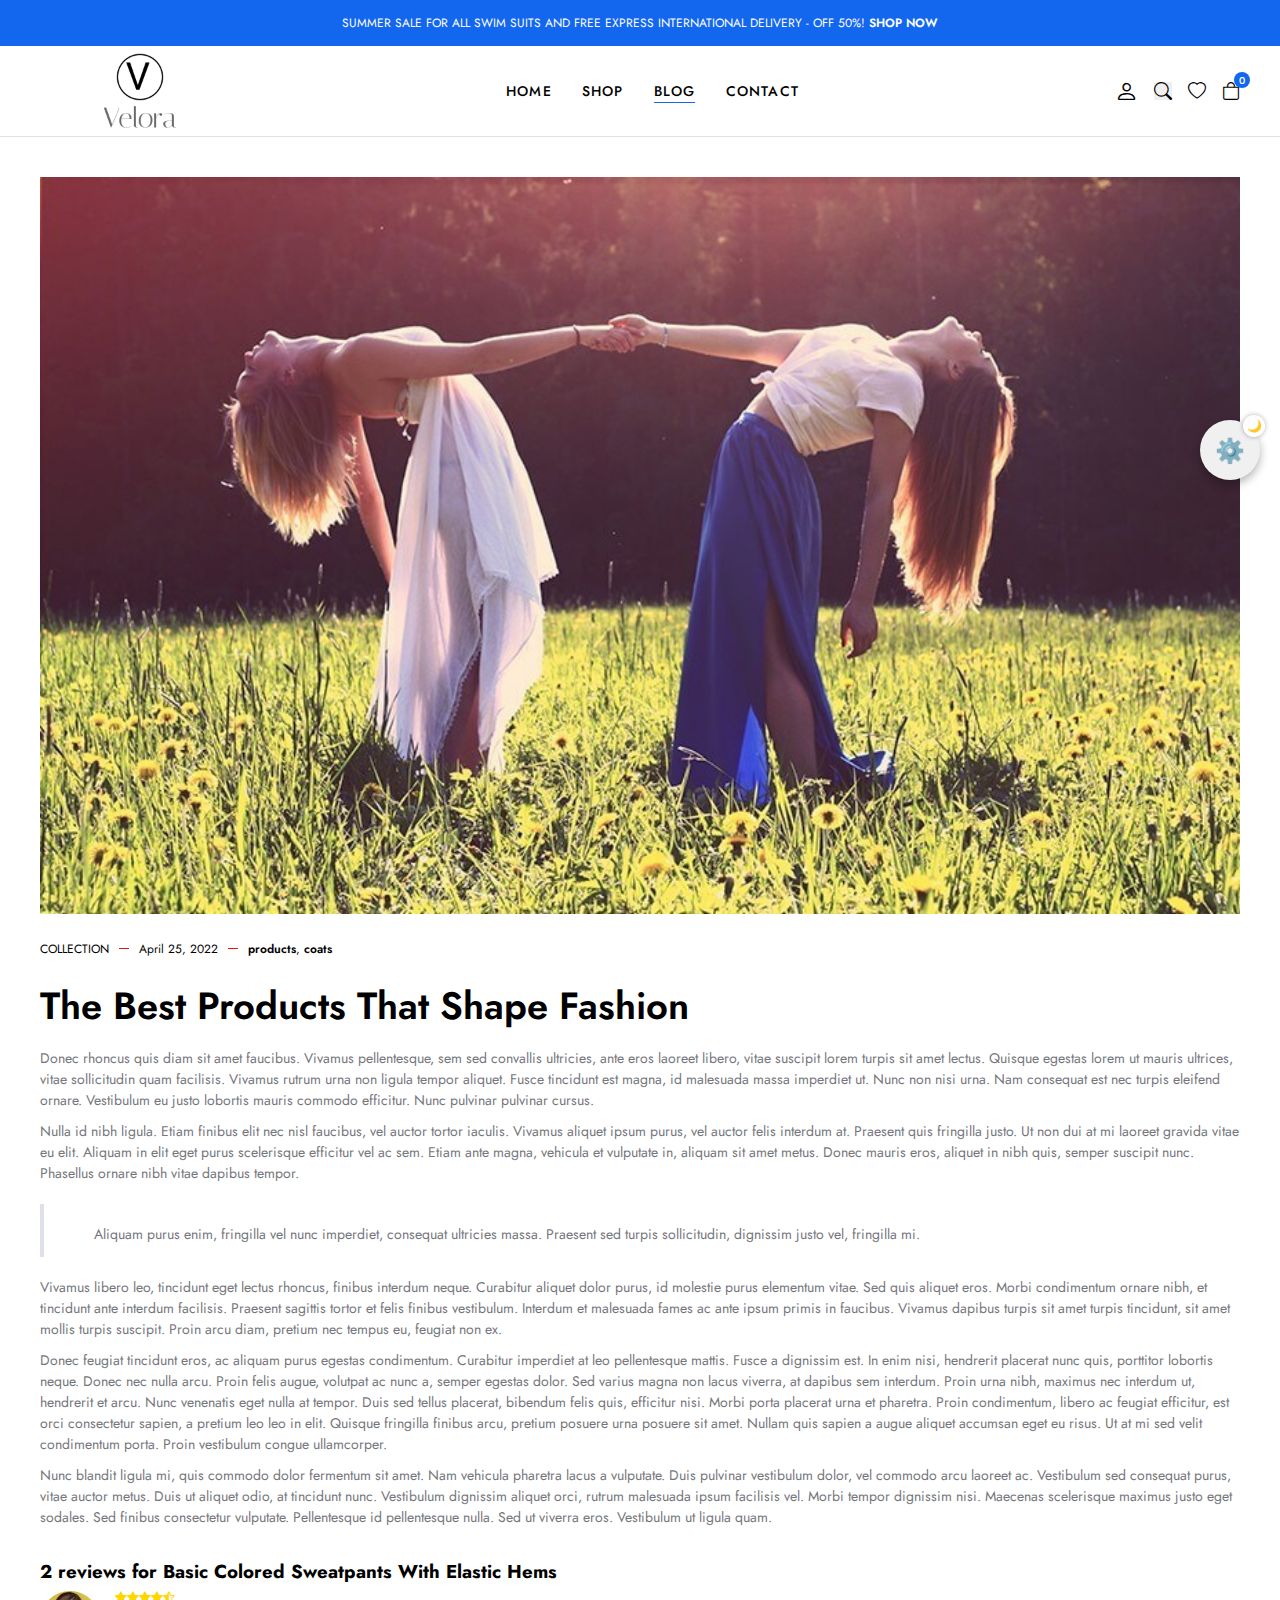
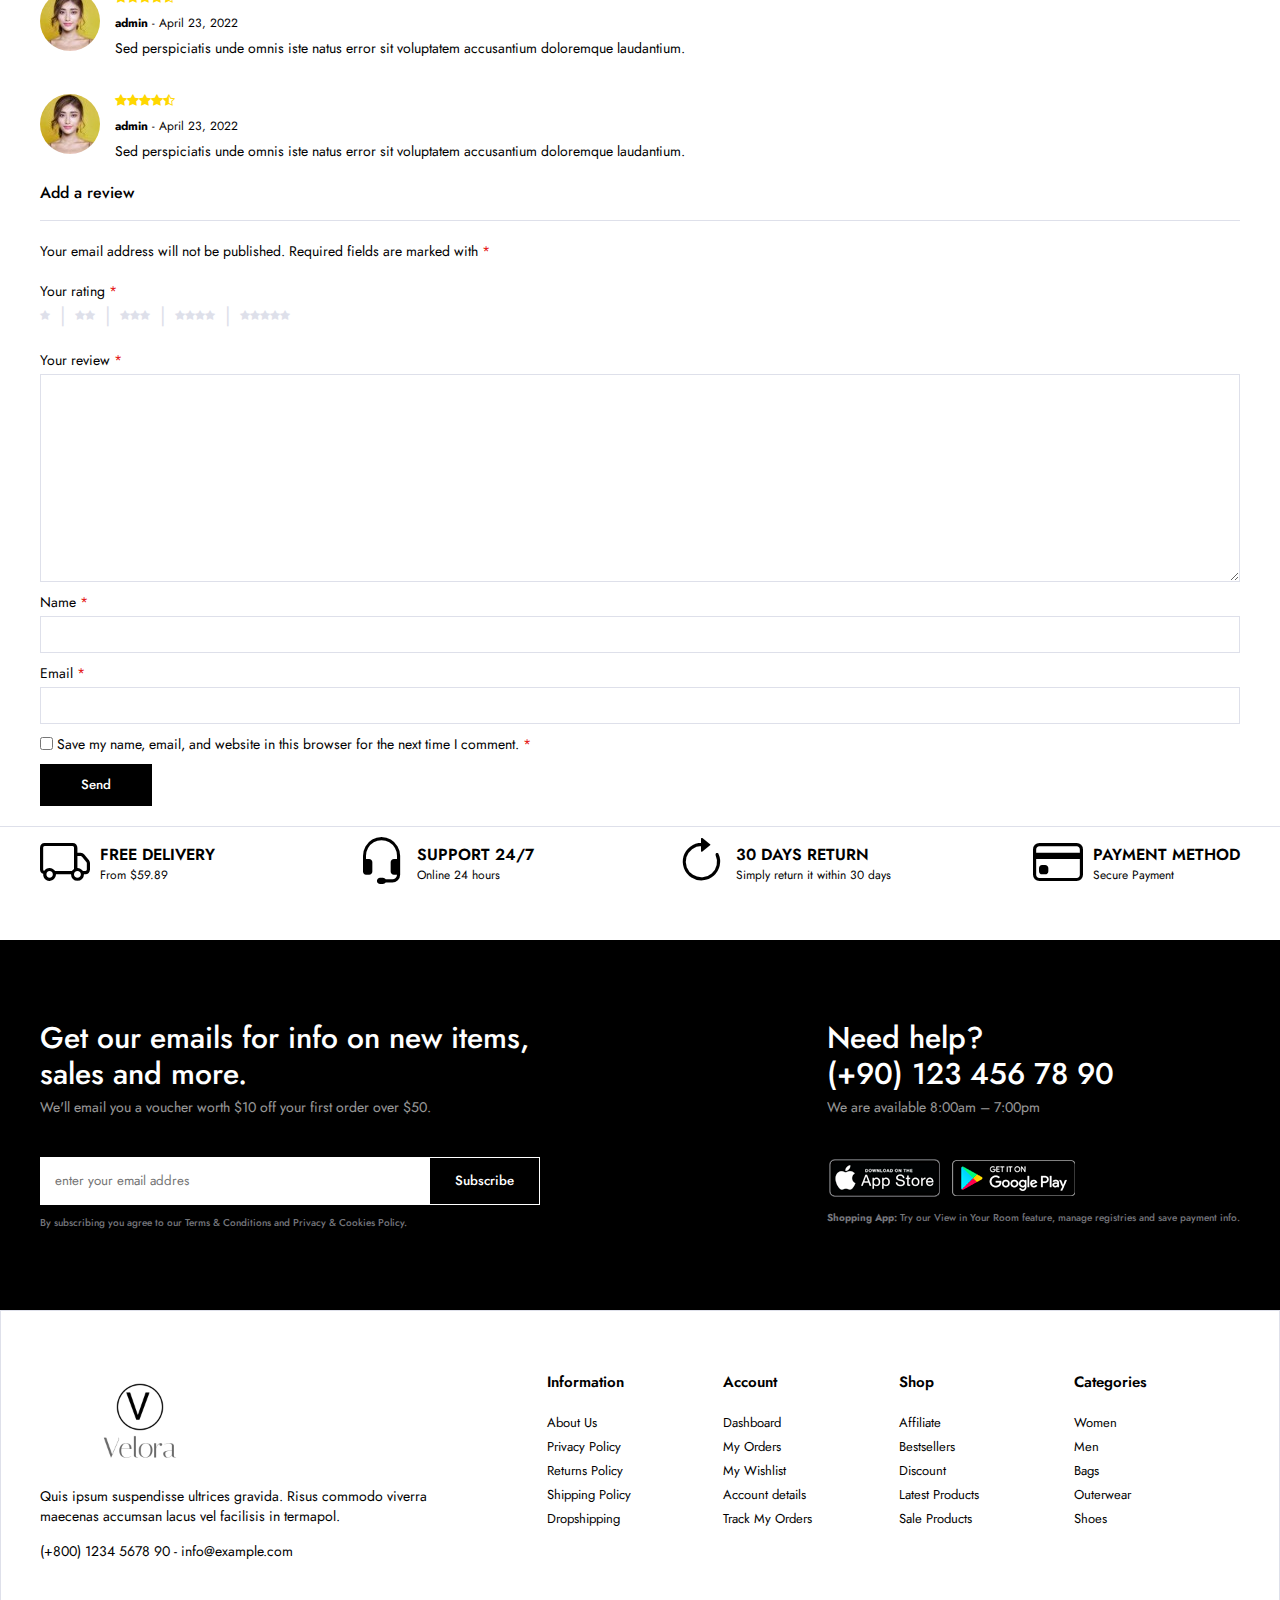
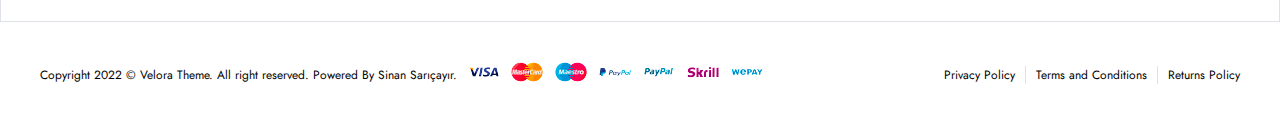
<file: single-blog5.html>
<!DOCTYPE html>
<html lang="en">
  <head>
    <meta charset="UTF-8" />
    <meta http-equiv="X-UA-Compatible" content="IE=edge" />
    <meta name="viewport" content="width=device-width, initial-scale=1.0" />
    <!-- !bootstrap icon -->
    <link
      rel="stylesheet"
      href="https://cdn.jsdelivr.net/npm/bootstrap-icons@1.10.2/font/bootstrap-icons.css"
    />
    <link rel="stylesheet" href="css/main.css" />
    <link rel="stylesheet" href="color.css">
    <title>Velora | Single Blog</title>
    <link rel="icon" type="image/png" href="img/Velora-logo-transparent.png">
  </head>

  <body>
    <!-- ! header start -->
    <header>
      <div class="global-notification">
        <div class="container">
          <p>
            SUMMER SALE FOR ALL SWIM SUITS AND FREE EXPRESS INTERNATIONAL
            DELIVERY - OFF 50%! <a href="shop.html">SHOP NOW</a>
          </p>
        </div>
      </div>
      <div class="header-row">
        <div class="container">
          <div class="header-wrapper">
            <div class="header-mobile">
              <i class="bi bi-list"></i>
            </div>
            <div class="header-left">
              <a href="home.html" class="logo"><img src="img/Velora-logo-transparent.png" alt=""></a>
            </div>
            <div class="header-center">
              <nav class="navigation">
                <ul class="menu-list">
                  <li class="menu-list-item">
                    <a href="home.html" class="menu-link">Home
                    </a>
                    <div class="menu-dropdown-wrapper">
                      <ul class="menu-dropdown-content">
                        <li><a href="#">Home Clean</a></li>
                        <li><a href="#">Home Collection</a></li>
                        <li><a href="#">Home Minimal</a></li>
                        <li><a href="#">Home Modern</a></li>
                        <li><a href="#">Home Parallax</a></li>
                        <li><a href="#">Home Strong</a></li>
                        <li><a href="#">Home Style</a></li>
                        <li><a href="#">Home Unique</a></li>
                        <li><a href="#">Home RTL</a></li>
                      </ul>
                    </div>
                  </li>
                  <li class="menu-list-item megamenu-wrapper">
                    <a href="shop.html" class="menu-link"
                      >Shop
                    </a>
                    <div class="menu-dropdown-wrapper">
                      <div class="menu-dropdown-megamenu">
                        <div class="megamenu-links">
                          <div class="megamenu-products">
                            <h3 class="megamenu-product-title">Shop Style</h3>
                            <ul class="megamenu-menu-list">
                              <li><a href="#">Shop Standart</a></li>
                              <li><a href="#">Shop Full</a></li>
                              <li><a href="#">Shop Only Categories</a></li>
                              <li><a href="#">Shop Image Categories</a></li>
                              <li><a href="#">Shop Sub Categories</a></li>
                              <li><a href="#">Shop List</a></li>
                              <li><a href="#">Hover Style 1</a></li>
                              <li><a href="#">Hover Style 2</a></li>
                              <li><a href="#">Hover Style 3</a></li>
                            </ul>
                          </div>
                          <div class="megamenu-products">
                            <h3 class="megamenu-product-title">
                              Filter Layout
                            </h3>
                            <ul class="megamenu-menu-list">
                              <li><a href="#">Sidebar</a></li>
                              <li><a href="#">Filter Side Out</a></li>
                              <li><a href="#">Filter Dropdown</a></li>
                              <li><a href="#">Filter Drawer</a></li>
                            </ul>
                          </div>
                          <div class="megamenu-products">
                            <h3 class="megamenu-product-title">Shop Loader</h3>
                            <ul class="megamenu-menu-list">
                              <li><a href="#">Shop Pagination</a></li>
                              <li><a href="#">Shop Infinity</a></li>
                              <li><a href="#">Shop Load More</a></li>
                              <li><a href="#">Cart Modal</a></li>
                              <li><a href="#">Cart Drawer</a></li>
                              <li><a href="#">Cart Page</a></li>
                            </ul>
                          </div>
                        </div>
                        <div class="megamenu-single">
                          <a href="#">
                            <img src="img/mega-menu.jpg" alt="" />
                          </a>
                          <h3 class="megamenu-single-title">
                            JOIN THE LAYERING GANG
                          </h3>
                          <h4 class="megamenu-single-subtitle">
                            Suspendisse faucibus nunc et pellentesque
                          </h4>
                          <a href="#" class="megamenu-single-button btn btn-sm"
                            >Shop Now</a
                          >
                        </div>
                      </div>
                    </div>
                  </li>
                  <li class="menu-list-item">
                    <a href="blog.html" class="menu-link active">Blog </a>
                  </li>
                  <li class="menu-list-item">
                    <a href="contact.html" class="menu-link">Contact</a>
                  </li>
                </ul>
              </nav>
              <i class="bi-x-circle"></i>
            </div>
            <div class="header-right">
              <div class="header-right-links">
                <a href="account.html">
                  <i class="bi bi-person"></i>
                </a>
                <button class="toggle-button">
                  <i class="bi bi-search"></i>
                </button>
                <a href="#">
                  <i class="bi bi-heart"></i>
                </a>
                <div class="header-cart">
                  <a href="cart.html" class="header-cart-link">
                    <i class="bi bi-bag"></i>
                    <span class="header-cart-count">0</span>
                  </a>
                </div>
              </div>
            </div>
          </div>
        </div>
      </div>
    </header>
    <!-- ! header end -->

    <!-- ! modal search start -->
    <div class="modal-search">
      <div class="modal-wrapper">
        <h3 class="modal-title">Search for products</h3>
        <p class="modal-text">
          Start typing to see products you are looking for.
        </p>
        <form class="search-form">
          <input type="text" placeholder="Search a product" />
          <button><i class="bi bi-search"></i></button>
        </form>
        <div class="search-result">
          <div class="search-heading">
            <h3>RESULT FROM PRODUCT</h3>
          </div>
          <div class="results">
            <a href="#" class="result-item">
              <img
                src="img/products/product1/1.png"
                class="search-thumb"
                alt=""
              />
              <div class="search-info">
                <h4>Analogue Resin Strap</h4>
                <span class="search-sku">SKU : PD0016</span>
                <span class="search-price">$108.00</span>
              </div>
            </a>
            <a href="#" class="result-item">
              <img
                src="img/products/product2/1.png"
                class="search-thumb"
                alt=""
              />
              <div class="search-info">
                <h4>Analogue Resin Strap</h4>
                <span class="search-sku">SKU : PD0016</span>
                <span class="search-price">$108.00</span>
              </div>
            </a>
          </div>
        </div>
        <i class="bi bi-x-circle"></i>
      </div>
    </div>
    <!-- ! modal search end -->

    <!-- ! single blog start -->
    <section class="single-blog">
      <div class="container">
        <article>
          <figure>
            <a href="#">
              <img src="img/blogs/blog5.jpg" alt="" />
            </a>
          </figure>
          <div class="blog-wrapper">
            <div class="blog-meta">
              <div class="blog-category">
                <a href="#"> COLLECTION </a>
              </div>
              <div class="blog-date">
                <a href="#"> April 25, 2022 </a>
              </div>
              <div class="blog-tags">
                <a href="#">products</a>,
                <a href="#">coats</a>
              </div>
            </div>
            <h1 class="blog-title">The Best Products That Shape Fashion</h1>
            <div class="blog-content">
              <p>
                Donec rhoncus quis diam sit amet faucibus. Vivamus pellentesque,
                sem sed convallis ultricies, ante eros laoreet libero, vitae
                suscipit lorem turpis sit amet lectus. Quisque egestas lorem ut
                mauris ultrices, vitae sollicitudin quam facilisis. Vivamus
                rutrum urna non ligula tempor aliquet. Fusce tincidunt est
                magna, id malesuada massa imperdiet ut. Nunc non nisi urna. Nam
                consequat est nec turpis eleifend ornare. Vestibulum eu justo
                lobortis mauris commodo efficitur. Nunc pulvinar pulvinar
                cursus.
              </p>
              <p>
                Nulla id nibh ligula. Etiam finibus elit nec nisl faucibus, vel
                auctor tortor iaculis. Vivamus aliquet ipsum purus, vel auctor
                felis interdum at. Praesent quis fringilla justo. Ut non dui at
                mi laoreet gravida vitae eu elit. Aliquam in elit eget purus
                scelerisque efficitur vel ac sem. Etiam ante magna, vehicula et
                vulputate in, aliquam sit amet metus. Donec mauris eros, aliquet
                in nibh quis, semper suscipit nunc. Phasellus ornare nibh vitae
                dapibus tempor.
              </p>
              <blockquote>
                <p>
                  Aliquam purus enim, fringilla vel nunc imperdiet, consequat
                  ultricies massa. Praesent sed turpis sollicitudin, dignissim
                  justo vel, fringilla mi.
                </p>
              </blockquote>
              <p>
                Vivamus libero leo, tincidunt eget lectus rhoncus, finibus
                interdum neque. Curabitur aliquet dolor purus, id molestie purus
                elementum vitae. Sed quis aliquet eros. Morbi condimentum ornare
                nibh, et tincidunt ante interdum facilisis. Praesent sagittis
                tortor et felis finibus vestibulum. Interdum et malesuada fames
                ac ante ipsum primis in faucibus. Vivamus dapibus turpis sit
                amet turpis tincidunt, sit amet mollis turpis suscipit. Proin
                arcu diam, pretium nec tempus eu, feugiat non ex.
              </p>
              <p>
                Donec feugiat tincidunt eros, ac aliquam purus egestas
                condimentum. Curabitur imperdiet at leo pellentesque mattis.
                Fusce a dignissim est. In enim nisi, hendrerit placerat nunc
                quis, porttitor lobortis neque. Donec nec nulla arcu. Proin
                felis augue, volutpat ac nunc a, semper egestas dolor. Sed
                varius magna non lacus viverra, at dapibus sem interdum. Proin
                urna nibh, maximus nec interdum ut, hendrerit et arcu. Nunc
                venenatis eget nulla at tempor. Duis sed tellus placerat,
                bibendum felis quis, efficitur nisi. Morbi porta placerat urna
                et pharetra. Proin condimentum, libero ac feugiat efficitur, est
                orci consectetur sapien, a pretium leo leo in elit. Quisque
                fringilla finibus arcu, pretium posuere urna posuere sit amet.
                Nullam quis sapien a augue aliquet accumsan eget eu risus. Ut at
                mi sed velit condimentum porta. Proin vestibulum congue
                ullamcorper.
              </p>
              <p>
                Nunc blandit ligula mi, quis commodo dolor fermentum sit amet.
                Nam vehicula pharetra lacus a vulputate. Duis pulvinar
                vestibulum dolor, vel commodo arcu laoreet ac. Vestibulum sed
                consequat purus, vitae auctor metus. Duis ut aliquet odio, at
                tincidunt nunc. Vestibulum dignissim aliquet orci, rutrum
                malesuada ipsum facilisis vel. Morbi tempor dignissim nisi.
                Maecenas scelerisque maximus justo eget sodales. Sed finibus
                consectetur vulputate. Pellentesque id pellentesque nulla. Sed
                ut viverra eros. Vestibulum ut ligula quam.
              </p>
            </div>
          </div>
        </article>
        <div class="tab-panel-reviews">
          <h3>2 reviews for Basic Colored Sweatpants With Elastic Hems</h3>
          <div class="comments">
            <ol class="comment-list">
              <li class="comment-item">
                <div class="comment-avatar">
                  <img src="img/avatars/avatar1.jpg" alt="" />
                </div>
                <div class="comment-text">
                  <ul class="comment-stars">
                    <li>
                      <i class="bi bi-star-fill"></i>
                    </li>
                    <li>
                      <i class="bi bi-star-fill"></i>
                    </li>
                    <li>
                      <i class="bi bi-star-fill"></i>
                    </li>
                    <li>
                      <i class="bi bi-star-fill"></i>
                    </li>
                    <li>
                      <i class="bi bi-star-half"></i>
                    </li>
                  </ul>
                  <div class="comment-meta">
                    <strong>admin</strong>
                    <span>-</span>
                    <time>April 23, 2022</time>
                  </div>
                  <div class="comment-description">
                    <p>
                      Sed perspiciatis unde omnis iste natus error sit
                      voluptatem accusantium doloremque laudantium.
                    </p>
                  </div>
                </div>
              </li>
              <li class="comment-item">
                <div class="comment-avatar">
                  <img src="img/avatars/avatar1.jpg" alt="" />
                </div>
                <div class="comment-text">
                  <ul class="comment-stars">
                    <li>
                      <i class="bi bi-star-fill"></i>
                    </li>
                    <li>
                      <i class="bi bi-star-fill"></i>
                    </li>
                    <li>
                      <i class="bi bi-star-fill"></i>
                    </li>
                    <li>
                      <i class="bi bi-star-fill"></i>
                    </li>
                    <li>
                      <i class="bi bi-star-half"></i>
                    </li>
                  </ul>
                  <div class="comment-meta">
                    <strong>admin</strong>
                    <span>-</span>
                    <time>April 23, 2022</time>
                  </div>
                  <div class="comment-description">
                    <p>
                      Sed perspiciatis unde omnis iste natus error sit
                      voluptatem accusantium doloremque laudantium.
                    </p>
                  </div>
                </div>
              </li>
            </ol>
          </div>
          <!-- review form start -->
          <div class="review-form-wrapper">
            <h2>Add a review</h2>
            <form action="" class="comment-form">
              <p class="comment-notes">
                Your email address will not be published. Required fields are
                marked with
                <span class="required">*</span>
              </p>
              <div class="comment-form-rating">
                <label>
                  Your rating
                  <span class="required">*</span>
                </label>
                <div class="stars">
                  <a href="#" class="star">
                    <i class="i bi-star-fill"></i>
                  </a>
                  <a href="#" class="star">
                    <i class="i bi-star-fill"></i>
                    <i class="i bi-star-fill"></i>
                  </a>
                  <a href="#" class="star">
                    <i class="i bi-star-fill"></i>
                    <i class="i bi-star-fill"></i>
                    <i class="i bi-star-fill"></i>
                  </a>
                  <a href="#" class="star">
                    <i class="i bi-star-fill"></i>
                    <i class="i bi-star-fill"></i>
                    <i class="i bi-star-fill"></i>
                    <i class="i bi-star-fill"></i>
                  </a>
                  <a href="#" class="star">
                    <i class="i bi-star-fill"></i>
                    <i class="i bi-star-fill"></i>
                    <i class="i bi-star-fill"></i>
                    <i class="i bi-star-fill"></i>
                    <i class="i bi-star-fill"></i>
                  </a>
                </div>
              </div>
              <div class="comment-form-comment form-comment">
                <label for="form-review">
                  Your review
                  <span class="required">*</span>
                </label>
                <textarea cols="50" rows="10" id="form-review"> </textarea>
              </div>
              <div class="comment-form-author form-comment">
                <label for="name"
                  >Name
                  <span class="required">*</span>
                </label>
                <input type="text" id="name" />
              </div>
              <div class="comment-form-email form-comment">
                <label for="email"
                  >Email
                  <span class="required">*</span>
                </label>
                <input type="email" id="email" />
              </div>
              <div class="comment-form-cookie">
                <input type="checkbox" id="cookie" />
                <label for="cookie">
                  Save my name, email, and website in this browser for the next
                  time I comment.
                  <span class="required">*</span>
                </label>
              </div>
              <div class="form-submit">
                <input class="btn btn-submit" type="submit" value="Send" />
              </div>
            </form>
          </div>
          <!-- review form end -->
        </div>
      </div>
    </section>
    <!-- ! single blog end -->

    <!-- ! policy start -->
    <section class="policy">
      <div class="container">
        <ul class="policy-list">
          <li class="policy-item">
            <i class="bi bi-truck"></i>
            <div class="policy-texts">
              <strong>FREE DELIVERY</strong>
              <span>From $59.89</span>
            </div>
          </li>
          <li class="policy-item">
            <i class="bi bi-headset"></i>
            <div class="policy-texts">
              <strong>SUPPORT 24/7</strong>
              <span>Online 24 hours</span>
            </div>
          </li>
          <li class="policy-item">
            <i class="bi bi-arrow-clockwise"></i>
            <div class="policy-texts">
              <strong>30 DAYS RETURN</strong>
              <span>Simply return it within 30 days</span>
            </div>
          </li>
          <li class="policy-item">
            <i class="bi bi-credit-card"></i>
            <div class="policy-texts">
              <strong>PAYMENT METHOD</strong>
              <span>Secure Payment</span>
            </div>
          </li>
        </ul>
      </div>
    </section>
    <!-- ! policy end -->

    <!-- ! footer start -->
    <section class="footer">
      <div class="subscribe-contact-row">
        <div class="container">
          <div class="subscribe-contact-wrapper">
            <div class="subscribe-wrapper">
              <div class="footer-subscribe">
                <div class="footer-subscribe-top">
                  <h3 class="subscribe-title">
                    Get our emails for info on new items, sales and more.
                  </h3>
                  <p class="subscribe-desc">
                    We'll email you a voucher worth $10 off your first order
                    over $50.
                  </p>
                </div>
                <div class="footer-subscribe-bottom">
                  <form>
                    <input type="text" placeholder="enter your email addres" />
                    <button class="btn">Subscribe</button>
                  </form>
                  <p class="privacy-text">
                    By subscribing you agree to our
                    <a href="#"
                      >Terms & Conditions and Privacy & Cookies Policy.</a
                    >
                  </p>
                </div>
              </div>
            </div>
            <div class="contact-wrapper">
              <div class="footer-contact-top">
                <h3 class="contact-title">
                  Need help? <br />
                  (+90) 123 456 78 90
                </h3>
                <p class="contact-desc">We are available 8:00am – 7:00pm</p>
              </div>
              <div class="footer-contact-bottom">
                <div class="download-app">
                  <a href="#">
                    <img src="img/footer/app-store.png" alt="" />
                  </a>
                  <a href="#">
                    <img src="img/footer/google-play.png" alt="" />
                  </a>
                </div>
                <p class="privacy-text">
                  <strong>Shopping App:</strong> Try our View in Your Room
                  feature, manage registries and save payment info.
                </p>
              </div>
            </div>
          </div>
        </div>
      </div>
      <div class="widgets-row">
        <div class="container">
          <div class="footer-widgets">
            <div class="brand-info">
              <div class="footer-logo">
                <a href="/home.html" class="logo"><img src="/img/Velora-logo-transparent.png" alt=""></a>
              </div>
              <div class="footer-desc">
                Quis ipsum suspendisse ultrices gravida. Risus commodo viverra
                maecenas accumsan lacus vel facilisis in termapol.
              </div>
              <div class="footer-contact">
                <p>
                  <a href="tel:123456789">(+800) 1234 5678 90</a> -
                  <a href="mailto:info@example.com">info@example.com</a>
                </p>
              </div>
            </div>
            <div class="widget-nav-menu">
              <h4>Information</h4>
              <ul class="menu-list">
                <li>
                  <a href="#">About Us</a>
                </li>
                <li>
                  <a href="#">Privacy Policy</a>
                </li>
                <li>
                  <a href="#">Returns Policy</a>
                </li>
                <li>
                  <a href="#">Shipping Policy</a>
                </li>
                <li>
                  <a href="#">Dropshipping</a>
                </li>
              </ul>
            </div>
            <div class="widget-nav-menu">
              <h4>Account</h4>
              <ul class="menu-list">
                <li>
                  <a href="#">Dashboard</a>
                </li>
                <li>
                  <a href="#">My Orders</a>
                </li>
                <li>
                  <a href="#">My Wishlist</a>
                </li>
                <li>
                  <a href="#">Account details</a>
                </li>
                <li>
                  <a href="#">Track My Orders</a>
                </li>
              </ul>
            </div>
            <div class="widget-nav-menu">
              <h4>Shop</h4>
              <ul class="menu-list">
                <li>
                  <a href="#">Affiliate</a>
                </li>
                <li>
                  <a href="#">Bestsellers</a>
                </li>
                <li>
                  <a href="#">Discount</a>
                </li>
                <li>
                  <a href="#">Latest Products</a>
                </li>
                <li>
                  <a href="#">Sale Products</a>
                </li>
              </ul>
            </div>
            <div class="widget-nav-menu">
              <h4>Categories</h4>
              <ul class="menu-list">
                <li>
                  <a href="#">Women</a>
                </li>
                <li>
                  <a href="#">Men</a>
                </li>
                <li>
                  <a href="#">Bags</a>
                </li>
                <li>
                  <a href="#">Outerwear</a>
                </li>
                <li>
                  <a href="#">Shoes</a>
                </li>
              </ul>
            </div>
          </div>
        </div>
      </div>
      <div class="copyright-row">
        <div class="copyright-row">
          <div class="container">
            <div class="footer-copyright">
              <div class="site-copyright">
                <p>
                  Copyright 2022 © Velora Theme. All right reserved. Powered
                  By Sinan Sarıçayır.
                </p>
              </div>
              <a href="#">
                <img src="img/footer/cards.png" alt="" />
              </a>
              <div class="footer-menu">
                <ul class="footer-menu-list">
                  <li class="list-item">
                    <a href="#">Privacy Policy</a>
                  </li>
                  <li class="list-item">
                    <a href="#">Terms and Conditions</a>
                  </li>
                  <li class="list-item">
                    <a href="#">Returns Policy</a>
                  </li>
                </ul>
              </div>
            </div>
          </div>
        </div>
      </div>
    </section>
    <!-- ! footer end -->
     <script src="color.js"></script>
  </body>
</html>
</file>
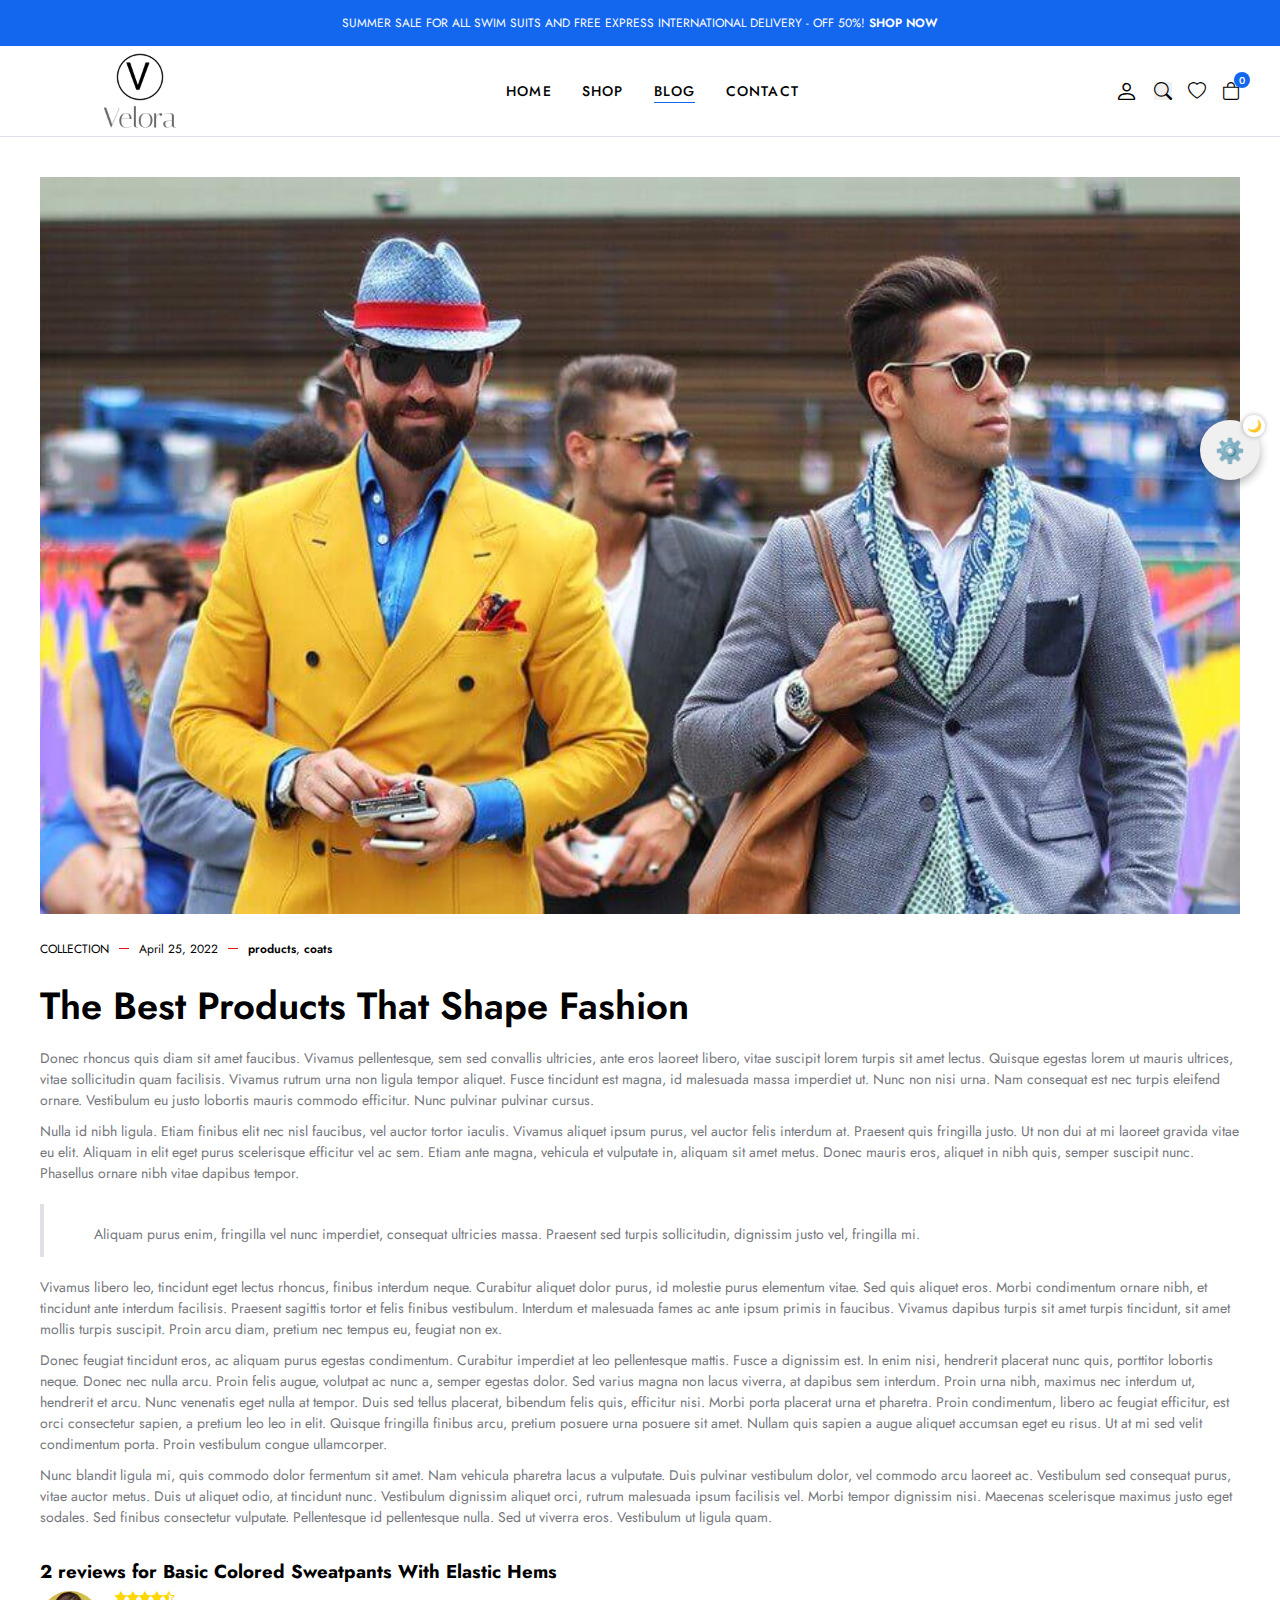
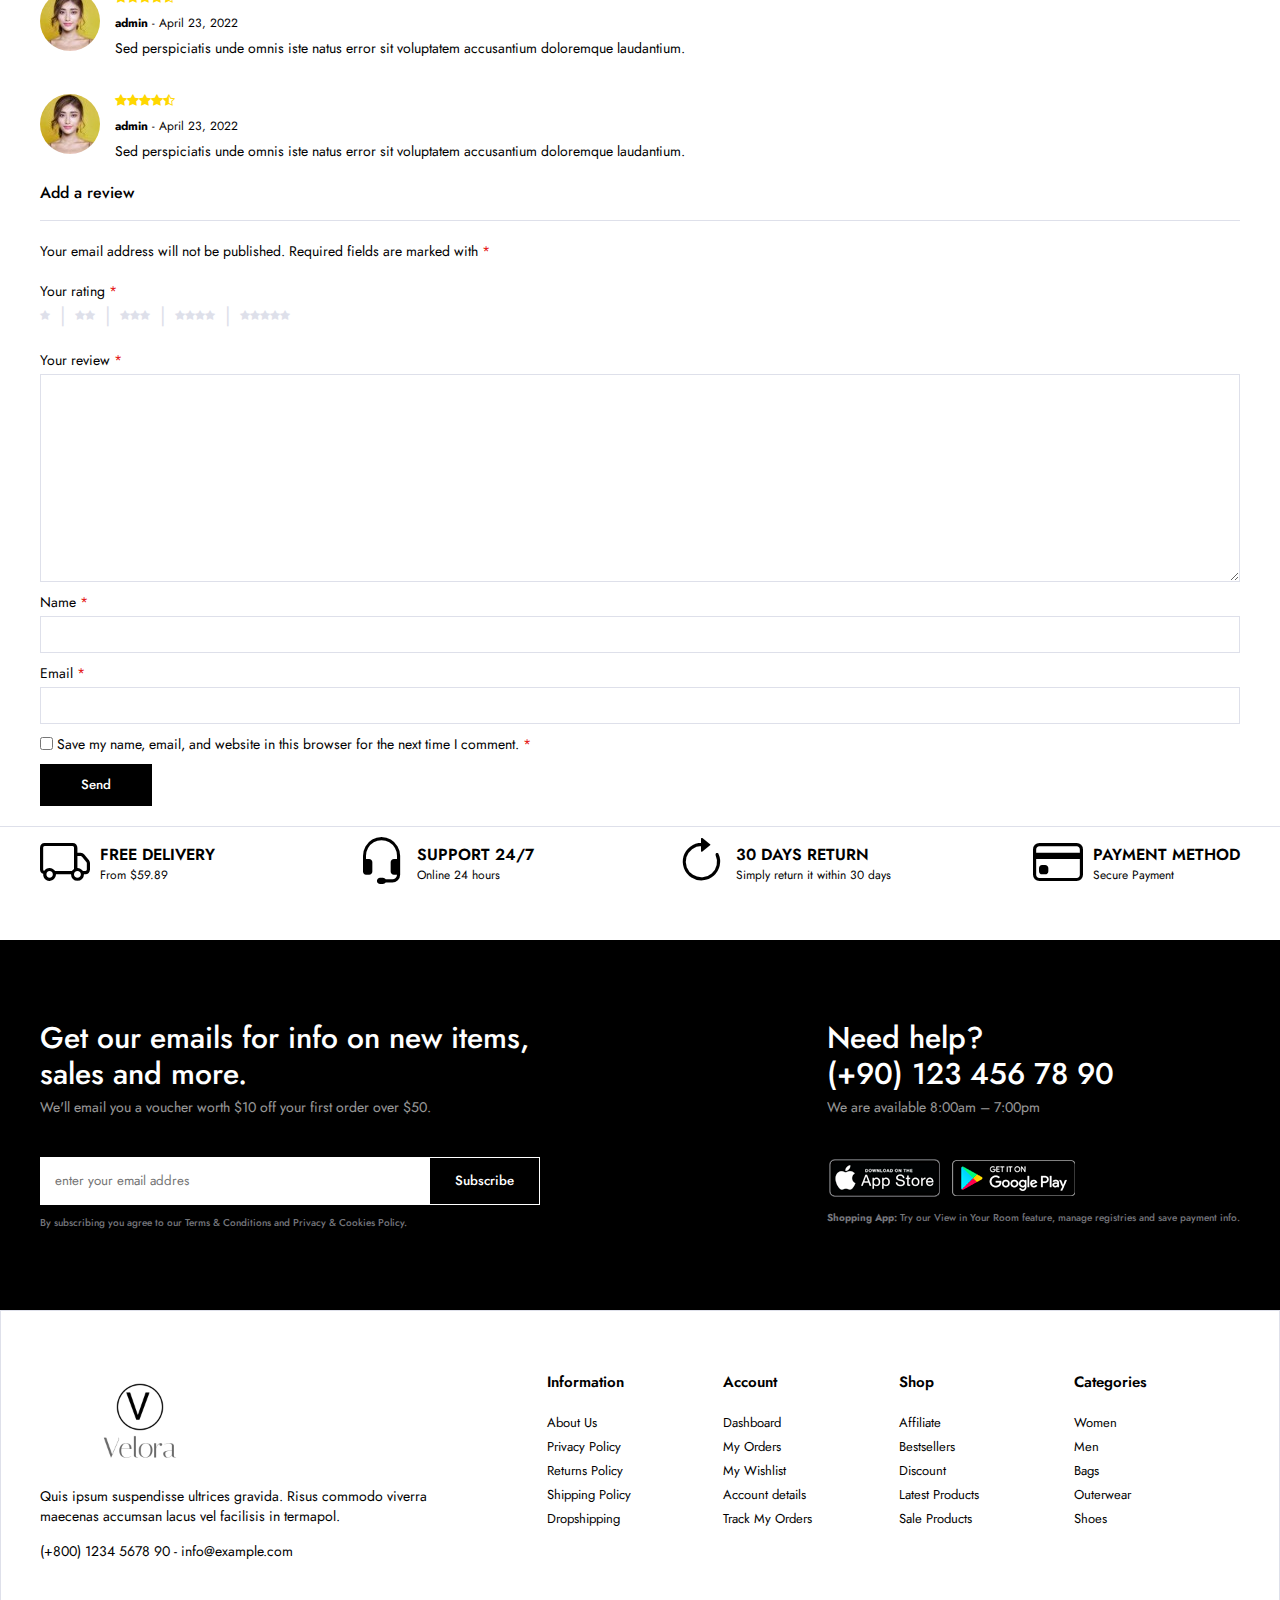
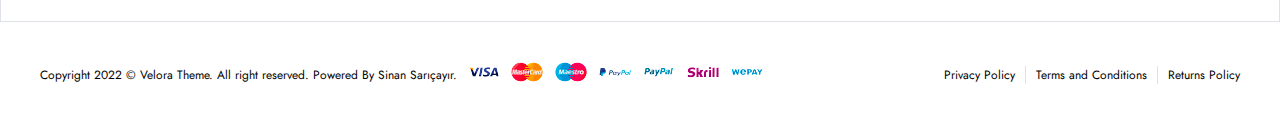
<file: single-blog6.html>
<!DOCTYPE html>
<html lang="en">
  <head>
    <meta charset="UTF-8" />
    <meta http-equiv="X-UA-Compatible" content="IE=edge" />
    <meta name="viewport" content="width=device-width, initial-scale=1.0" />
    <!-- !bootstrap icon -->
    <link
      rel="stylesheet"
      href="https://cdn.jsdelivr.net/npm/bootstrap-icons@1.10.2/font/bootstrap-icons.css"
    />
    <link rel="stylesheet" href="css/main.css" />
    <link rel="stylesheet" href="color.css">
    <title>Velora | Single Blog</title>
    <link rel="icon" type="image/png" href="img/Velora-logo-transparent.png">
  </head>

  <body>
    <!-- ! header start -->
    <header>
      <div class="global-notification">
        <div class="container">
          <p>
            SUMMER SALE FOR ALL SWIM SUITS AND FREE EXPRESS INTERNATIONAL
            DELIVERY - OFF 50%! <a href="shop.html">SHOP NOW</a>
          </p>
        </div>
      </div>
      <div class="header-row">
        <div class="container">
          <div class="header-wrapper">
            <div class="header-mobile">
              <i class="bi bi-list"></i>
            </div>
            <div class="header-left">
              <a href="home.html" class="logo"><img src="img/Velora-logo-transparent.png" alt=""></a>
            </div>
            <div class="header-center">
              <nav class="navigation">
                <ul class="menu-list">
                  <li class="menu-list-item">
                    <a href="/" class="menu-link"
                      >Home
                    </a>
                    <div class="menu-dropdown-wrapper">
                      <ul class="menu-dropdown-content">
                        <li><a href="#">Home Clean</a></li>
                        <li><a href="#">Home Collection</a></li>
                        <li><a href="#">Home Minimal</a></li>
                        <li><a href="#">Home Modern</a></li>
                        <li><a href="#">Home Parallax</a></li>
                        <li><a href="#">Home Strong</a></li>
                        <li><a href="#">Home Style</a></li>
                        <li><a href="#">Home Unique</a></li>
                        <li><a href="#">Home RTL</a></li>
                      </ul>
                    </div>
                  </li>
                  <li class="menu-list-item megamenu-wrapper">
                    <a href="shop.html" class="menu-link"
                      >Shop
                    </a>
                    <div class="menu-dropdown-wrapper">
                      <div class="menu-dropdown-megamenu">
                        <div class="megamenu-links">
                          <div class="megamenu-products">
                            <h3 class="megamenu-product-title">Shop Style</h3>
                            <ul class="megamenu-menu-list">
                              <li><a href="#">Shop Standart</a></li>
                              <li><a href="#">Shop Full</a></li>
                              <li><a href="#">Shop Only Categories</a></li>
                              <li><a href="#">Shop Image Categories</a></li>
                              <li><a href="#">Shop Sub Categories</a></li>
                              <li><a href="#">Shop List</a></li>
                              <li><a href="#">Hover Style 1</a></li>
                              <li><a href="#">Hover Style 2</a></li>
                              <li><a href="#">Hover Style 3</a></li>
                            </ul>
                          </div>
                          <div class="megamenu-products">
                            <h3 class="megamenu-product-title">
                              Filter Layout
                            </h3>
                            <ul class="megamenu-menu-list">
                              <li><a href="#">Sidebar</a></li>
                              <li><a href="#">Filter Side Out</a></li>
                              <li><a href="#">Filter Dropdown</a></li>
                              <li><a href="#">Filter Drawer</a></li>
                            </ul>
                          </div>
                          <div class="megamenu-products">
                            <h3 class="megamenu-product-title">Shop Loader</h3>
                            <ul class="megamenu-menu-list">
                              <li><a href="#">Shop Pagination</a></li>
                              <li><a href="#">Shop Infinity</a></li>
                              <li><a href="#">Shop Load More</a></li>
                              <li><a href="#">Cart Modal</a></li>
                              <li><a href="#">Cart Drawer</a></li>
                              <li><a href="#">Cart Page</a></li>
                            </ul>
                          </div>
                        </div>
                        <div class="megamenu-single">
                          <a href="#">
                            <img src="img/mega-menu.jpg" alt="" />
                          </a>
                          <h3 class="megamenu-single-title">
                            JOIN THE LAYERING GANG
                          </h3>
                          <h4 class="megamenu-single-subtitle">
                            Suspendisse faucibus nunc et pellentesque
                          </h4>
                          <a href="#" class="megamenu-single-button btn btn-sm"
                            >Shop Now</a
                          >
                        </div>
                      </div>
                    </div>
                  </li>
                  <li class="menu-list-item">
                    <a href="blog.html" class="menu-link active">Blog </a>
                  </li>
                  <li class="menu-list-item">
                    <a href="contact.html" class="menu-link">Contact</a>
                  </li>
                </ul>
              </nav>
              <i class="bi-x-circle"></i>
            </div>
            <div class="header-right">
              <div class="header-right-links">
                <a href="account.html">
                  <i class="bi bi-person"></i>
                </a>
                <button class="toggle-button">
                  <i class="bi bi-search"></i>
                </button>
                <a href="#">
                  <i class="bi bi-heart"></i>
                </a>
                <div class="header-cart">
                  <a href="cart.html" class="header-cart-link">
                    <i class="bi bi-bag"></i>
                    <span class="header-cart-count">0</span>
                  </a>
                </div>
              </div>
            </div>
          </div>
        </div>
      </div>
    </header>
    <!-- ! header end -->

    <!-- ! modal search start -->
    <div class="modal-search">
      <div class="modal-wrapper">
        <h3 class="modal-title">Search for products</h3>
        <p class="modal-text">
          Start typing to see products you are looking for.
        </p>
        <form class="search-form">
          <input type="text" placeholder="Search a product" />
          <button><i class="bi bi-search"></i></button>
        </form>
        <div class="search-result">
          <div class="search-heading">
            <h3>RESULT FROM PRODUCT</h3>
          </div>
          <div class="results">
            <a href="#" class="result-item">
              <img
                src="img/products/product1/1.png"
                class="search-thumb"
                alt=""
              />
              <div class="search-info">
                <h4>Analogue Resin Strap</h4>
                <span class="search-sku">SKU : PD0016</span>
                <span class="search-price">$108.00</span>
              </div>
            </a>
            <a href="#" class="result-item">
              <img
                src="img/products/product2/1.png"
                class="search-thumb"
                alt=""
              />
              <div class="search-info">
                <h4>Analogue Resin Strap</h4>
                <span class="search-sku">SKU : PD0016</span>
                <span class="search-price">$108.00</span>
              </div>
            </a>
          </div>
        </div>
        <i class="bi bi-x-circle"></i>
      </div>
    </div>
    <!-- ! modal search end -->

    <!-- ! single blog start -->
    <section class="single-blog">
      <div class="container">
        <article>
          <figure>
            <a href="#">
              <img src="img/blogs/blog6.jpg" alt="" />
            </a>
          </figure>
          <div class="blog-wrapper">
            <div class="blog-meta">
              <div class="blog-category">
                <a href="#"> COLLECTION </a>
              </div>
              <div class="blog-date">
                <a href="#"> April 25, 2022 </a>
              </div>
              <div class="blog-tags">
                <a href="#">products</a>,
                <a href="#">coats</a>
              </div>
            </div>
            <h1 class="blog-title">The Best Products That Shape Fashion</h1>
            <div class="blog-content">
              <p>
                Donec rhoncus quis diam sit amet faucibus. Vivamus pellentesque,
                sem sed convallis ultricies, ante eros laoreet libero, vitae
                suscipit lorem turpis sit amet lectus. Quisque egestas lorem ut
                mauris ultrices, vitae sollicitudin quam facilisis. Vivamus
                rutrum urna non ligula tempor aliquet. Fusce tincidunt est
                magna, id malesuada massa imperdiet ut. Nunc non nisi urna. Nam
                consequat est nec turpis eleifend ornare. Vestibulum eu justo
                lobortis mauris commodo efficitur. Nunc pulvinar pulvinar
                cursus.
              </p>
              <p>
                Nulla id nibh ligula. Etiam finibus elit nec nisl faucibus, vel
                auctor tortor iaculis. Vivamus aliquet ipsum purus, vel auctor
                felis interdum at. Praesent quis fringilla justo. Ut non dui at
                mi laoreet gravida vitae eu elit. Aliquam in elit eget purus
                scelerisque efficitur vel ac sem. Etiam ante magna, vehicula et
                vulputate in, aliquam sit amet metus. Donec mauris eros, aliquet
                in nibh quis, semper suscipit nunc. Phasellus ornare nibh vitae
                dapibus tempor.
              </p>
              <blockquote>
                <p>
                  Aliquam purus enim, fringilla vel nunc imperdiet, consequat
                  ultricies massa. Praesent sed turpis sollicitudin, dignissim
                  justo vel, fringilla mi.
                </p>
              </blockquote>
              <p>
                Vivamus libero leo, tincidunt eget lectus rhoncus, finibus
                interdum neque. Curabitur aliquet dolor purus, id molestie purus
                elementum vitae. Sed quis aliquet eros. Morbi condimentum ornare
                nibh, et tincidunt ante interdum facilisis. Praesent sagittis
                tortor et felis finibus vestibulum. Interdum et malesuada fames
                ac ante ipsum primis in faucibus. Vivamus dapibus turpis sit
                amet turpis tincidunt, sit amet mollis turpis suscipit. Proin
                arcu diam, pretium nec tempus eu, feugiat non ex.
              </p>
              <p>
                Donec feugiat tincidunt eros, ac aliquam purus egestas
                condimentum. Curabitur imperdiet at leo pellentesque mattis.
                Fusce a dignissim est. In enim nisi, hendrerit placerat nunc
                quis, porttitor lobortis neque. Donec nec nulla arcu. Proin
                felis augue, volutpat ac nunc a, semper egestas dolor. Sed
                varius magna non lacus viverra, at dapibus sem interdum. Proin
                urna nibh, maximus nec interdum ut, hendrerit et arcu. Nunc
                venenatis eget nulla at tempor. Duis sed tellus placerat,
                bibendum felis quis, efficitur nisi. Morbi porta placerat urna
                et pharetra. Proin condimentum, libero ac feugiat efficitur, est
                orci consectetur sapien, a pretium leo leo in elit. Quisque
                fringilla finibus arcu, pretium posuere urna posuere sit amet.
                Nullam quis sapien a augue aliquet accumsan eget eu risus. Ut at
                mi sed velit condimentum porta. Proin vestibulum congue
                ullamcorper.
              </p>
              <p>
                Nunc blandit ligula mi, quis commodo dolor fermentum sit amet.
                Nam vehicula pharetra lacus a vulputate. Duis pulvinar
                vestibulum dolor, vel commodo arcu laoreet ac. Vestibulum sed
                consequat purus, vitae auctor metus. Duis ut aliquet odio, at
                tincidunt nunc. Vestibulum dignissim aliquet orci, rutrum
                malesuada ipsum facilisis vel. Morbi tempor dignissim nisi.
                Maecenas scelerisque maximus justo eget sodales. Sed finibus
                consectetur vulputate. Pellentesque id pellentesque nulla. Sed
                ut viverra eros. Vestibulum ut ligula quam.
              </p>
            </div>
          </div>
        </article>
        <div class="tab-panel-reviews">
          <h3>2 reviews for Basic Colored Sweatpants With Elastic Hems</h3>
          <div class="comments">
            <ol class="comment-list">
              <li class="comment-item">
                <div class="comment-avatar">
                  <img src="img/avatars/avatar1.jpg" alt="" />
                </div>
                <div class="comment-text">
                  <ul class="comment-stars">
                    <li>
                      <i class="bi bi-star-fill"></i>
                    </li>
                    <li>
                      <i class="bi bi-star-fill"></i>
                    </li>
                    <li>
                      <i class="bi bi-star-fill"></i>
                    </li>
                    <li>
                      <i class="bi bi-star-fill"></i>
                    </li>
                    <li>
                      <i class="bi bi-star-half"></i>
                    </li>
                  </ul>
                  <div class="comment-meta">
                    <strong>admin</strong>
                    <span>-</span>
                    <time>April 23, 2022</time>
                  </div>
                  <div class="comment-description">
                    <p>
                      Sed perspiciatis unde omnis iste natus error sit
                      voluptatem accusantium doloremque laudantium.
                    </p>
                  </div>
                </div>
              </li>
              <li class="comment-item">
                <div class="comment-avatar">
                  <img src="img/avatars/avatar1.jpg" alt="" />
                </div>
                <div class="comment-text">
                  <ul class="comment-stars">
                    <li>
                      <i class="bi bi-star-fill"></i>
                    </li>
                    <li>
                      <i class="bi bi-star-fill"></i>
                    </li>
                    <li>
                      <i class="bi bi-star-fill"></i>
                    </li>
                    <li>
                      <i class="bi bi-star-fill"></i>
                    </li>
                    <li>
                      <i class="bi bi-star-half"></i>
                    </li>
                  </ul>
                  <div class="comment-meta">
                    <strong>admin</strong>
                    <span>-</span>
                    <time>April 23, 2022</time>
                  </div>
                  <div class="comment-description">
                    <p>
                      Sed perspiciatis unde omnis iste natus error sit
                      voluptatem accusantium doloremque laudantium.
                    </p>
                  </div>
                </div>
              </li>
            </ol>
          </div>
          <!-- review form start -->
          <div class="review-form-wrapper">
            <h2>Add a review</h2>
            <form action="" class="comment-form">
              <p class="comment-notes">
                Your email address will not be published. Required fields are
                marked with
                <span class="required">*</span>
              </p>
              <div class="comment-form-rating">
                <label>
                  Your rating
                  <span class="required">*</span>
                </label>
                <div class="stars">
                  <a href="#" class="star">
                    <i class="i bi-star-fill"></i>
                  </a>
                  <a href="#" class="star">
                    <i class="i bi-star-fill"></i>
                    <i class="i bi-star-fill"></i>
                  </a>
                  <a href="#" class="star">
                    <i class="i bi-star-fill"></i>
                    <i class="i bi-star-fill"></i>
                    <i class="i bi-star-fill"></i>
                  </a>
                  <a href="#" class="star">
                    <i class="i bi-star-fill"></i>
                    <i class="i bi-star-fill"></i>
                    <i class="i bi-star-fill"></i>
                    <i class="i bi-star-fill"></i>
                  </a>
                  <a href="#" class="star">
                    <i class="i bi-star-fill"></i>
                    <i class="i bi-star-fill"></i>
                    <i class="i bi-star-fill"></i>
                    <i class="i bi-star-fill"></i>
                    <i class="i bi-star-fill"></i>
                  </a>
                </div>
              </div>
              <div class="comment-form-comment form-comment">
                <label for="form-review">
                  Your review
                  <span class="required">*</span>
                </label>
                <textarea cols="50" rows="10" id="form-review"> </textarea>
              </div>
              <div class="comment-form-author form-comment">
                <label for="name"
                  >Name
                  <span class="required">*</span>
                </label>
                <input type="text" id="name" />
              </div>
              <div class="comment-form-email form-comment">
                <label for="email"
                  >Email
                  <span class="required">*</span>
                </label>
                <input type="email" id="email" />
              </div>
              <div class="comment-form-cookie">
                <input type="checkbox" id="cookie" />
                <label for="cookie">
                  Save my name, email, and website in this browser for the next
                  time I comment.
                  <span class="required">*</span>
                </label>
              </div>
              <div class="form-submit">
                <input class="btn btn-submit" type="submit" value="Send" />
              </div>
            </form>
          </div>
          <!-- review form end -->
        </div>
      </div>
    </section>
    <!-- ! single blog end -->

    <!-- ! policy start -->
    <section class="policy">
      <div class="container">
        <ul class="policy-list">
          <li class="policy-item">
            <i class="bi bi-truck"></i>
            <div class="policy-texts">
              <strong>FREE DELIVERY</strong>
              <span>From $59.89</span>
            </div>
          </li>
          <li class="policy-item">
            <i class="bi bi-headset"></i>
            <div class="policy-texts">
              <strong>SUPPORT 24/7</strong>
              <span>Online 24 hours</span>
            </div>
          </li>
          <li class="policy-item">
            <i class="bi bi-arrow-clockwise"></i>
            <div class="policy-texts">
              <strong>30 DAYS RETURN</strong>
              <span>Simply return it within 30 days</span>
            </div>
          </li>
          <li class="policy-item">
            <i class="bi bi-credit-card"></i>
            <div class="policy-texts">
              <strong>PAYMENT METHOD</strong>
              <span>Secure Payment</span>
            </div>
          </li>
        </ul>
      </div>
    </section>
    <!-- ! policy end -->

    <!-- ! footer start -->
    <section class="footer">
      <div class="subscribe-contact-row">
        <div class="container">
          <div class="subscribe-contact-wrapper">
            <div class="subscribe-wrapper">
              <div class="footer-subscribe">
                <div class="footer-subscribe-top">
                  <h3 class="subscribe-title">
                    Get our emails for info on new items, sales and more.
                  </h3>
                  <p class="subscribe-desc">
                    We'll email you a voucher worth $10 off your first order
                    over $50.
                  </p>
                </div>
                <div class="footer-subscribe-bottom">
                  <form>
                    <input type="text" placeholder="enter your email addres" />
                    <button class="btn">Subscribe</button>
                  </form>
                  <p class="privacy-text">
                    By subscribing you agree to our
                    <a href="#"
                      >Terms & Conditions and Privacy & Cookies Policy.</a
                    >
                  </p>
                </div>
              </div>
            </div>
            <div class="contact-wrapper">
              <div class="footer-contact-top">
                <h3 class="contact-title">
                  Need help? <br />
                  (+90) 123 456 78 90
                </h3>
                <p class="contact-desc">We are available 8:00am – 7:00pm</p>
              </div>
              <div class="footer-contact-bottom">
                <div class="download-app">
                  <a href="#">
                    <img src="img/footer/app-store.png" alt="" />
                  </a>
                  <a href="#">
                    <img src="img/footer/google-play.png" alt="" />
                  </a>
                </div>
                <p class="privacy-text">
                  <strong>Shopping App:</strong> Try our View in Your Room
                  feature, manage registries and save payment info.
                </p>
              </div>
            </div>
          </div>
        </div>
      </div>
      <div class="widgets-row">
        <div class="container">
          <div class="footer-widgets">
            <div class="brand-info">
              <div class="footer-logo">
                <a href="/home.html" class="logo"><img src="/img/Velora-logo-transparent.png" alt=""></a>
              </div>
              <div class="footer-desc">
                Quis ipsum suspendisse ultrices gravida. Risus commodo viverra
                maecenas accumsan lacus vel facilisis in termapol.
              </div>
              <div class="footer-contact">
                <p>
                  <a href="tel:123456789">(+800) 1234 5678 90</a> -
                  <a href="mailto:info@example.com">info@example.com</a>
                </p>
              </div>
            </div>
            <div class="widget-nav-menu">
              <h4>Information</h4>
              <ul class="menu-list">
                <li>
                  <a href="#">About Us</a>
                </li>
                <li>
                  <a href="#">Privacy Policy</a>
                </li>
                <li>
                  <a href="#">Returns Policy</a>
                </li>
                <li>
                  <a href="#">Shipping Policy</a>
                </li>
                <li>
                  <a href="#">Dropshipping</a>
                </li>
              </ul>
            </div>
            <div class="widget-nav-menu">
              <h4>Account</h4>
              <ul class="menu-list">
                <li>
                  <a href="#">Dashboard</a>
                </li>
                <li>
                  <a href="#">My Orders</a>
                </li>
                <li>
                  <a href="#">My Wishlist</a>
                </li>
                <li>
                  <a href="#">Account details</a>
                </li>
                <li>
                  <a href="#">Track My Orders</a>
                </li>
              </ul>
            </div>
            <div class="widget-nav-menu">
              <h4>Shop</h4>
              <ul class="menu-list">
                <li>
                  <a href="#">Affiliate</a>
                </li>
                <li>
                  <a href="#">Bestsellers</a>
                </li>
                <li>
                  <a href="#">Discount</a>
                </li>
                <li>
                  <a href="#">Latest Products</a>
                </li>
                <li>
                  <a href="#">Sale Products</a>
                </li>
              </ul>
            </div>
            <div class="widget-nav-menu">
              <h4>Categories</h4>
              <ul class="menu-list">
                <li>
                  <a href="#">Women</a>
                </li>
                <li>
                  <a href="#">Men</a>
                </li>
                <li>
                  <a href="#">Bags</a>
                </li>
                <li>
                  <a href="#">Outerwear</a>
                </li>
                <li>
                  <a href="#">Shoes</a>
                </li>
              </ul>
            </div>
          </div>
        </div>
      </div>
      <div class="copyright-row">
        <div class="copyright-row">
          <div class="container">
            <div class="footer-copyright">
              <div class="site-copyright">
                <p>
                  Copyright 2022 © Velora Theme. All right reserved. Powered
                  By Sinan Sarıçayır.
                </p>
              </div>
              <a href="#">
                <img src="img/footer/cards.png" alt="" />
              </a>
              <div class="footer-menu">
                <ul class="footer-menu-list">
                  <li class="list-item">
                    <a href="#">Privacy Policy</a>
                  </li>
                  <li class="list-item">
                    <a href="#">Terms and Conditions</a>
                  </li>
                  <li class="list-item">
                    <a href="#">Returns Policy</a>
                  </li>
                </ul>
              </div>
            </div>
          </div>
        </div>
      </div>
    </section>
    <!-- ! footer end -->
     <script src="color.js"></script>
  </body>
</html>
</file>
<file: css/main.css>
/* ! global css */
@import url(base.css);

/* ! layout */
@import url(layout/header.css);
@import url(layout/footer.css);

/* ! components */
@import url(components/modal-search.css);
@import url(components/modal-dialog.css);
@import url(components/slider.css);
@import url(components/category-item.css);
@import url(components/product-item.css);
@import url(components/campaign-item.css);
@import url(components/blog-item.css);
@import url(components/brand-item.css);
@import url(components/campaign-single.css);
@import url(components/single-products/breadcrumb.css);
@import url(components/single-products/product-gallery.css);
@import url(components/single-products/product-info.css);
@import url(components/single-products/product-tabs.css);
@import url(components/reviews.css);

/* ! pages */
@import url(pages/home.css);
@import url(pages/contact.css);
@import url(pages/account.css);
@import url(pages/cart.css);
@import url(pages/single-product.css);
@import url(pages/blog.css);
@import url(pages/single-blog.css);
</file>
<file: color.css>
body {
  font-family: sans-serif;
  transition: background 0.3s, color 0.3s;
  margin: 0;
  padding: 0;
}

h1, h2, p {
  transition: color 0.3s;
}

/* الوضع المظلم */
body.dark {
  background: #1e1e1e;
  color: #eee;
}

/* زر الإعدادات */
.settings-btn {
  position: fixed;
  top: 50%;
  right: 20px;
  transform: translateY(-50%);
  background: #f0f0f0;
  border-radius: 50%;
  width: 60px;
  height: 60px;
  display: flex;
  align-items: center;
  justify-content: center;
  cursor: pointer;
  box-shadow: 0 4px 10px rgba(0, 0, 0, 0.3);
  transition: transform 0.3s;
  font-size: 24px;
  z-index: 1000;
}

.settings-btn:hover {
  transform: translateY(-50%) rotate(45deg);
}

.moon-toggle {
  position: absolute;
  top: -5px;
  right: -5px;
  background: white;
  border-radius: 50%;
  width: 22px;
  height: 22px;
  display: flex;
  align-items: center;
  justify-content: center;
  font-size: 12px;
  box-shadow: 0 0 5px rgba(0, 0, 0, 0.3);
  cursor: pointer;
}

/* لوحة الألوان */
.color-panel {
  position: fixed;
  top: 50%;
  right: 90px;
  transform: translateY(-50%);
  background: white;
  padding: 10px;
  border-radius: 15px;
  box-shadow: 0 4px 10px rgba(0, 0, 0, 0.2);
  display: none;
  gap: 8px;
  z-index: 999;
}

.color-panel.active {
  display: flex;
}

.color-circle {
  width: 30px;
  height: 30px;
  border-radius: 50%;
  border: 2px solid #ccc;
  cursor: pointer;
  transition: transform 0.2s;
}

.color-circle:hover {
  transform: scale(1.1);
}

body.dark .settings-btn {
  background: #333;
  color: white;
}

body.dark .color-panel {
  background: #222;
}
</file>
